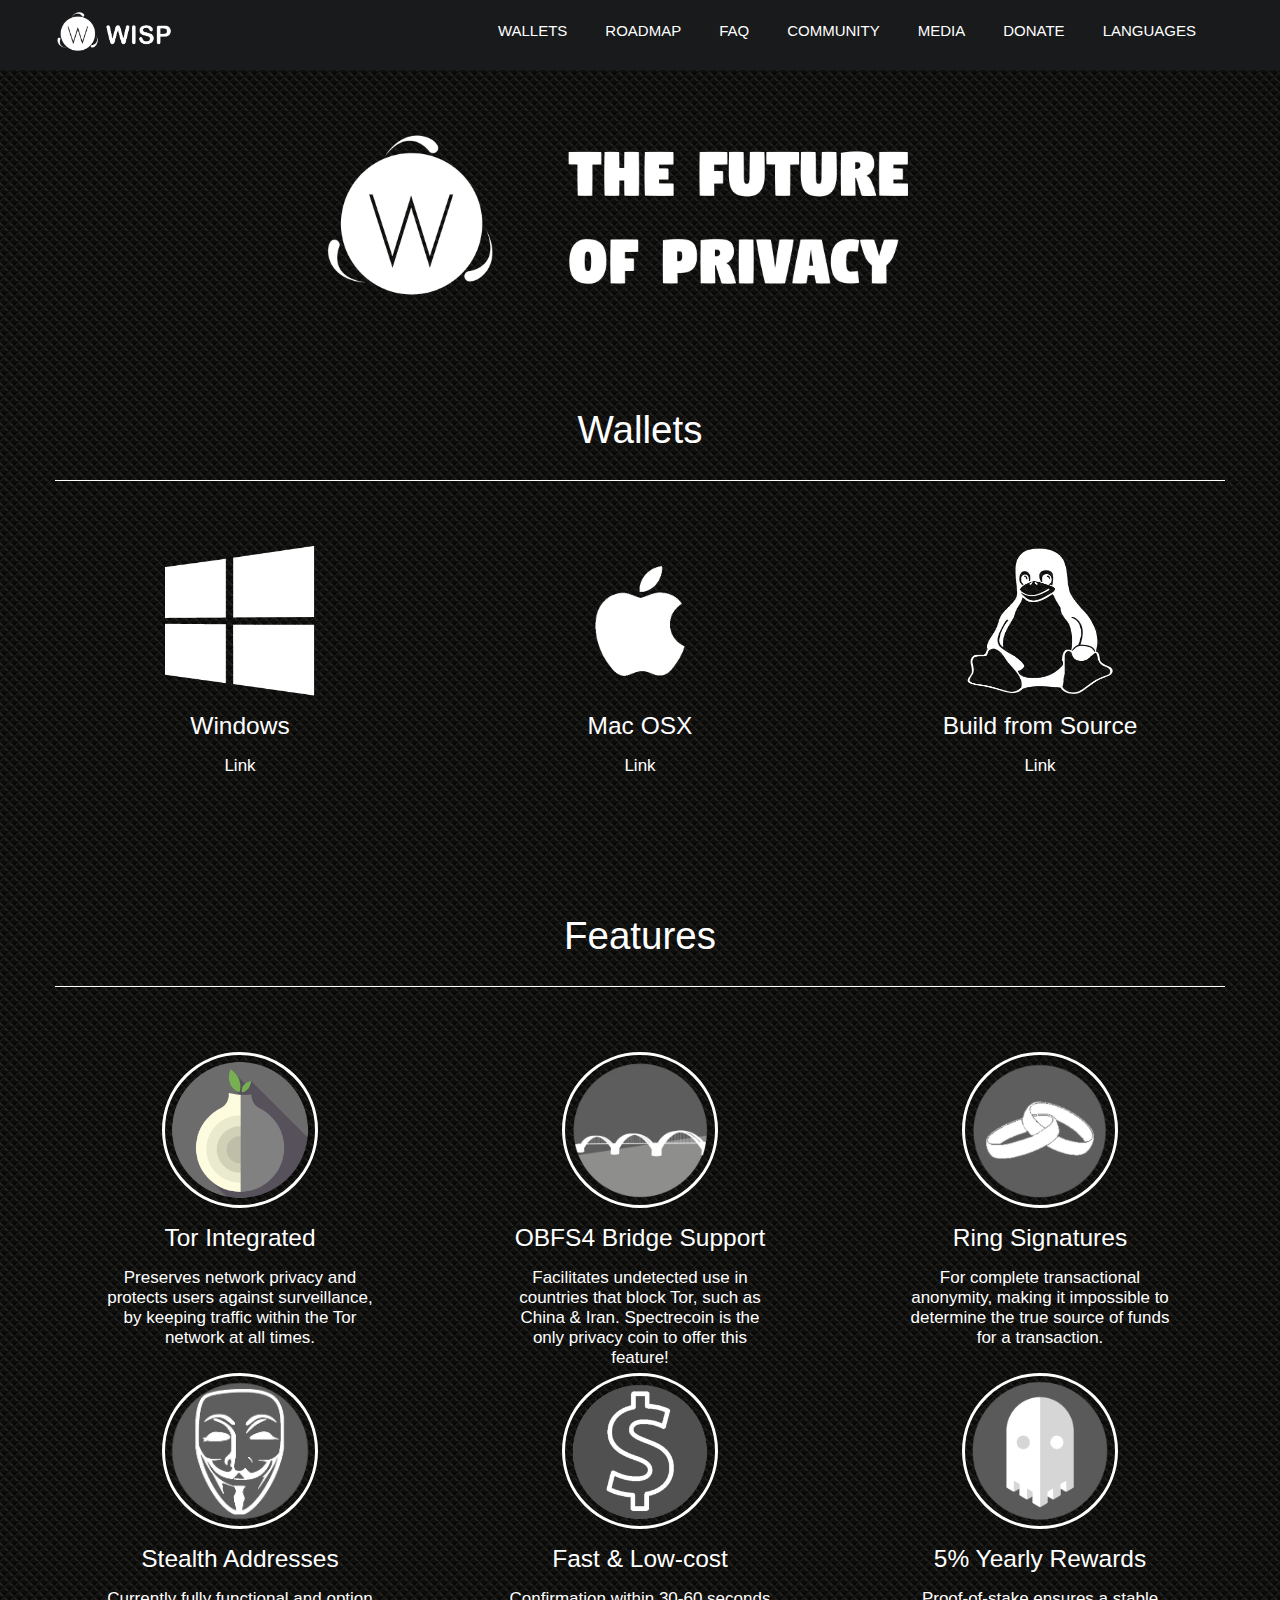
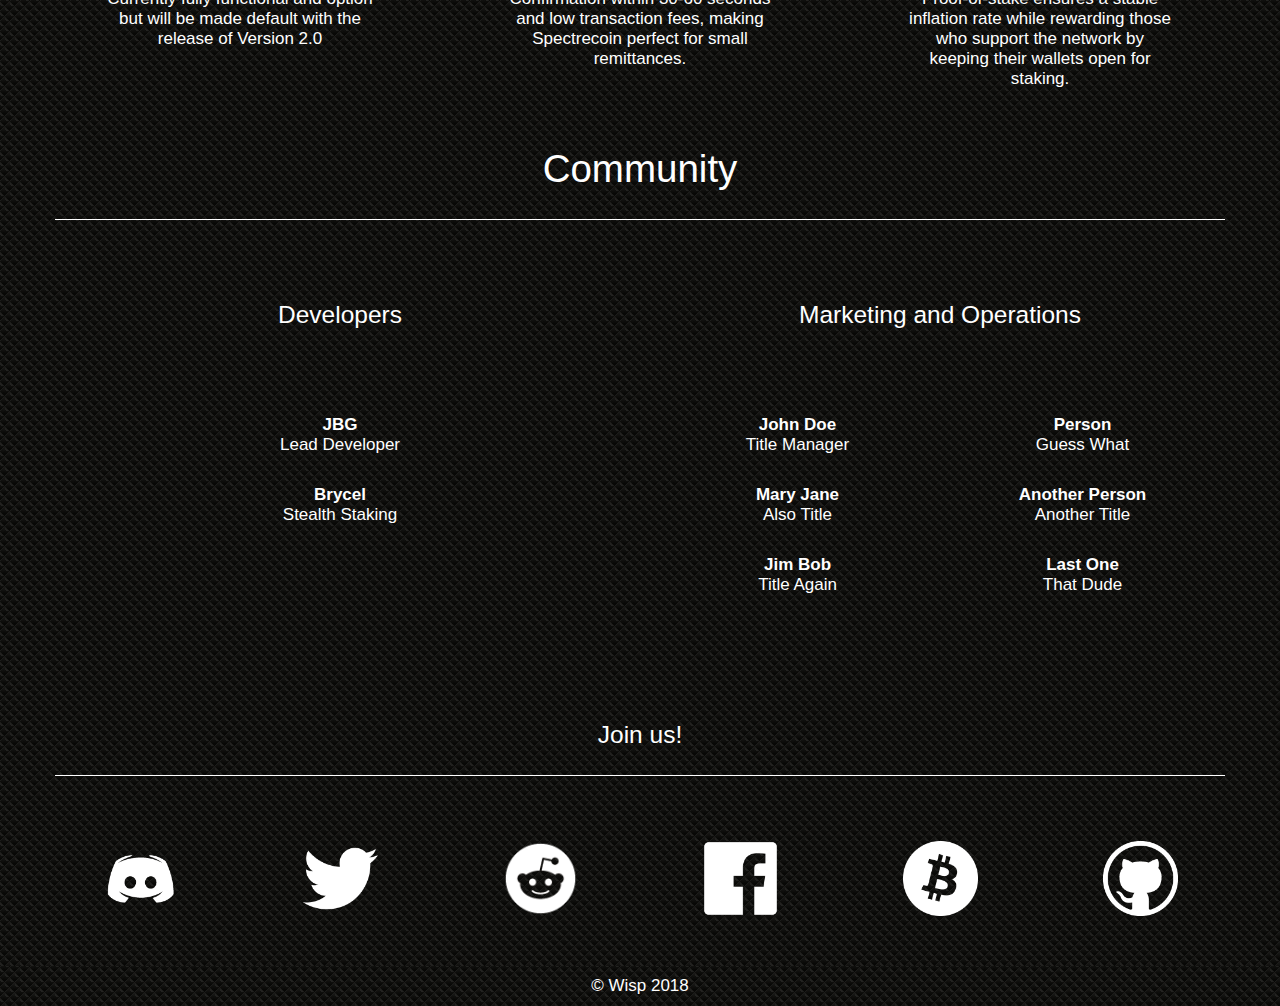
<file: skull/index.html>
<!DOCTYPE html>
<!--
 * Wisp Project Design
 * Author: Skull
 * Author URL: twitter.com/SkullRL
-->
<html lang="en">
    
    <head>
        <meta charset=utf-8>
        <meta name="viewport" content="width=device-width, initial-scale=1.0">
        <title>Wisp | The Future of Privacy</title>
	
        <!-- Load css styles -->
        <link rel="stylesheet" type="text/css" href="css/bootstrap.css" />
        <link rel="stylesheet" type="text/css" href="css/bootstrap-responsive.css"/>
        <link rel="stylesheet" type="text/css" href="css/style.css" />
        <link rel="stylesheet" type="text/css" href="css/jquery.cslider.css" />
        <link rel="stylesheet" type="text/css" href="css/jquery.bxslider.css" />
        <link rel="stylesheet" type="text/css" href="css/animate.css" />
		
        <!-- Fav and touch icons -->
        <link rel="apple-touch-icon-precomposed" sizes="144x144" href="images/ico/apple-touch-icon-144.png">
        <link rel="apple-touch-icon-precomposed" sizes="114x114" href="images/ico/apple-touch-icon-114.png">
        <link rel="apple-touch-icon-precomposed" sizes="72x72" href="images/apple-touch-icon-72.png">
        <link rel="apple-touch-icon-precomposed" href="images/ico/apple-touch-icon-57.png">
        <link rel="shortcut icon" href="images/ico/favicon.ico">
    </head>
    
    <body>
        <div class="navbar">
            <div class="navbar-inner">
                <div class="container">
                    <a href="index.html" class="brand">
                        <img src="images/navlogo.png" style="width: 120px; height: auto;" alt="Logo" />
                        <!-- This is website logo -->
                    </a>
                    <!-- Navigation button, visible on small resolution -->
                    <button type="button" class="btn btn-navbar" data-toggle="collapse" data-target=".nav-collapse">
                        <i class="icon-menu"></i>
                    </button>
                    <!-- Main navigation -->
                    <div class="nav-collapse collapse pull-right">
                        <ul class="nav" id="top-navigation">
							<li><a href="#wallets">Wallets</a></li>
                            <li><a href="Roadmap.html">Roadmap</a></li>
                            <li><a href="FAQ.html">FAQ</a></li>
                            <li><a href="#community">Community</a></li>
							<li><a href="#">Media</a></li>
                            <li><a href="#">Donate</a></li>
							<li><a href="#">Languages</a></li>
                        </ul>
                    </div>
                    <!-- End main navigation -->
                </div>
            </div>
        </div>

		<!-- This is the banner logo -->
		
		<div class="section primary-section" id="service">
            <div class="container">
                <!-- Logo -->
					<img style="display: block; margin-left:auto; margin-right:auto; width: 700px; margin-top:20px; height: auto" src="images/wisp_logo.png" alt="logo" />
            </div>
        </div>
		
		<!-- End banner logo -->
	
		
		<!-- Wallets -->
		
		<div class="section primary-section" id="wallets">
            <div class="container">
                <!-- Start title section -->
                <div class="title">
                    <h1>Wallets</h1>
                </div>
                <div class="row-fluid">
                    <div class="span4">
                        <div class="centered service">
                            <div class="square-border zoom-in">
                                <img class="img-square" src="images/windows.png" alt="service 1">
                            </div>
                            <h3>Windows</h3>
                            <p>Link</p>
                        </div>
                    </div>
                    <div class="span4">
                        <div class="centered service">
                            <div class="square-border zoom-in">
                                <img class="img-square" src="images/mac.png" alt="service 2" />
                            </div>
                            <h3>Mac OSX</h3>
                            <p>Link</p>
                        </div>
                    </div>
                    <div class="span4">
                        <div class="centered service">
                            <div class="square-border zoom-in">
                                <img class="img-square" src="images/linux.png" alt="service 3">
                            </div>
                            <h3>Build from Source</h3>
                            <p>Link</p>
                        </div>
                    </div>
                </div>
            </div>
        </div>
		
		
		
		
		
        <!-- Features section start -->
        <div class="section primary-section" id="features">
            <div class="container">
                <!-- Start title section -->
                <div class="title">
                    <h1>Features</h1>
                </div>
                <div class="row-fluid">
                    <div class="span4">
                        <div class="centered service">
                            <div class="circle-border zoom-in">
                                <img class="img-circle" src="images/torlogo2.png" alt="service 1">
                            </div>
                            <h3>Tor Integrated</h3>
                            <p>Preserves network privacy and protects users against surveillance, by keeping traffic within the Tor network at all times.</p>
                        </div>
                    </div>
                    <div class="span4">
                        <div class="centered service">
                            <div class="circle-border zoom-in">
                                <img class="img-circle" src="images/bridge.png" alt="service 2" />
                            </div>
                            <h3>OBFS4 Bridge Support</h3>
                            <p>Facilitates undetected use in countries that block Tor, such as China & Iran. Spectrecoin is the only privacy coin to offer this feature!</p>
                        </div>
                    </div>
                    <div class="span4">
                        <div class="centered service">
                            <div class="circle-border zoom-in">
                                <img class="img-circle" src="images/ring.png" alt="service 3">
                            </div>
                            <h3>Ring Signatures</h3>
                            <p>For complete transactional anonymity, making it impossible to determine the true source of funds for a transaction.</p>
                        </div>
						
                    </div>
                </div>
				<div class="row-fluid">
                    <div class="span4">
                        <div class="centered service">
                            <div class="circle-border zoom-in">
                                <img class="img-circle" src="images/anon.png" alt="service 1">
                            </div>
                            <h3>Stealth Addresses</h3>
                            <p>Currently fully functional and option but will be made default with the release of Version 2.0</p>
                        </div>
                    </div>
                    <div class="span4">
                        <div class="centered service">
                            <div class="circle-border zoom-in">
                                <img class="img-circle" src="images/dollar.png" alt="service 2" />
                            </div>
                            <h3>Fast & Low-cost</h3>
                            <p>Confirmation within 30-60 seconds and low transaction fees, making Spectrecoin perfect for small remittances.</p>
                        </div>
                    </div>
                    <div class="span4">
                        <div class="centered service">
                            <div class="circle-border zoom-in">
                                <img class="img-circle" src="images/ghost.png" alt="service 3">
                            </div>
                            <h3>5% Yearly Rewards</h3>
                            <p>Proof-of-stake ensures a stable inflation rate while rewarding those who support the network by keeping their wallets open for staking.</p>
                        </div>
						
                    </div>
                </div>
            </div>
        </div>
		
        <!-- Features section end -->
		
		
		
		 <!-- Community section start -->
		
		<div class="section primary-section" id="community">
            <div class="container">
                <!-- Start title section -->
                <div class="title">
                    <h1>Community</h1>
                </div>
                <div class="row-fluid">
                    <div class="span6">
                        <div class="centered service">
                            
                            <h3 style>Developers</u></h3>
							<p></p>
                            <p><strong>JBG</strong></br>Lead Developer</p>
							<p><strong>Brycel</strong></br>Stealth Staking</p>
                        </div>
                    </div>
                    <div class="span6">
                        <div class="centered service">
                            <h3>Marketing and Operations</h3>
							<p></p>
                            <div class="column">
							<p><strong>John Doe</strong></br>Title Manager</p>
							<p><strong>Mary Jane</strong></br>Also Title</p>
							<p><strong>Jim Bob</strong></br>Title Again</p>
							</div>
							<div class="column">
							<p><strong>Person</strong></br>Guess What</p>
							<p><strong>Another Person</strong></br>Another Title</p>
							<p><strong>Last One</strong></br>That Dude</p>
							</div>
                        </div>
                    </div>
                </div>
            </div>
        </div>
		
		 <!-- Community section end -->
		
        <!-- Join section start -->
        <div class="section primary-section">
            <div class="container">
                    <div class="title">
                        
                            <h3>Join us!</h3>
                        
                    </div>
					
					<div class="row-fluid">
						<div class="span2">
							<div class="centered join">
								<a href="https://www.discord.com">
									<img class="img-square" src="images/discord.png" alt="service 1">
								</a>
							</div>
						</div>
						
						<div class="span2">
							<div class="centered join">
								<a href="https://www.discord.com">
									<img class="img-square" src="images/twitter.png" alt="service 2">
								</a>
							</div>
						</div>
						
						<div class="span2">
							<div class="centered join">
								<a href="https://www.discord.com">
									<img class="img-square" src="images/reddit.png" alt="service 3">
								</a>
							</div>
						</div>
						
						<div class="span2">
							<div class="centered join">
								<a href="https://www.discord.com">
									<img class="img-square" src="images/facebook.png" alt="service 4">
								</a>
							</div>
						</div>
						
						<div class="span2">
							<div class="centered join">
								<a href="https://www.discord.com">
									<img class="img-square" src="images/bitcoin.png" alt="service 5">
								</a>
							</div>
						</div>
						
						<div class="span2">
							<div class="centered join">
								<a href="https://www.discord.com">
									<img class="img-square" src="images/github.png" alt="service 5">
								</a>
							</div>
						</div>
						
					</div>
                </div>
            </div>
        </div>
        <!-- Join section end -->
		
      
        <!-- Footer section start -->
        <div class="footer">
            <p>&copy; Wisp 2018</a></p>
        </div>
        <!-- Footer section end -->
		
		
        <!-- ScrollUp button start -->
        <div class="scrollup">
            <a href="#">
                <i class="icon-up-open"></i>
            </a>
        </div>
        <!-- ScrollUp button end -->
		
        <!-- Include javascript -->
        <script src="js/jquery.js"></script>
        <script type="text/javascript" src="js/jquery.mixitup.js"></script>
        <script type="text/javascript" src="js/bootstrap.js"></script>
        <script type="text/javascript" src="js/modernizr.custom.js"></script>
        <script type="text/javascript" src="js/jquery.bxslider.js"></script>
        <script type="text/javascript" src="js/jquery.cslider.js"></script>
        <script type="text/javascript" src="js/jquery.placeholder.js"></script>
        <script type="text/javascript" src="js/jquery.inview.js"></script>
		
	
        <!-- css3-mediaqueries.js for IE8 or older -->
        <!--[if lt IE 9]>
            <script src="js/respond.min.js"></script>
        <![endif]-->
        
    </body>
</html>
</file>
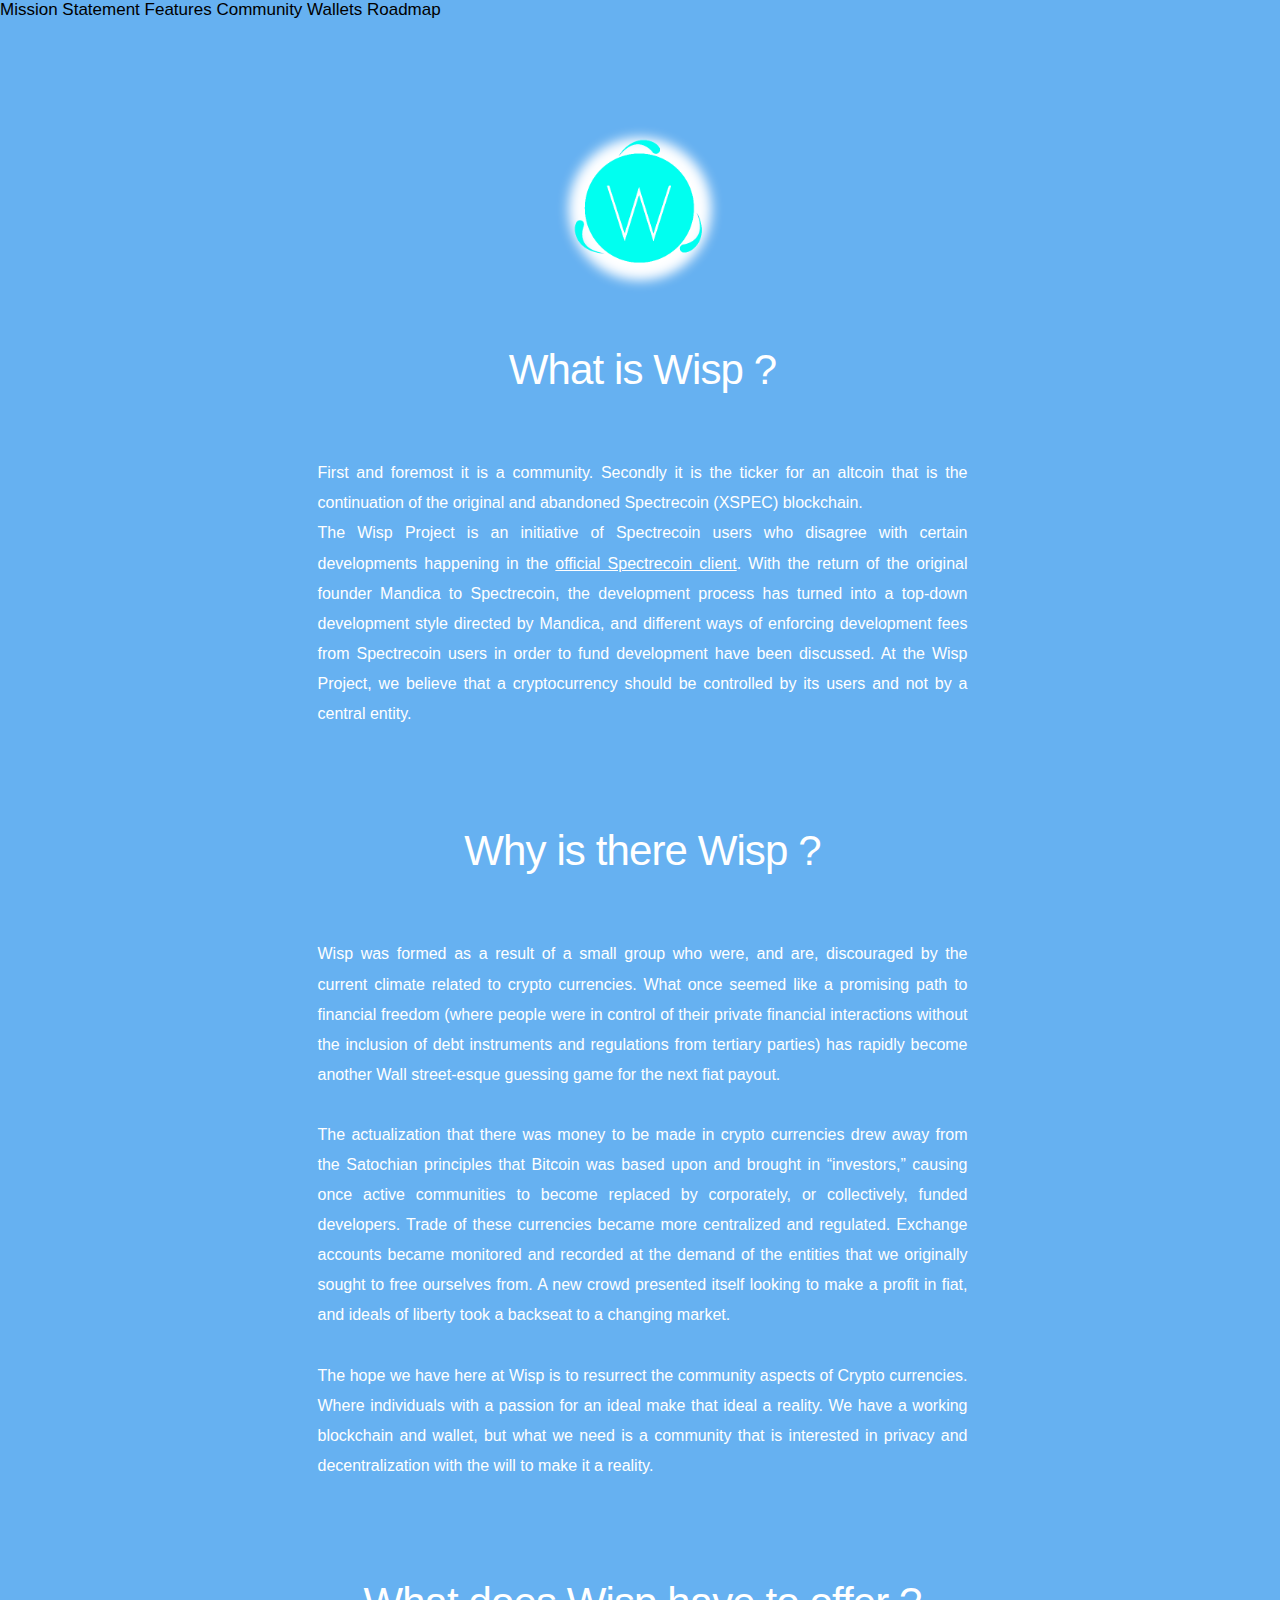
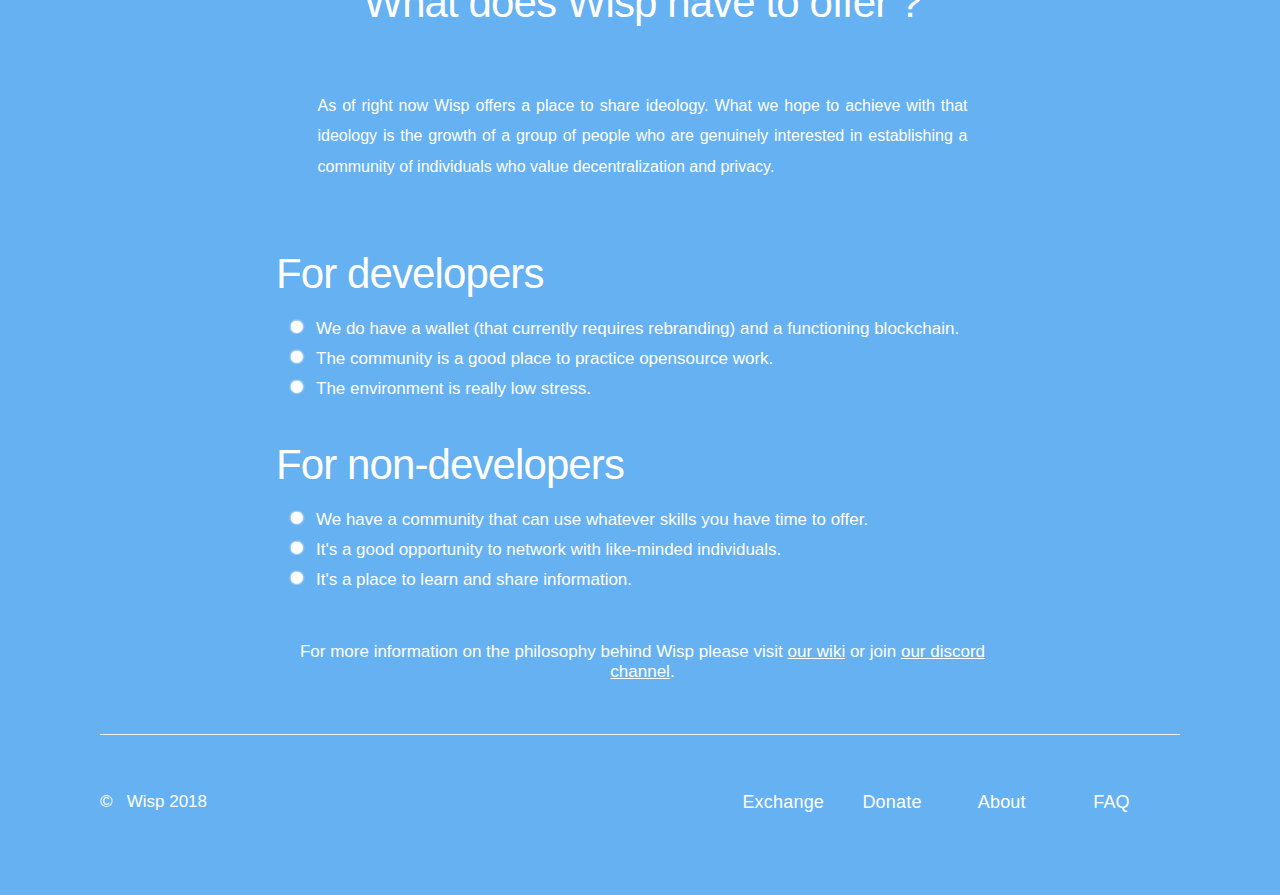
<file: about.html>
<!DOCTYPE html>
<html  class="no-js" lang="en">

<head>
  <meta charset="UTF-8">
  <title>Wisp anonymous cryptocurrency</title>
  <meta name="description" content="An alternative, open-source, wallet for the SpectreCoin anonymous cryptocurrency.">
  <meta name="keywords" content="wisp, anonymous, spectrecoin, xspec, digital, currency, proof of stake, cryptocurrency">
  <meta property="og:title" content="Wisp: About"/>
  <meta property="og:description" content="About [on the about Wisp page, a digital currency that is secure, private, and untraceable]">
  <meta property="og:image" content="https://wispproject.com/img/home/logoo.png">
  <meta property="og:site_name" content="wispproject.com, The Wisp Project">
  <meta property="og:url" content="https://wispproject.com/index.html">
  <meta property="og:type" content="website">
<meta name="viewport" content="width=device-width, user-scalable=no, initial-scale=1.0, maximum-scale=1.0, minimum-scale=1.0">
     <link rel="stylesheet" href="css/bootstrap.min.css">
      <link rel="stylesheet" href="css/style.css">
  <link rel='stylesheet prefetch' href='https://code.ionicframework.com/ionicons/2.0.1/css/ionicons.min.css'>
<link rel="stylesheet" href="css/style3.css">
<link rel="stylesheet" href="css/style2.css">
<link rel="stylesheet" href="css/style4.css">

<link rel="apple-touch-icon" sizes="57x57" href="/img/icons/apple-icon-57x57.png">
<link rel="apple-touch-icon" sizes="60x60" href="/img/icons/apple-icon-60x60.png">
<link rel="apple-touch-icon" sizes="72x72" href="/img/icons/apple-icon-72x72.png">
<link rel="apple-touch-icon" sizes="76x76" href="/img/icons/apple-icon-76x76.png">
<link rel="apple-touch-icon" sizes="114x114" href="/img/icons/apple-icon-114x114.png">
<link rel="apple-touch-icon" sizes="120x120" href="/img/icons/apple-icon-120x120.png">
<link rel="apple-touch-icon" sizes="144x144" href="/img/icons/apple-icon-144x144.png">
<link rel="apple-touch-icon" sizes="152x152" href="/img/icons/apple-icon-152x152.png">
<link rel="apple-touch-icon" sizes="180x180" href="/img/icons/apple-icon-180x180.png">
<link rel="icon" type="image/png" sizes="192x192"  href="/img/icons/android-icon-192x192.png">
<link rel="icon" type="image/png" sizes="32x32" href="/img/icons/favicon-32x32.png">
<link rel="icon" type="image/png" sizes="96x96" href="/img/icons/favicon-96x96.png">
<link rel="icon" type="image/png" sizes="16x16" href="/img/icons/favicon-16x16.png">
<link rel="manifest" href="/manifest.json">
<meta name="msapplication-TileColor" content="#ffffff">
<meta name="msapplication-TileImage" content="/img/icons/ms-icon-144x144.png">
<meta name="theme-color" content="#ffffff">

          <link rel="stylesheet" href="css/main.css">
  
</head>

<body style="background: #66b1f1">



  
  <script>window.jQuery || document.write('<script src="js/vendor/jquery-3.2.1.min.js"><\/script>')</script>

<script src="js/vendor/modernizr-3.5.0.min.js"></script>



<script src="js/main.js"></script>
<noscript>
    <style type="text/css">
      #heyou:hover + .main-nav 
      {
        visibility: visible;
      }
      .main-nav:hover
      {
        visibility: visible;
      }
    </style>
</noscript>

        <!--    <div class="hee" style="background-image: url('test.png');"></div></div>  -->
          <section class="et-hero-tabss" style="padding-bottom: 5vw; background: #66b1f1">
    <div class="et-hero-tabs-container et-hero-tabs-container--top">
        <a class="et-hero-tabb" href="/" style="background-image: url('img/home/logoblue.png'); "></a>
      <a class="et-hero-tabbb" href="/index.html#mission">Mission Statement</a>
      <a class="et-hero-tabbb" href="/index.html#features">Features</a>
      <a class="et-hero-tabbb" href="/index.html#community">Community</a>
      <a class="et-hero-tabbb" href="/index.html#wallets">Wallets</a>
      <a class="et-hero-tabbb" href="/roadmap.html">Roadmap</a>
      <a style="background-image: url('img/bars.png'); background-size: contain; background-repeat: no-repeat; background-position: center center; cursor: pointer;" class="icon nav-toggle" id="heyou"></a>


            <div class=" main-nav" >
     
                    <ul class="active" id="nav-menu">
                        <li><a href="/index.html#mission">Mission Statement</a></li>
                        <li><a href="/index.html#features">Features</a></li>
                        <li><a href="/index.html#community">Community</a></li>
                        <li><a href="/index.html#wallets">Wallets</a></li>
                        <li><a href="/roadmap.html">Roadmap</a></li>
                    </ul>
          
            </div>
      <span class="et-hero-tab-slider"></span>
    </div>
  </section>

  <!-- Main -->

  <script src='https://cdnjs.cloudflare.com/ajax/libs/jquery/3.1.0/jquery.min.js'></script>

  

    <script  src="js/index.js"></script>

     <div class="section1">
      <img src="img/home/Glowing_Wisp_Logo.png" height="250" style="padding-top:40px;padding-bottom:40px"> 
            <div class="section3-home-header">
                             <div class="section3-home-content" style="padding-top:10px">
                <h3 class="section1-subheading" style="color: #fff">What is Wisp ?</h3>
                <p class="section3-home-text" style="text-align: justify;color: #fff"><br>First and foremost it is a community. Secondly it is the ticker for an altcoin that is the continuation of the original and abandoned Spectrecoin (XSPEC) blockchain.<br>The Wisp Project is an initiative of Spectrecoin users who disagree with certain developments happening in the <a href="https://github.com/spectrecoin/spectre" style="color: #fff"><u>official Spectrecoin client</u></a>. With the return of the original founder Mandica to Spectrecoin, the development process has turned into a top-down development style directed by Mandica, and different ways of enforcing development fees from Spectrecoin users in order to fund development have been discussed. At the Wisp Project, we believe that a cryptocurrency should be controlled by its users and not by a central entity.<br><br><br></p>

     
  
              </div>
            </div>
         </div>

    <div class="section1">
<div class="section3-home-header">
                             <div class="section3-home-content" style="padding-top:10px">
                <h3 class="section1-subheading" style="color: #fff">Why is there Wisp ?</h3>
                <p class="section3-home-text" style="text-align: justify;color: #fff"><br>Wisp was formed as a result of a small group who were, and are, discouraged by the current climate related to crypto currencies.  What once seemed like a promising path to financial freedom (where people were in control of their private financial interactions without the inclusion of debt instruments and regulations from tertiary parties) has rapidly become another Wall street-esque guessing game for the next fiat payout.<br><br>
	The actualization that there was money to be made in crypto currencies drew away from the Satochian principles that Bitcoin was based upon and brought in “investors,” causing once active communities to become replaced by corporately, or collectively, funded developers.  Trade of these currencies became more centralized and regulated. Exchange accounts became monitored and recorded at the demand of the entities that we originally sought to free ourselves from.  A new crowd presented itself looking to make a profit in fiat, and ideals of liberty took a backseat to a changing market.<br><br>
	The hope we have here at Wisp is to resurrect the community aspects of Crypto currencies.  Where individuals with a passion for an ideal make that ideal a reality.  We have a working blockchain and wallet, but what we need is a community that is interested in privacy and decentralization with the will to make it a reality.<br><br><br></p>

     
  
              </div>
            </div>
         </div>

             <div class="section1">
<div class="section3-home-header">
                             <div class="section3-home-content" style="padding-top:10px">
                <h3 class="section1-subheading" style="color: #fff">What does Wisp have to offer ?</h3>
                <p class="section3-home-text" style="text-align: justify;color: #fff"><br>As of right now Wisp offers a place to share ideology.  What we hope to achieve with that ideology is the growth of a group of people who are genuinely interested in establishing a community of individuals who value decentralization and privacy.<br><br></p>
              </div>
            </div>
         </div>

             <div class="section1">
<div class="section3-home-header">
                             <div class="section3-home-content" style="padding-top:10px">
                <h3 class="section1-subheading" style="text-align: left;color: #fff">For developers</h3>
                <ul style="text-align: left;color: #fff;display: block;list-style-image: url('img/home/bulletpoint.png');">
  <li >We do have a wallet (that currently requires rebranding) and a functioning blockchain.</li>
  <li>The community is a good place to practice opensource work.</li>
  <li>The environment is really low stress.</li>
</ul>
<br>
              </div>
            </div>
         </div>
              <div class="section1">
<div class="section3-home-header">
                             <div class="section3-home-content" style="padding-top:10px">
                <h3 class="section1-subheading" style="text-align: left;color: #fff">For non-developers</h3>
                <ul style="text-align: left;color: #fff;display: block;list-style-image: url('img/home/bulletpoint.png');">
  <li >We have a community that can use whatever skills you have time to offer.</li>
  <li>It's a good opportunity to network with like-minded individuals.</li>
  <li>It's a place to learn and share information.</li>
</ul>
 <p style="text-align: center;color: #fff;padding-top:35px;padding-bottom:35px">For more information on the philosophy behind Wisp please visit <a href="https://github.com/wispproject/doc/wiki" style="color: #fff"><u>our wiki</u></a> or join <a href="https://discord.gg/ZaFHVvH" style="color: #fff"><u>our discord channel</u></a>.</p>
              </div>
            </div>
         </div>
  <script src='https://cdnjs.cloudflare.com/ajax/libs/jquery/3.1.0/jquery.min.js'></script>
    <footer style="background: #66b1f1">

        <div class="container">

            <div class="row">

                <div class="col-sm-7 footer-logo-container hidden-xs">
          
                    <div class="footer-menu list-unstyled" style="color: #fff">&copy; &nbsp; Wisp 2018</div>
                </div><!-- /.col-sm-7 -->

                <div class="col-sm-5 footer-links-container">

                    <div class="row">

                        <div class="col-xs-3">
                            <ul class="footer-menu list-unstyled">
                                <li class="footer-menu-link"><a class="footer-menu-link" href="/exchange.html" style="color: #fff">Exchange</a> </li>
                  
                            </ul>
                        </div><!-- /.col-xs-3 -->

                        <div class="col-xs-3">
                            <ul class="footer-menu list-unstyled">
                                <li class="footer-menu-link"><a class="footer-menu-link" href="/donate.html" style="color: #fff">Donate</a> </li>
           
                            </ul>
                        </div><!-- /.col-xs-3 -->

                            <div class="col-xs-3">
                            <ul class="footer-menu list-unstyled">
                                <li class="footer-menu-link"><a class="footer-menu-link" href="/about.html" style="color: #fff">About</a> </li>
               
                            </ul>
                        </div><!-- /.col-xs-4 -->
                        <div class="col-xs-3">
                            <ul class="footer-menu list-unstyled">
                                <li class="footer-menu-link"><a class="footer-menu-link" href="/faq.html" style="color: #fff">FAQ</a> </li>
               
                            </ul>
                        </div><!-- /.col-xs-3 -->


                    </div><!-- /.row -->

                </div><!-- /.col-sm-5 -->

            </div><!-- /.row -->

            <div class="footer-logo-container-mobile visible-xs">
      
                <p class="footer-copyright" style="color: #fff">&copy; &nbsp; Wisp 2018</p>
            </div><!-- /.footer-logo-container-mobile -->

        </div><!-- /.container -->

    </footer>

    <div id="mobile-nav-overlay" class="overlay"></div>

</div>
        <script  src="js/indexx.js"></script>

</body>

</html>
</file>
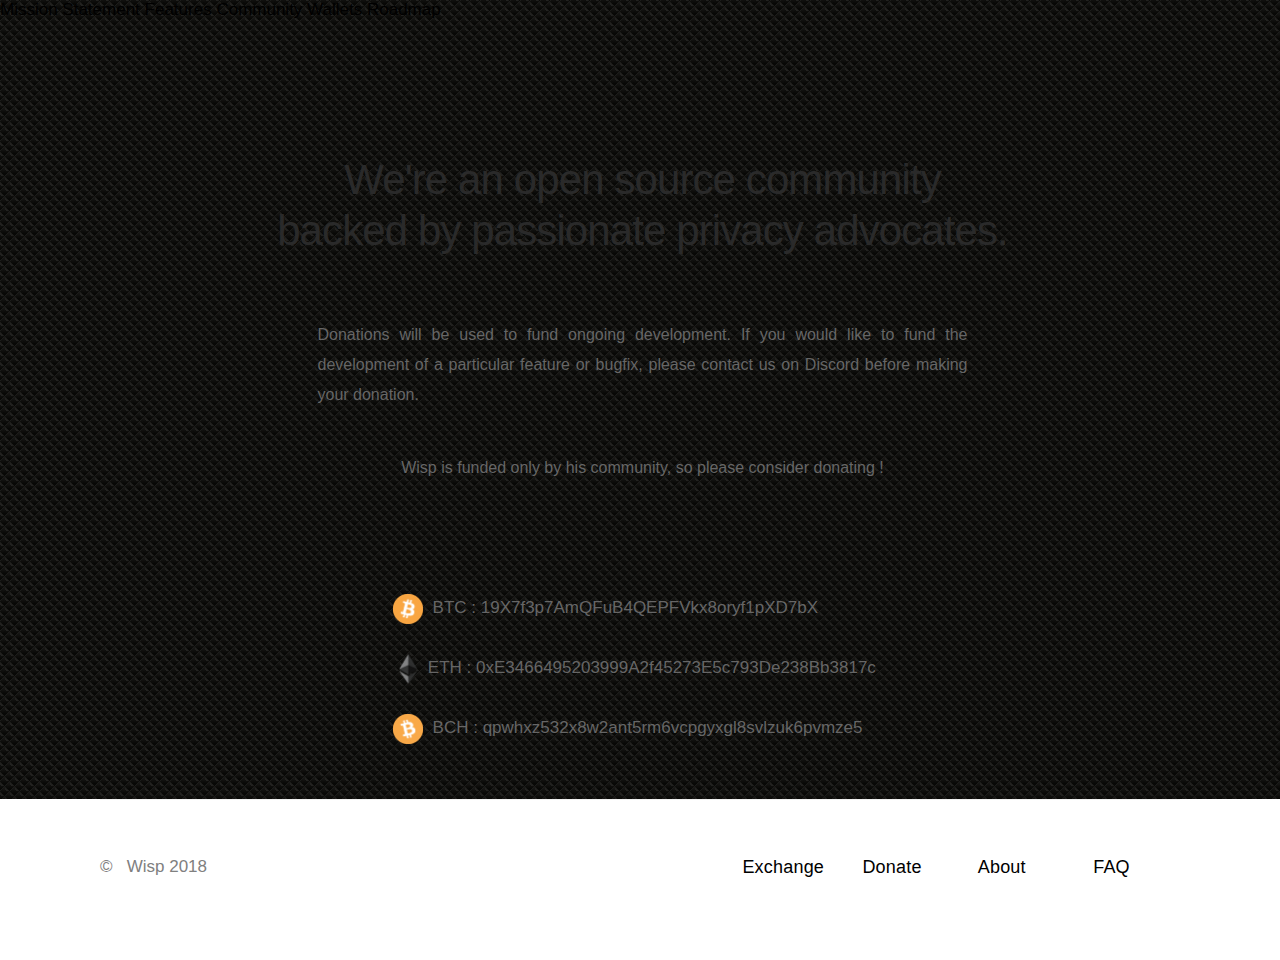
<file: donate.html>
<!DOCTYPE html>
<html  class="no-js" lang="en" >

<head>
  <meta charset="UTF-8">
  <title>Wisp anonymous cryptocurrency</title>
  <meta name="description" content="An alternative, open-source, wallet for the SpectreCoin anonymous cryptocurrency.">
  <meta name="keywords" content="wisp, anonymous, spectrecoin, xspec, digital, currency, proof of stake, cryptocurrency">
  <meta property="og:title" content="Wisp: Donate"/>
  <meta property="og:description" content="Donate [on the donation page of Wisp, a digital currency that is secure, private, and untraceable]">
  <meta property="og:image" content="https://wispproject.com/img/home/logoo.png">
  <meta property="og:site_name" content="wispproject.com, The Wisp Project">
  <meta property="og:url" content="https://wispproject.com/index.html">
  <meta property="og:type" content="website">
<meta name="viewport" content="width=device-width, user-scalable=no, initial-scale=1.0, maximum-scale=1.0, minimum-scale=1.0">
      <link rel="stylesheet" href="css/bootstrap.min.css">
      <link rel="stylesheet" href="css/style.css">
  <link rel='stylesheet prefetch' href='https://code.ionicframework.com/ionicons/2.0.1/css/ionicons.min.css'>
<link rel="stylesheet" href="css/style3.css">
<link rel="stylesheet" href="css/style2.css">
<link rel="stylesheet" href="css/style4.css">
<link rel="apple-touch-icon" sizes="57x57" href="/img/icons/apple-icon-57x57.png">
<link rel="apple-touch-icon" sizes="60x60" href="/img/icons/apple-icon-60x60.png">
<link rel="apple-touch-icon" sizes="72x72" href="/img/icons/apple-icon-72x72.png">
<link rel="apple-touch-icon" sizes="76x76" href="/img/icons/apple-icon-76x76.png">
<link rel="apple-touch-icon" sizes="114x114" href="/img/icons/apple-icon-114x114.png">
<link rel="apple-touch-icon" sizes="120x120" href="/img/icons/apple-icon-120x120.png">
<link rel="apple-touch-icon" sizes="144x144" href="/img/icons/apple-icon-144x144.png">
<link rel="apple-touch-icon" sizes="152x152" href="/img/icons/apple-icon-152x152.png">
<link rel="apple-touch-icon" sizes="180x180" href="/img/icons/apple-icon-180x180.png">
<link rel="icon" type="image/png" sizes="192x192"  href="/img/icons/android-icon-192x192.png">
<link rel="icon" type="image/png" sizes="32x32" href="/img/icons/favicon-32x32.png">
<link rel="icon" type="image/png" sizes="96x96" href="/img/icons/favicon-96x96.png">
<link rel="icon" type="image/png" sizes="16x16" href="/img/icons/favicon-16x16.png">
<link rel="manifest" href="/manifest.json">
<meta name="msapplication-TileColor" content="#ffffff">
<meta name="msapplication-TileImage" content="/img/icons/ms-icon-144x144.png">
<meta name="theme-color" content="#ffffff">


          <link rel="stylesheet" href="css/main.css">
  
</head>

<body>



  
  <script>window.jQuery || document.write('<script src="js/vendor/jquery-3.2.1.min.js"><\/script>')</script>

<script src="js/vendor/modernizr-3.5.0.min.js"></script>



<script src="js/main.js"></script>
<noscript>
    <style type="text/css">
      #heyou:hover + .main-nav 
      {
        visibility: visible;
      }
      .main-nav:hover
      {
        visibility: visible;
      }
    </style>
</noscript>

        <!--    <div class="hee" style="background-image: url('test.png');"></div></div>  -->
          <section class="et-hero-tabss" style="padding-bottom: 5vw;">
    <div class="et-hero-tabs-container et-hero-tabs-container--top">
        <a class="et-hero-tabb" href="/" style="background-image: url('img/home/logoblue.png'); "></a>
      <a class="et-hero-tabbb" href="/index.html#mission">Mission Statement</a>
      <a class="et-hero-tabbb" href="/index.html#features">Features</a>
      <a class="et-hero-tabbb" href="/index.html#community">Community</a>
      <a class="et-hero-tabbb" href="/index.html#wallets">Wallets</a>
      <a class="et-hero-tabbb" href="/roadmap.html">Roadmap</a>
      <a style="background-image: url('img/bars.png'); background-size: contain; background-repeat: no-repeat; background-position: center center; cursor: pointer;" class="icon nav-toggle" id="heyou"></a>


            <div class=" main-nav" >
     
                    <ul class="active" id="nav-menu">
                        <li><a href="/index.html#mission">Mission Statement</a></li>
                        <li><a href="/index.html#features">Features</a></li>
                        <li><a href="/index.html#community">Community</a></li>
                        <li><a href="/index.html#wallets">Wallets</a></li>
                        <li><a href="/roadmap.html">Roadmap</a></li>
                    </ul>
          
            </div>
      <span class="et-hero-tab-slider"></span>
    </div>
  </section>

  <!-- Main -->

  <script src='https://cdnjs.cloudflare.com/ajax/libs/jquery/3.1.0/jquery.min.js'></script>

  

    <script  src="js/index.js"></script>

     <div class="section1">
            <div class="section3-home-header">
                             <div class="section3-home-content">
                <h3 class="section1-subheading">We're an open source community <br>backed by passionate privacy advocates.</h3>
                <p class="section3-home-text" style="text-align:justify"><br>Donations will be used to fund ongoing development. If you would like to fund the development of a particular feature or bugfix, please contact us on Discord before making your donation.<br></p>
 <p class="section3-home-text">Wisp is funded only by his community, so please consider donating !<br><br></p>
     
                        <ul class="social-media-icon-list" style="padding-top: 40px;">
                            <li class="social-icon" style="margin-left: 0; padding-top: 15px; padding-bottom: 15px;"><a><img class="social-img" src="img/bitcoin.png" alt="Bitcoin"></a>&nbsp;&nbsp;BTC : 19X7f3p7AmQFuB4QEPFVkx8oryf1pXD7bX</li><br>
                            <li class="social-icon" style="margin-left: 0;padding-top: 15px; padding-bottom: 15px;"><a><img class="social-img" src="img/ethereum.png" alt="Ethereum"></a>&nbsp;ETH : 0xE3466495203999A2f45273E5c793De238Bb3817c</li><br>
                            <li class="social-icon" style="margin-left: 0;padding-top: 15px; padding-bottom: 55px;"><a><img class="social-img" src="img/bitcoincash.png" alt="Bitcoin cash"></a>&nbsp;&nbsp;BCH : qpwhxz532x8w2ant5rm6vcpgyxgl8svlzuk6pvmze5</li><br>
                        </ul>

              </div>
            </div>
         </div>


 
  <script src='https://cdnjs.cloudflare.com/ajax/libs/jquery/3.1.0/jquery.min.js'></script>
    <footer>

        <div class="container">

            <div class="row">

                <div class="col-sm-7 footer-logo-container hidden-xs">
          
                    <div class="footer-menu list-unstyled">&copy; &nbsp; Wisp 2018</div>
                </div><!-- /.col-sm-7 -->

                <div class="col-sm-5 footer-links-container">

                    <div class="row">
                        <div class="col-xs-3">
                            <ul class="footer-menu list-unstyled">
                                <li class="footer-menu-link"><a class="footer-menu-link" href="/exchange.html">Exchange</a> </li>
                  
                            </ul>
                        </div><!-- /.col-xs-3 -->

                        <div class="col-xs-3">
                            <ul class="footer-menu list-unstyled">
                                <li class="footer-menu-link"><a class="footer-menu-link" href="/donate.html">Donate</a> </li>
           
                            </ul>
                        </div><!-- /.col-xs-3 -->

                            <div class="col-xs-3">
                            <ul class="footer-menu list-unstyled">
                                <li class="footer-menu-link"><a class="footer-menu-link" href="/about.html">About</a> </li>
               
                            </ul>
                        </div><!-- /.col-xs-4 -->
                        <div class="col-xs-3">
                            <ul class="footer-menu list-unstyled">
                                <li class="footer-menu-link"><a class="footer-menu-link" href="/faq.html">FAQ</a> </li>
               
                            </ul>
                        </div><!-- /.col-xs-3 -->

                    </div><!-- /.row -->

                </div><!-- /.col-sm-5 -->

            </div><!-- /.row -->

            <div class="footer-logo-container-mobile visible-xs">
      
                <p class="footer-copyright">&copy; &nbsp; Wisp 2018</p>
            </div><!-- /.footer-logo-container-mobile -->

        </div><!-- /.container -->

    </footer>

    <div id="mobile-nav-overlay" class="overlay"></div>

</div>
        <script  src="js/indexx.js"></script>

</body>

</html>
</file>
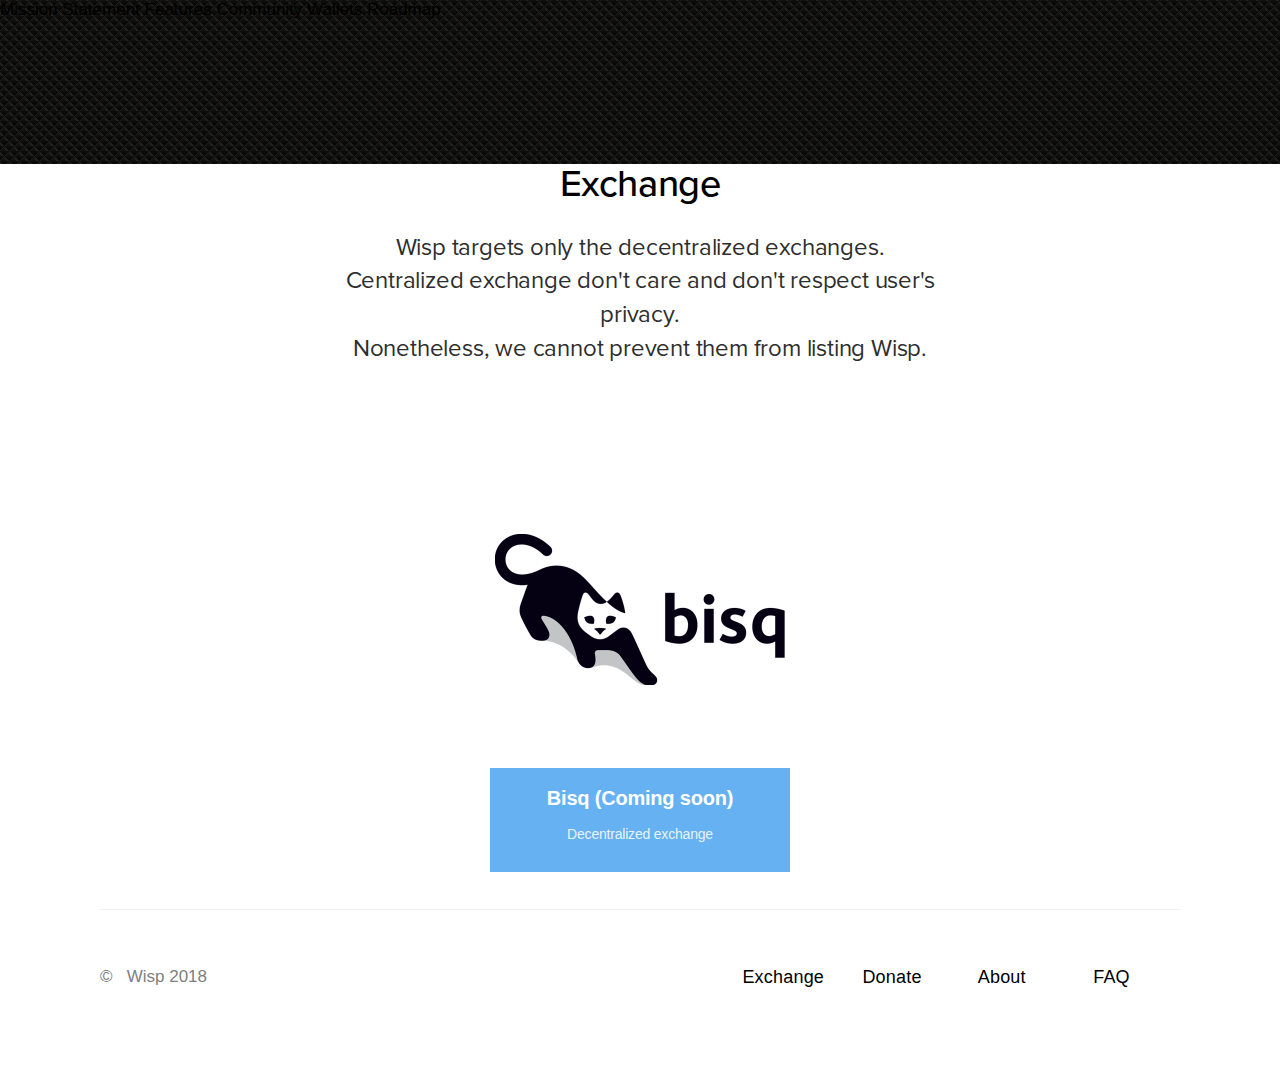
<file: exchange.html>
<!DOCTYPE html>
<html  class="no-js" lang="en" >

<head>
  <meta charset="UTF-8">
  <title>Wisp anonymous cryptocurrency</title>
  <meta name="description" content="An alternative, open-source, wallet for the SpectreCoin anonymous cryptocurrency.">
  <meta name="keywords" content="wisp, anonymous, spectrecoin, xspec, digital, currency, proof of stake, cryptocurrency">
  <meta property="og:title" content="Wisp: Exchange"/>
  <meta property="og:description" content="Exchange [on the exchange page of Wisp, a digital currency that is secure, private, and untraceable]">
  <meta property="og:image" content="https://wispproject.com/img/home/logoo.png">
  <meta property="og:site_name" content="wispproject.com, The Wisp Project">
  <meta property="og:url" content="https://wispproject.com/index.html">
  <meta property="og:type" content="website">
<meta name="viewport" content="width=device-width, user-scalable=no, initial-scale=1.0, maximum-scale=1.0, minimum-scale=1.0">
      <link rel="stylesheet" href="css/bootstrap.min.css">
      <link rel="stylesheet" href="css/style.css">
<link rel="stylesheet" href="css/style3.css">
<link rel="stylesheet" href="css/style2.css">
<link rel="stylesheet" href="css/style4.css">
<link rel="apple-touch-icon" sizes="57x57" href="/img/icons/apple-icon-57x57.png">
<link rel="apple-touch-icon" sizes="60x60" href="/img/icons/apple-icon-60x60.png">
<link rel="apple-touch-icon" sizes="72x72" href="/img/icons/apple-icon-72x72.png">
<link rel="apple-touch-icon" sizes="76x76" href="/img/icons/apple-icon-76x76.png">
<link rel="apple-touch-icon" sizes="114x114" href="/img/icons/apple-icon-114x114.png">
<link rel="apple-touch-icon" sizes="120x120" href="/img/icons/apple-icon-120x120.png">
<link rel="apple-touch-icon" sizes="144x144" href="/img/icons/apple-icon-144x144.png">
<link rel="apple-touch-icon" sizes="152x152" href="/img/icons/apple-icon-152x152.png">
<link rel="apple-touch-icon" sizes="180x180" href="/img/icons/apple-icon-180x180.png">
<link rel="icon" type="image/png" sizes="192x192"  href="/img/icons/android-icon-192x192.png">
<link rel="icon" type="image/png" sizes="32x32" href="/img/icons/favicon-32x32.png">
<link rel="icon" type="image/png" sizes="96x96" href="/img/icons/favicon-96x96.png">
<link rel="icon" type="image/png" sizes="16x16" href="/img/icons/favicon-16x16.png">
<link rel="manifest" href="/manifest.json">
<meta name="msapplication-TileColor" content="#ffffff">
<meta name="msapplication-TileImage" content="/img/icons/ms-icon-144x144.png">
<meta name="theme-color" content="#ffffff">


          <link rel="stylesheet" href="css/main.css">
  
</head>

<body>



  
  <script>window.jQuery || document.write('<script src="js/vendor/jquery-3.2.1.min.js"><\/script>')</script>

<script src="js/vendor/modernizr-3.5.0.min.js"></script>



<script src="js/main.js"></script>
<noscript>
    <style type="text/css">
      #heyou:hover + .main-nav 
      {
        visibility: visible;
      }
      .main-nav:hover
      {
        visibility: visible;
      }
    </style>
</noscript>


        <!--    <div class="hee" style="background-image: url('test.png');"></div></div>  -->
          <section class="et-hero-tabss" style="padding-bottom: 5vw;">
    <div class="et-hero-tabs-container et-hero-tabs-container--top">
        <a class="et-hero-tabb" href="/" style="background-image: url('img/home/logoblue.png'); "></a>
      <a class="et-hero-tabbb" href="/index.html#mission">Mission Statement</a>
      <a class="et-hero-tabbb" href="/index.html#features">Features</a>
      <a class="et-hero-tabbb" href="/index.html#community">Community</a>
      <a class="et-hero-tabbb" href="/index.html#wallets">Wallets</a>
      <a class="et-hero-tabbb" href="/roadmap.html">Roadmap</a>
      <a style="background-image: url('img/bars.png'); background-size: contain; background-repeat: no-repeat; background-position: center center; cursor: pointer;" class="icon nav-toggle" id="heyou"></a>


            <div class=" main-nav" >
     
                    <ul class="active" id="nav-menu">
                        <li><a href="/index.html#mission">Mission Statement</a></li>
                        <li><a href="/index.html#features">Features</a></li>
                        <li><a href="/index.html#community">Community</a></li>
                        <li><a href="/index.html#wallets">Wallets</a></li>
                        <li><a href="/roadmap.html">Roadmap</a></li>
                    </ul>
          
            </div>
      <span class="et-hero-tab-slider"></span>
    </div>
  </section>

  <!-- Main -->

  <script src='https://cdnjs.cloudflare.com/ajax/libs/jquery/3.1.0/jquery.min.js'></script>

  

    <script  src="js/index.js"></script>



    <div class="team-content">
        <div class="team-text">
            <h1 class="roadmap-main-title">Exchange</h1>
            <p class="roadmap-paragraph">Wisp targets only the decentralized exchanges. <br>Centralized exchange don't care and don't respect user's privacy.<br> Nonetheless, we cannot prevent them from listing Wisp.</p>
        </div>

        <div class="team-people">
            <a href="https://www.bisq.network/" target="_blank" style=" text-decoration: none;"><div class="team-member" style="margin-left:auto;margin-right:auto;float:unset">
                <!-- using a custom style until other exchange show up --> 
                <img class="member-picture" src="img/bisq.png">
                <div class="member-text">
                    <h3 class="member-name">Bisq (Coming soon)</h3>
                    <p class="member-position">Decentralized exchange</p>
                </div>
              </div>
            </a>
<!--            <a href="#" target="_blank">
            <div class="team-member">
                <img class="member-picture" src="img/none.png">
                <div class="member-text">
                    <h3 class="member-name">Another exchange</h3>
                    <p class="member-position">Big liquidity exchange</p>
                </div>
             </div>
           </a>
           <a href="#" target="_blank">
            <div class="team-member">
                <img class="member-picture" src="img/none.png">
                <div class="member-text">
                    <h3 class="member-name">Another exchange</h3>
                    <p class="member-position">Big liquidity exchange</p>
                </div>
             </div>
           </a>
           <a href="#" target="_blank">
            <div class="team-member">
                <img class="member-picture" src="img/none.png">
                <div class="member-text">
                    <h3 class="member-name">Another exchange</h3>
                    <p class="member-position">Big liquidity exchange</p>
                </div>
             </div>
           </a>

-->

    </div>



 
  <script src='https://cdnjs.cloudflare.com/ajax/libs/jquery/3.1.0/jquery.min.js'></script>
    <footer>

        <div class="container">

            <div class="row">

                <div class="col-sm-7 footer-logo-container hidden-xs">
          
                    <div class="footer-menu list-unstyled">&copy; &nbsp; Wisp 2018</div>
                </div><!-- /.col-sm-7 -->

                <div class="col-sm-5 footer-links-container">

                    <div class="row">

                        <div class="col-xs-3">
                            <ul class="footer-menu list-unstyled">
                                <li class="footer-menu-link"><a class="footer-menu-link" href="/exchange.html">Exchange</a> </li>
                  
                            </ul>
                        </div><!-- /.col-xs-3 -->

                        <div class="col-xs-3">
                            <ul class="footer-menu list-unstyled">
                                <li class="footer-menu-link"><a class="footer-menu-link" href="/donate.html">Donate</a> </li>
           
                            </ul>
                        </div><!-- /.col-xs-3 -->

                            <div class="col-xs-3">
                            <ul class="footer-menu list-unstyled">
                                <li class="footer-menu-link"><a class="footer-menu-link" href="/about.html">About</a> </li>
               
                            </ul>
                        </div><!-- /.col-xs-4 -->
                        <div class="col-xs-3">
                            <ul class="footer-menu list-unstyled">
                                <li class="footer-menu-link"><a class="footer-menu-link" href="/faq.html">FAQ</a> </li>
               
                            </ul>
                        </div><!-- /.col-xs-3 -->

                    </div><!-- /.row -->

                </div><!-- /.col-sm-5 -->

            </div><!-- /.row -->

            <div class="footer-logo-container-mobile visible-xs">
      
                <p class="footer-copyright">&copy; &nbsp; Wisp 2018</p>
            </div><!-- /.footer-logo-container-mobile -->

        </div><!-- /.container -->

    </footer>

    <div id="mobile-nav-overlay" class="overlay"></div>

</div>
        <script  src="js/indexx.js"></script>

</body>

</html>
</file>
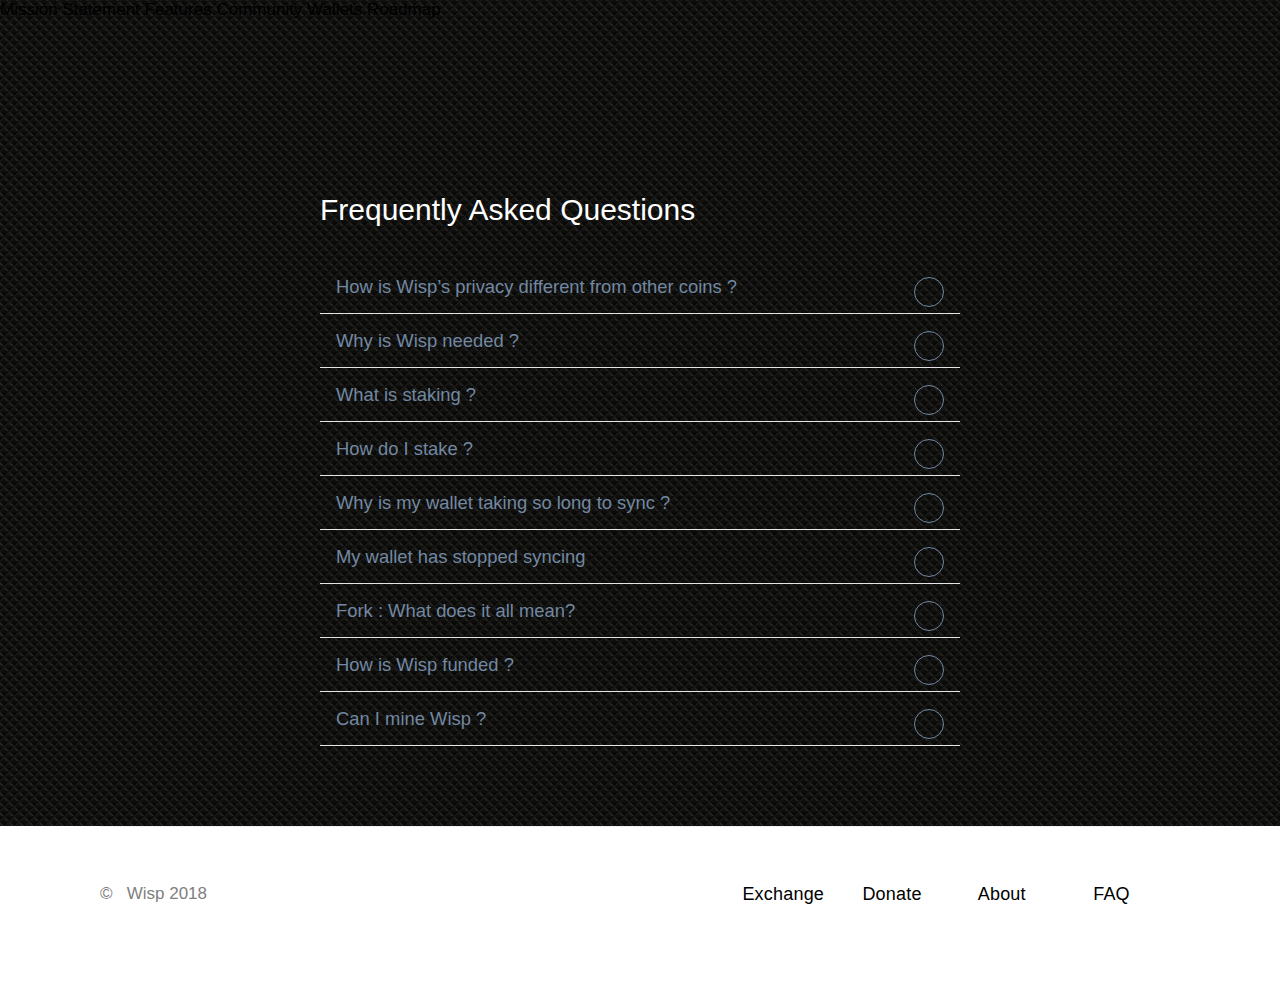
<file: faq.html>
<!DOCTYPE html>
<html  class="no-js" lang="en" >

<head>
  <meta charset="UTF-8">
  <title>Wisp anonymous cryptocurrency</title>
  <meta name="description" content="An alternative, open-source, wallet for the SpectreCoin anonymous cryptocurrency.">
  <meta name="keywords" content="wisp, anonymous, spectrecoin, xspec, digital, currency, proof of stake, cryptocurrency">
  <meta property="og:title" content="Wisp: FAQ"/>
  <meta property="og:description" content="FAQ [on the FAQ of Wisp, a digital currency that is secure, private, and untraceable]">
  <meta property="og:image" content="https://wispproject.com/img/home/logoo.png">
  <meta property="og:site_name" content="wispproject.com, The Wisp Project">
  <meta property="og:url" content="https://wispproject.com/index.html">
  <meta property="og:type" content="website">
<meta name="viewport" content="width=device-width, user-scalable=no, initial-scale=1.0, maximum-scale=1.0, minimum-scale=1.0">
      <link rel="stylesheet" href="css/bootstrap.min.css">
      <link rel="stylesheet" href="css/style.css">
  <link rel='stylesheet prefetch' href='https://code.ionicframework.com/ionicons/2.0.1/css/ionicons.min.css'>
<link rel="stylesheet" href="css/style3.css">
<link rel="stylesheet" href="css/style2.css">
<link rel="stylesheet" href="css/style4.css">

<link rel="apple-touch-icon" sizes="57x57" href="/img/icons/apple-icon-57x57.png">
<link rel="apple-touch-icon" sizes="60x60" href="/img/icons/apple-icon-60x60.png">
<link rel="apple-touch-icon" sizes="72x72" href="/img/icons/apple-icon-72x72.png">
<link rel="apple-touch-icon" sizes="76x76" href="/img/icons/apple-icon-76x76.png">
<link rel="apple-touch-icon" sizes="114x114" href="/img/icons/apple-icon-114x114.png">
<link rel="apple-touch-icon" sizes="120x120" href="/img/icons/apple-icon-120x120.png">
<link rel="apple-touch-icon" sizes="144x144" href="/img/icons/apple-icon-144x144.png">
<link rel="apple-touch-icon" sizes="152x152" href="/img/icons/apple-icon-152x152.png">
<link rel="apple-touch-icon" sizes="180x180" href="/img/icons/apple-icon-180x180.png">
<link rel="icon" type="image/png" sizes="192x192"  href="/img/icons/android-icon-192x192.png">
<link rel="icon" type="image/png" sizes="32x32" href="/img/icons/favicon-32x32.png">
<link rel="icon" type="image/png" sizes="96x96" href="/img/icons/favicon-96x96.png">
<link rel="icon" type="image/png" sizes="16x16" href="/img/icons/favicon-16x16.png">
<link rel="manifest" href="/manifest.json">
<meta name="msapplication-TileColor" content="#ffffff">
<meta name="msapplication-TileImage" content="/img/icons/ms-icon-144x144.png">
<meta name="theme-color" content="#ffffff">

          <link rel="stylesheet" href="css/main.css">
  
</head>

<body>



  
  <script>window.jQuery || document.write('<script src="js/vendor/jquery-3.2.1.min.js"><\/script>')</script>

<script src="js/vendor/modernizr-3.5.0.min.js"></script>

<noscript>
    <style type="text/css">
      #heyou:hover + .main-nav 
      {
        visibility: visible;
      }
      .main-nav:hover
      {
        visibility: visible;
      }
      .accordion .content {
    opacity: 1;
    padding: 1rem;
    max-height: 100%;
    -webkit-transition: all 0.35s ease 0.15s;
    -o-transition: all 0.35s ease 0.15s;
    transition: all 0.35s ease 0.15s;
    }
    .accordion a::after {
      content: none;
      border: none;
    }
    </style>
</noscript>

<script src="js/main.js"></script>


        <!--    <div class="hee" style="background-image: url('test.png');"></div></div>  -->
          <section class="et-hero-tabss" style="padding-bottom: 5vw;">
    <div class="et-hero-tabs-container et-hero-tabs-container--top">
        <a class="et-hero-tabb" href="/" style="background-image: url('img/home/logoblue.png'); "></a>
      <a class="et-hero-tabbb" href="/index.html#mission">Mission Statement</a>
      <a class="et-hero-tabbb" href="/index.html#features">Features</a>
      <a class="et-hero-tabbb" href="/index.html#community">Community</a>
      <a class="et-hero-tabbb" href="/index.html#wallets">Wallets</a>
      <a class="et-hero-tabbb" href="/roadmap.html">Roadmap</a>
      <a style="background-image: url('img/bars.png'); background-size: contain; background-repeat: no-repeat; background-position: center center; cursor: pointer;" class="icon nav-toggle" id="heyou"></a>


            <div class=" main-nav" >
     
                    <ul class="active" id="nav-menu">
                        <li><a href="/index.html#mission">Mission Statement</a></li>
                        <li><a href="/index.html#features">Features</a></li>
                        <li><a href="/index.html#community">Community</a></li>
                        <li><a href="/index.html#wallets">Wallets</a></li>
                        <li><a href="/roadmap.html">Roadmap</a></li>
                    </ul>
          
            </div>
      <span class="et-hero-tab-slider"></span>
    </div>
  </section>

  <!-- Main -->

  <script src='https://cdnjs.cloudflare.com/ajax/libs/jquery/3.1.0/jquery.min.js'></script>

  

    <script  src="js/index.js"></script>



 <div class="containerr">

  <h2 style="padding-bottom: 25px;padding-top: 25px;">Frequently Asked Questions</h2>

  <div class="accordion">
    <div class="accordion-item">
      <a>How is Wisp’s privacy different from other coins ?</a>
      <div class="content">
        <p style="color: #666666;">Wisp uses three different privacy technologies: ring signatures, stealth address, and Tor networking. These hide the sender, receiver, and origin of the transaction, respectively. You do not need to trust anyone else with your privacy.</p>
      </div>
    </div>
    <div class="accordion-item">
      <a>Why is Wisp needed ?</a>
      <div class="content">
        <p style="color: #666666;">Privacy, security and anonymity are a basic human right; these rights are being eroded by increasingly draconian laws which seek to criminalise privacy.<br><br>

Furthermore, people all over the globe use centralised remittance (money transfer) services on a daily basis by sending billions of dollars across international borders. Remittance services such as banks, Western Union, PayPal or other mainstream services are highly controlled and centralised. However, many people, especially immigrants in western countries, do not have a bank account or they lack the funds to pay the sometimes exorbitant fees.<br><br>

Wisp thus provides a secure, decentralised, low cost and private option to send funds to anyone, anywhere in the world.</p>
      </div>
    </div>
         <div class="accordion-item">
      <a>What is staking ?</a>
      <div class="content">
        <p style="color: #666666;">Staking is a method to reward people in a decentralised fashion for supporting the Spectrecoin network; in order to stake, your wallet needs to be open, unlocked, and connected to the Internet.<br><br>

Wisp utilises Proof-of-Stake (PoSv3) with an inflation rate of 5% annually; this is a fair and secure way to maintain network consensus and to reward users who support the network by keeping their wallets open. PoSv3 is an energy efficient consensus mechanism that does not utilise large energy consuming mining hubs as is the case with Bitcoin and other Proof of Work coins.<br><br>

Everyone has an equal chance of getting a staking reward based upon the amount of Wisp they hold in their wallet.<br><br>

Note that staking rewards are currently not anonymous; it’s possible for someone to view which wallets receive which rewards. This will be changed in a future update.</p>
      </div>
    </div>
        <div class="accordion-item">
      <a>How do I stake ?</a>
      <div class="content">
        <p style="color: #666666;">To stake, your wallet needs to be open and connected to the Internet (you also need to unlock your wallet “for staking only” if you have set up a password or phrase for it). The quickest way to do this is to click on the lock icon in the upper-right corner of the wallet, this will prompt you to enter your password or phrase. Once you have entered your password or phrase, the lock will turn orange. If you hover your mouse over the lock icon, you will see a popup that informs you that your wallet is encrypted and unlocked for staking only.<br><br>

The staking reward is probabilistic and averages about 5% per year. There is no "minimum" amount needed to stake.<br><br>

Once you have received a staking reward, after 288 blocks the newly minted coins will contribute to your stake weight on the network, and in turn increase your staking probability. (Note that not everyone is staking, so if only 50% of the total coins in existence are staking, you will forge blocks twice as often, and your total reward will increase accordingly.)</p>
      </div>
    </div>
    <div class="accordion-item">
      <a>Why is my wallet taking so long to sync ?</a>
      <div class="content">
        <p style="color: #666666;">1. Go to the debug console (Tools -> Debug, then the "Console" tab)<br><br>
2. Type "rewindchain 1000" and hit Enter.<br><br>
3. Wait for your wallet to sync</p>
      </div>
    </div>
     <div class="accordion-item">
      <a>My wallet has stopped syncing</a>
      <div class="content">
        <p style="color: #666666;">In order to stake your coins, you need to copy the entire blockchain to your computer. This can take a long time, especially on an old hard drive or slow internet connection.</p>
      </div>
    </div>   
    <div class="accordion-item">
      <a>Fork : What does it all mean?</a>
      <div class="content">
        <p style="color: #666666;">New Spectrecoin = Spectrecoin 2.0 (With 17% development fees)<br>Old Spectrecoin (before 2.0) = Wisp (Without development fees)<br><br>If you have 1 XSPEC in your wallet before the fork, the same wallet.dat will work for the old Spectrecoin (Wisp) and for the new Spectrecoin (Spectrecoin 2.0), so you will have 1 XSPEC and 1 WISP.</p>
      </div>
    </div>
    <div class="accordion-item">
      <a>How is Wisp funded ?</a>
      <div class="content">
        <p style="color: #666666;">Wisp is an open-source project, so all of the development work is funded by the developers and community donations.
      </div>
    </div>
    <div class="accordion-item">
      <a>Can I mine Wisp ?</a>
      <div class="content" style="padding-bottom: 15px;">
        <p style="color: #666666;">No, Wisp is a Proof of Stake coin only.</p>
      </div>
    </div>
  </div>
  
</div>

  <script src='https://cdnjs.cloudflare.com/ajax/libs/jquery/3.1.0/jquery.min.js'></script>
    <footer>

        <div class="container">

            <div class="row">

                <div class="col-sm-7 footer-logo-container hidden-xs">
          
                    <div class="footer-menu list-unstyled">&copy; &nbsp; Wisp 2018</div>
                </div><!-- /.col-sm-7 -->

                <div class="col-sm-5 footer-links-container">

                    <div class="row">

                        <div class="col-xs-3">
                            <ul class="footer-menu list-unstyled">
                                <li class="footer-menu-link"><a class="footer-menu-link" href="/exchange.html">Exchange</a> </li>
                  
                            </ul>
                        </div><!-- /.col-xs-3 -->

                        <div class="col-xs-3">
                            <ul class="footer-menu list-unstyled">
                                <li class="footer-menu-link"><a class="footer-menu-link" href="/donate.html">Donate</a> </li>
           
                            </ul>
                        </div><!-- /.col-xs-3 -->

                            <div class="col-xs-3">
                            <ul class="footer-menu list-unstyled">
                                <li class="footer-menu-link"><a class="footer-menu-link" href="/about.html">About</a> </li>
               
                            </ul>
                        </div><!-- /.col-xs-4 -->
                        <div class="col-xs-3">
                            <ul class="footer-menu list-unstyled">
                                <li class="footer-menu-link"><a class="footer-menu-link" href="/faq.html">FAQ</a> </li>
               
                            </ul>
                        </div><!-- /.col-xs-3 -->

                    </div><!-- /.row -->

                </div><!-- /.col-sm-5 -->

            </div><!-- /.row -->

            <div class="footer-logo-container-mobile visible-xs">
      
                <p class="footer-copyright">&copy; &nbsp; Wisp 2018</p>
            </div><!-- /.footer-logo-container-mobile -->

        </div><!-- /.container -->

    </footer>

    <div id="mobile-nav-overlay" class="overlay"></div>

</div>
        <script  src="js/indexx.js"></script>

</body>

</html>
</file>
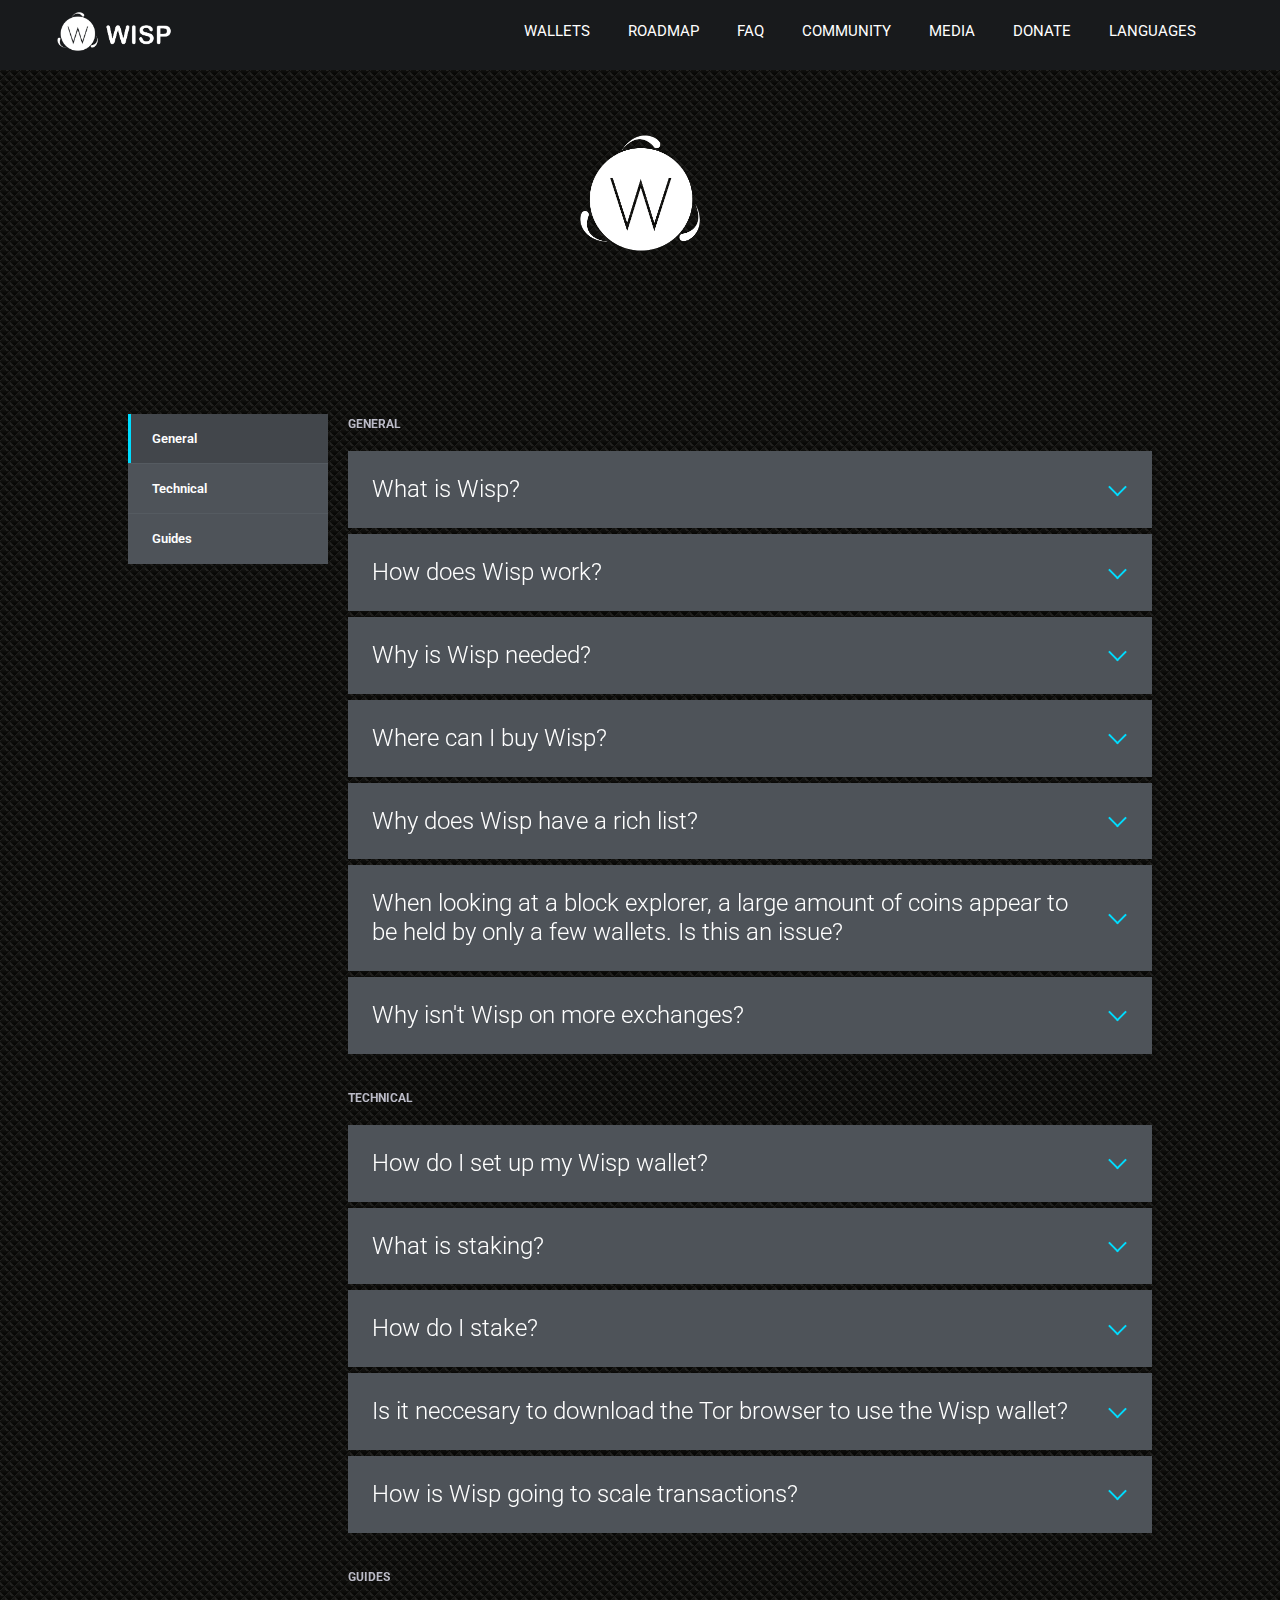
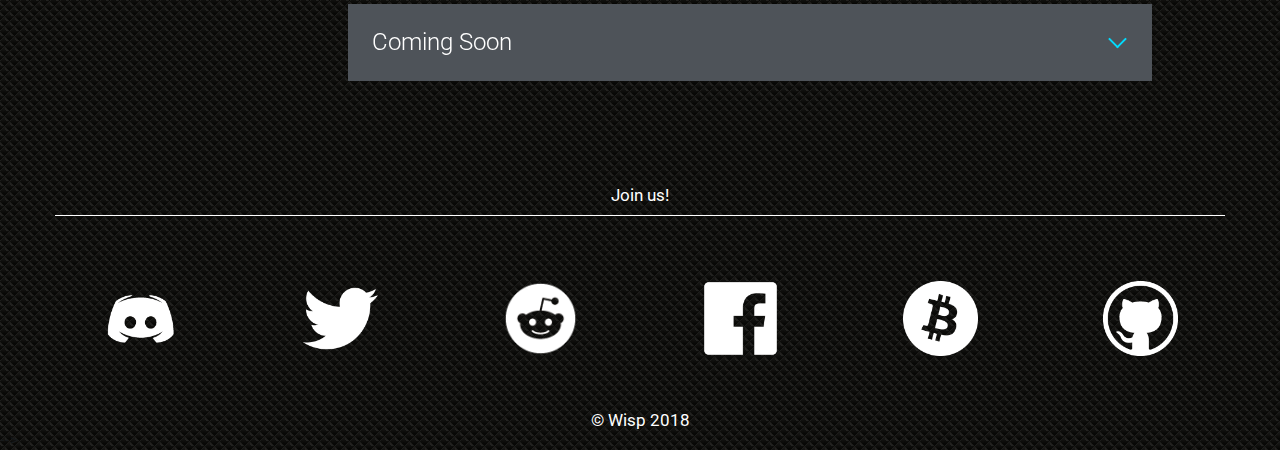
<file: FAQ.html>
<!DOCTYPE html>
<!--
 * Wisp Project Design
 * Author: Skull
 * Author URL: twitter.com/SkullRL
-->
<html lang="en">
    
    <head>
        <meta charset=utf-8>
        <meta name="viewport" content="width=device-width, initial-scale=1.0">
        <title>Wisp | The Future of Privacy</title>
		
        <!-- Load Roboto font -->
        <link href='http://fonts.googleapis.com/css?family=Roboto:400,300,700&amp;subset=latin,latin-ext' rel='stylesheet' type='text/css'>
		
        <!-- Load css styles -->
        <link rel="stylesheet" type="text/css" href="css/bootstrap.css" />
        <link rel="stylesheet" type="text/css" href="css/bootstrap-responsive.css" />
        <link rel="stylesheet" type="text/css" href="css/style.css" />
        <link rel="stylesheet" type="text/css" href="css/jquery.cslider.css" />
        <link rel="stylesheet" type="text/css" href="css/jquery.bxslider.css" />
        <link rel="stylesheet" type="text/css" href="css/animate.css" />
		
        <!-- Fav and touch icons -->
        <link rel="apple-touch-icon-precomposed" sizes="144x144" href="images/ico/apple-touch-icon-144.png">
        <link rel="apple-touch-icon-precomposed" sizes="114x114" href="images/ico/apple-touch-icon-114.png">
        <link rel="apple-touch-icon-precomposed" sizes="72x72" href="images/apple-touch-icon-72.png">
        <link rel="apple-touch-icon-precomposed" href="images/ico/apple-touch-icon-57.png">
        <link rel="shortcut icon" href="images/ico/favicon.ico">
		
		<!-- Load CSS for FAQ -->
		<link rel="stylesheet" href="css2/reset.css"> <!-- CSS reset -->
		<link rel="stylesheet" href="css2/style.css"> <!-- Resource style -->
		<script src="js2/modernizr.js"></script> <!-- Modernizr -->
    </head>
    
    <body>
        <div class="navbar">
            <div class="navbar-inner">
                <div class="container">
                    <a href="index.html" class="brand">
					<!-- This is website logo -->
                        <img src="images/navlogo.png" style="width: 120px; height: auto;" alt="Logo" />
                    </a>
					
                    <!-- Navigation button, visible on small resolution -->
                    <button type="button" class="btn btn-navbar" data-toggle="collapse" data-target=".nav-collapse">
                        <i class="icon-menu"></i>
                    </button>
					
                    <!-- Main navigation -->
                    <div class="nav-collapse collapse pull-right">
                        <ul class="nav" id="top-navigation">
							<li><a href="index.html#wallets">Wallets</a></li>
                            <li><a href="Roadmap.html">Roadmap</a></li>
                            <li><a href="FAQ.html">FAQ</a></li>
                            <li><a href="index.html#community">Community</a></li>
							<li><a href="#">Media</a></li>
                            <li><a href="#">Donate</a></li>
							<li><a href="#">Languages</a></li>
                        </ul>
                    </div>
                    <!-- End main navigation -->
                </div>
            </div>
        </div>
		
		
		<!-- This is the banner logo -->
		
		<div class="section primary-section" id="service">
            <div class="container">
                <!-- Logo -->
					<img style="display: block; margin-left:auto; margin-right:auto; width: 200px; height: auto" src="images/Logowisp.png" alt="logo" />
            </div>
        </div>
		
		<!-- End banner logo -->
		
	<!-- Start FAQ section -->
	
		<!-- FAQ Categories -->
		
		<section class="cd-faq">
		
		
		<ul class="cd-faq-categories">
			<li><a class="selected" href="#general">General</a></li>
			<li><a href="#technical">Technical</a></li>
			<li><a href="#guides">Guides</a></li>
		</ul>
		
		<!-- END FAQ Categories -->
		
		
	<!-- FAQ ITEMS -->
	
	<!-- START GENERAL SECTION -->

	<div class="cd-faq-items">
		<ul id="general" class="cd-faq-group">
			<li class="cd-faq-title"><h2>General</h2></li>
			<li>
				<a class="cd-faq-trigger" href="#0">What is Wisp?</a>
				<div class="cd-faq-content">
					<p>Wisp (WISP) is an innovative privacy focused cryptocurrency, featuring an energy-efficient proof-of-stake algorithm that provides rapid transaction confirmations, ring signatures for privacy and anonymity, and a fully integrated Tor+OBFS4 layer for IP obfuscation within the wallet.</p><br>
					<p>Wisp is actively developed, with an ambitious roadmap that prioritises privacy, security, and true decentralisation with features such as default stealth addresses and stealth staking, and low-power mobile wallet staking in our upcoming Android wallet.</p>
				</div> <!-- cd-faq-content -->
			</li>

			<li>
				<a class="cd-faq-trigger" href="#0">How does Wisp work?</a>
				<div class="cd-faq-content">
					<p><iframe width="560" height="315" src="https://www.youtube.com/embed/h_2AwPE-WW4?rel=0" frameborder="0" allow="autoplay; encrypted-media" allowfullscreen></iframe></p>
				</div> <!-- cd-faq-content -->
			</li>

			<li>
				<a class="cd-faq-trigger" href="#0">Why is Wisp needed?</a>
				<div class="cd-faq-content">
					<p>Many cryptocurrency wallets can connect to other nodes on the network through Tor, yet the other nodes can still be identified by their IP address as the user routes the traffic through several relays on the Tor network, including one entry and one exit node.</p><br>
					<p>In Wisp however, all nodes on the network are operating as Tor hidden services; they are not addressed by their IP address, but by their onion address which encodes a public key used for traffic encryption along with a way to find a route to that node. No exit nodes are involved, and at any point in time, the communication between two nodes is fully encrypted.</p><br>
					<p>Wisp comes bundled with the latest Tor software that has been included without any functional changes. It is not possible to connect to the Wisp network without using Tor, as all nodes are only reachable via their hidden service address. No real IP addresses are known to any network participant except for their own, and it is infeasible for an attacker to analyse the network structure or censor the network.</p><br>
					<p>Wisp has inbuilt support for OBFS4, an obfuscation protocol that hides the nature of the traffic that goes through it. By incorporating OBFS4, it is possible to use Wisp even in countries where access to the Tor network is censored, like China or Iran. In short, the integration of OBFS4 effectively ‘wraps’ the Tor traffic in another layer making it appear as normal internet traffic.</p>
				</div> <!-- cd-faq-content -->
			</li>

			<li>
				<a class="cd-faq-trigger" href="#0">Where can I buy Wisp?</a>
				<div class="cd-faq-content">
					<p>Lorem ipsum dolor sit amet, consectetur adipisicing elit. Blanditiis provident officiis, reprehenderit numquam. Praesentium veritatis eos tenetur magni debitis inventore fugit, magnam, reiciendis, saepe obcaecati ex vero quaerat distinctio velit.</p>
				</div> <!-- cd-faq-content -->
			</li>
			
			<li>
				<a class="cd-faq-trigger" href="#0">Why does Wisp have a rich list?</a>
				<div class="cd-faq-content">
					<p>Lorem ipsum dolor sit amet, consectetur adipisicing elit. Impedit quidem delectus rerum eligendi mollit</p>
				</div> <!-- cd-faq-content -->
			</li>
			
			<li>
				<a class="cd-faq-trigger" href="#0">When looking at a block explorer, a large amount of coins appear to be held by only a few wallets. Is this an issue?</a>
				<div class="cd-faq-content">
					<p>Lorem ipsum dolor sit amet, consectetur adipisicing elit. Impedit quidem delectus rerum eligendi mollit</p>
				</div> <!-- cd-faq-content -->
			</li>
			
			<li>
				<a class="cd-faq-trigger" href="#0">Why isn't Wisp on more exchanges?</a>
				<div class="cd-faq-content">
					<p>Lorem ipsum dolor sit amet, consectetur adipisicing elit. Impedit quidem delectus rerum eligendi mollit</p>
				</div> <!-- cd-faq-content -->
			</li>
			
		</ul>
		
		<!-- END GENERAL SECTION -->
		
		
		
		
		
		<!-- START TECHNICAL SECTION -->

		<ul id="technical" class="cd-faq-group">
			<li class="cd-faq-title"><h2>Technical</h2></li>
			

			<li>
				<a class="cd-faq-trigger" href="#0">How do I set up my Wisp wallet?</a>
				<div class="cd-faq-content">
					<p>Lorem ipsum dolor sit amet, consectetur adipisicing elit. Nisi tempore, placeat quisquam rerum! Eligendi fugit dolorum tenetur modi fuga nisi rerum, autem officiis quaerat quos. Magni quia, quo quibusdam odio. Error magni aperiam amet architecto adipisci aspernatur! Officia, quaerat magni architecto nostrum magnam fuga nihil, ipsum laboriosam similique voluptatibus facilis nobis? Eius non asperiores, nesciunt suscipit veniam blanditiis veritatis provident possimus iusto voluptas, eveniet architecto quidem quos molestias, aperiam eum reprehenderit dolores ad deserunt eos amet. Vero molestiae commodi unde dolor dicta maxime alias, velit, nesciunt cum dolorem, ipsam soluta sint suscipit maiores mollitia assumenda ducimus aperiam neque enim! Quas culpa dolorum ipsam? Ipsum voluptatibus numquam natus? Eligendi explicabo eos, perferendis voluptatibus hic sed ipsam rerum maiores officia! Beatae, molestias!</p>
				</div> <!-- cd-faq-content -->
			</li>

			<li>
				<a class="cd-faq-trigger" href="#0">What is staking?</a>
				<div class="cd-faq-content">
					<p>Lorem ipsum dolor sit amet, consectetur adipisicing elit. Blanditiis provident officiis, reprehenderit numquam. Praesentium veritatis eos tenetur magni debitis inventore fugit, magnam, reiciendis, saepe obcaecati ex vero quaerat distinctio velit.</p>
				</div> <!-- cd-faq-content -->
			</li>
			
			<li>
				<a class="cd-faq-trigger" href="#0">How do I stake?</a>
				<div class="cd-faq-content">
					<p>Lorem ipsum dolor sit amet, consectetur adipisicing elit. Impedit quidem delectus rerum eligendi mollit</p>
				</div> <!-- cd-faq-content -->
			</li>
			
			<li>
				<a class="cd-faq-trigger" href="#0">Is it neccesary to download the Tor browser to use the Wisp wallet?</a>
				<div class="cd-faq-content">
					<p>Lorem ipsum dolor sit amet, consectetur adipisicing elit. Impedit quidem delectus rerum eligendi mollit</p>
				</div> <!-- cd-faq-content -->
			</li>
			
			<li>
				<a class="cd-faq-trigger" href="#0">How is Wisp going to scale transactions?</a>
				<div class="cd-faq-content">
					<p>Lorem ipsum dolor sit amet, consectetur adipisicing elit. Impedit quidem delectus rerum eligendi mollit</p>
				</div> <!-- cd-faq-content -->
			</li>
			
		</ul> <!-- cd-faq-group -->
		
		<!-- END TECHNICAL SECTION -->
		
		
		
		<!-- START GUIDES SECTION -->

		<ul id="guides" class="cd-faq-group">
			<li class="cd-faq-title"><h2>Guides</h2></li>
			<li>
				<a class="cd-faq-trigger" href="#0">Coming Soon</a>
				<div class="cd-faq-content">
				
				</div> <!-- cd-faq-content -->
			</li>
		</ul> <!-- cd-faq-group -->
		
		<!-- END GUIDES SECTION -->
		
	</div>
	
	<!-- END FAQ -->
	
	
	
	<a href="#0" class="cd-close-panel">Close</a>
	
	
	
</section> <!-- cd-faq -->


		
		
		
		
		
		
		
		
		
		
		
        <!-- Join section start -->
        <div class="section primary-section">
            <div class="container">
                    <div class="title">
                        
                            <h3>Join us!</h3>
                        
                    </div>
					
					<div class="row-fluid">
						<div class="span2">
							<div class="centered join">
								<a href="https://www.discord.com">
									<img class="img-square" src="images/discord.png" alt="service 1">
								</a>
							</div>
						</div>
						
						<div class="span2">
							<div class="centered join">
								<a href="https://www.discord.com">
									<img class="img-square" src="images/twitter.png" alt="service 2">
								</a>
							</div>
						</div>
						
						<div class="span2">
							<div class="centered join">
								<a href="https://www.discord.com">
									<img class="img-square" src="images/reddit.png" alt="service 3">
								</a>
							</div>
						</div>
						
						<div class="span2">
							<div class="centered join">
								<a href="https://www.discord.com">
									<img class="img-square" src="images/facebook.png" alt="service 4">
								</a>
							</div>
						</div>
						
						<div class="span2">
							<div class="centered join">
								<a href="https://www.discord.com">
									<img class="img-square" src="images/bitcoin.png" alt="service 5">
								</a>
							</div>
						</div>
						
						<div class="span2">
							<div class="centered join">
								<a href="https://www.discord.com">
									<img class="img-square" src="images/github.png" alt="service 5">
								</a>
							</div>
						</div>
						
					</div>
                </div>
            </div>
        </div>
        <!-- Join section end -->
		
		
        <!-- Footer section start -->
        <div class="footer">
            <p>&copy; Wisp 2018</a></p>
        </div>
        <!-- Footer section end -->
		
        <!-- ScrollUp button start -->
        <div class="scrollup">
            <a href="#">
                <i class="icon-up-open"></i>
            </a>
        </div>
        <!-- ScrollUp button end -->
		
        <!-- Include javascript -->
        <script src="js/jquery.js"></script>
        <script type="text/javascript" src="js/jquery.mixitup.js"></script>
        <script type="text/javascript" src="js/bootstrap.js"></script>
        <script type="text/javascript" src="js/modernizr.custom.js"></script>
        <script type="text/javascript" src="js/jquery.bxslider.js"></script>
        <script type="text/javascript" src="js/jquery.cslider.js"></script>
        <script type="text/javascript" src="js/jquery.placeholder.js"></script>
        <script type="text/javascript" src="js/jquery.inview.js"></script>
		
		 -->
	
        <!-- css3-mediaqueries.js for IE8 or older -->
        <!--[if lt IE 9]>
            <script src="js/respond.min.js"></script>
        <![endif]-->
        
		<script src="js2/jquery-2.1.1.js"></script>
		<script src="js2/jquery.mobile.custom.min.js"></script>
		<script src="js2/main.js"></script> <!-- Resource jQuery -->
		
    </body>
</html>
</file>
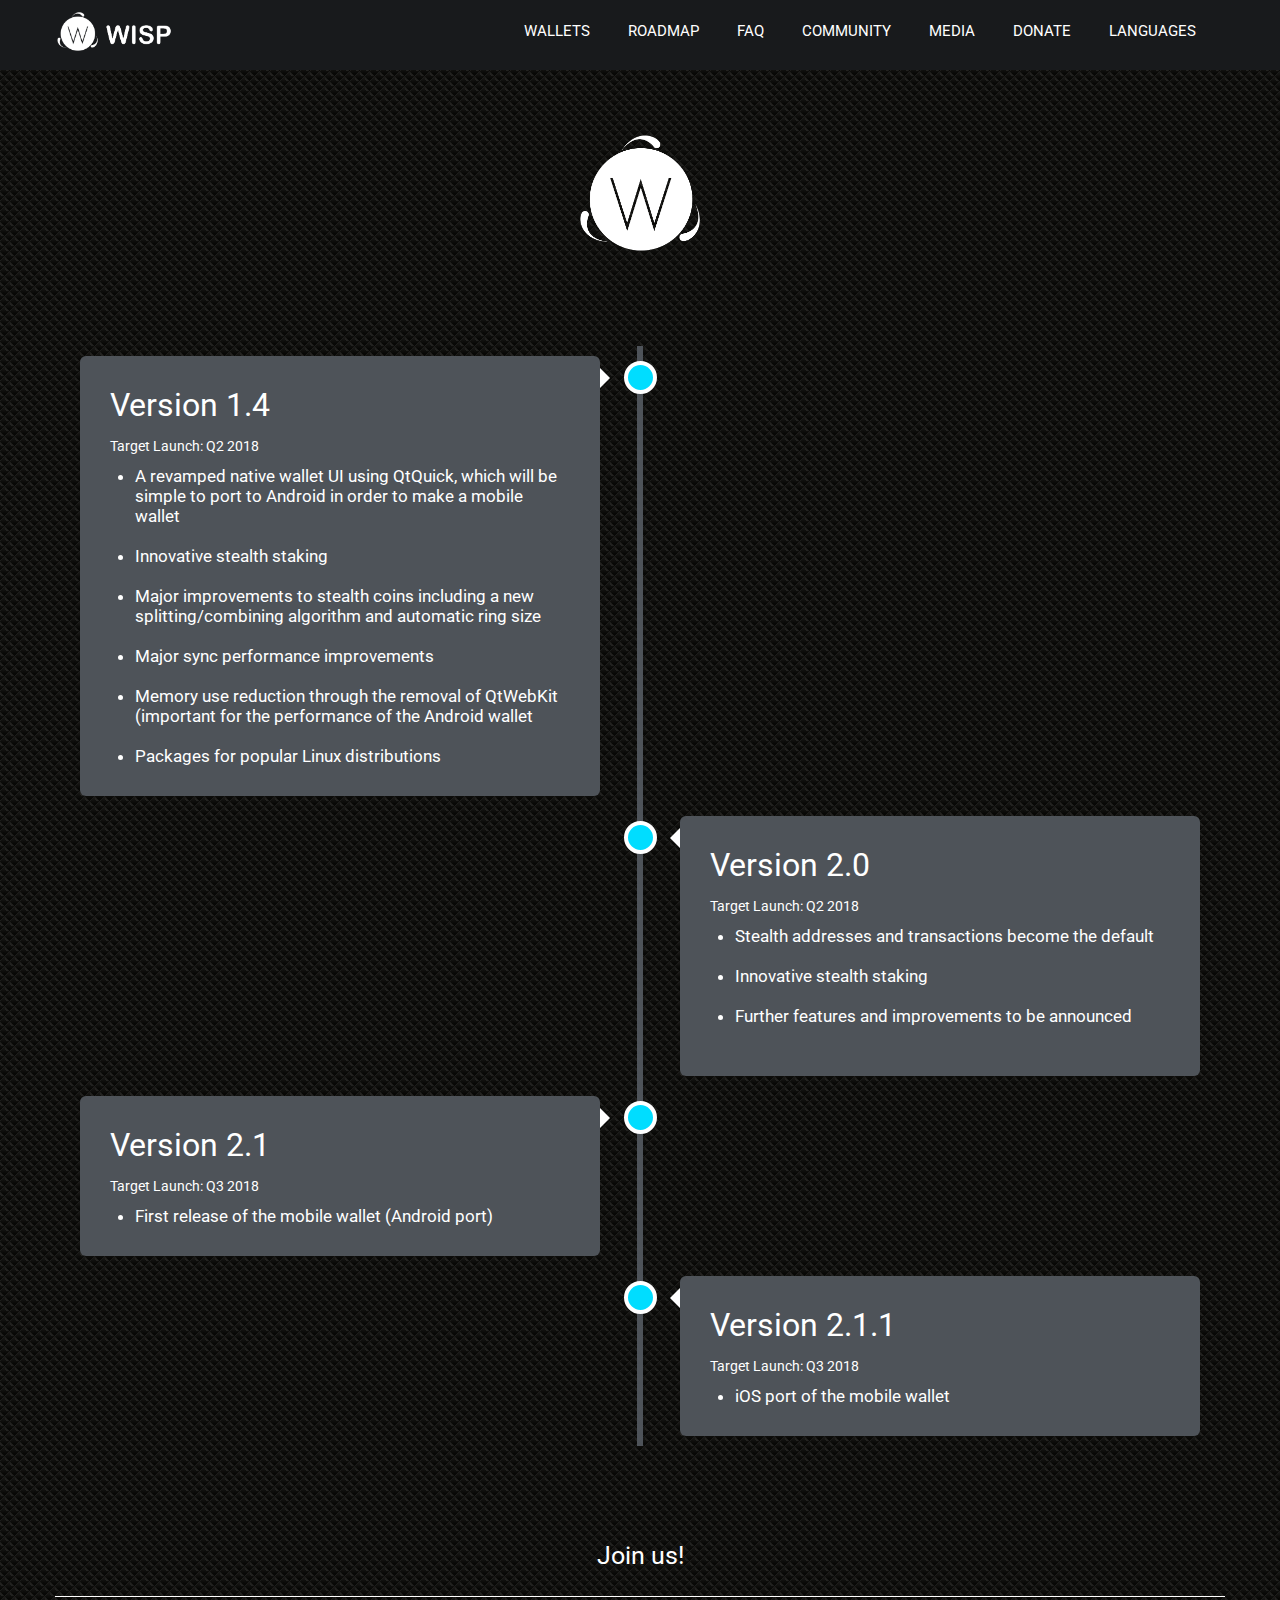
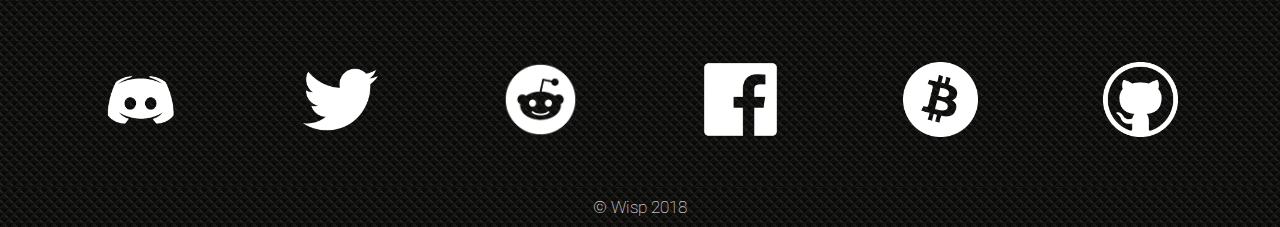
<file: Roadmap.html>
<!DOCTYPE html>
<!--
 * Wisp Project Design
 * Author: Skull
 * Author URL: twitter.com/SkullRL
-->

<html lang="en">
    
    <head>
        <meta charset=utf-8>
        <meta name="viewport" content="width=device-width, initial-scale=1.0">
        <title>Wisp | The Future of Privacy</title>
		
        <!-- Load Roboto font -->
        <link href='http://fonts.googleapis.com/css?family=Roboto:400,300,700&amp;subset=latin,latin-ext' rel='stylesheet' type='text/css'>
		
        <!-- Load css styles -->
        <link rel="stylesheet" type="text/css" href="css/bootstrap.css" />
        <link rel="stylesheet" type="text/css" href="css/bootstrap-responsive.css"/>
        <link rel="stylesheet" type="text/css" href="css/style.css" />
        <link rel="stylesheet" type="text/css" href="css/jquery.cslider.css" />
        <link rel="stylesheet" type="text/css" href="css/jquery.bxslider.css" />
        <link rel="stylesheet" type="text/css" href="css/animate.css" />
		
        <!-- Fav and touch icons -->
        <link rel="apple-touch-icon-precomposed" sizes="144x144" href="images/ico/apple-touch-icon-144.png">
        <link rel="apple-touch-icon-precomposed" sizes="114x114" href="images/ico/apple-touch-icon-114.png">
        <link rel="apple-touch-icon-precomposed" sizes="72x72" href="images/apple-touch-icon-72.png">
        <link rel="apple-touch-icon-precomposed" href="images/ico/apple-touch-icon-57.png">
        <link rel="shortcut icon" href="images/ico/favicon.ico">
    </head>
    
    <body>
        <div class="navbar">
            <div class="navbar-inner">
                <div class="container">
                    <a href="index.html" class="brand">
                        <img src="images/navlogo.png" style="width: 120px; height: auto;" alt="Logo" />
                        <!-- This is website logo -->
                    </a>
                    <!-- Navigation button, visible on small resolution -->
                    <button type="button" class="btn btn-navbar" data-toggle="collapse" data-target=".nav-collapse">
                        <i class="icon-menu"></i>
                    </button>
                    <!-- Main navigation -->
                    <div class="nav-collapse collapse pull-right">
                        <ul class="nav" id="top-navigation">
							<li><a href="index.html#wallets">Wallets</a></li>
                            <li><a href="Roadmap.html">Roadmap</a></li>
                            <li><a href="FAQ.html">FAQ</a></li>
                            <li><a href="index.html#community">Community</a></li>
							<li><a href="#">Media</a></li>
                            <li><a href="#">Donate</a></li>
							<li><a href="#">Languages</a></li>
                        </ul>
                    </div>
                    <!-- End main navigation -->
                </div>
            </div>
        </div>
		
		
		<!-- This is the banner logo -->
		
		<div class="section primary-section" id="service">
            <div class="container">
                <!-- Logo -->
					<img style="display: block; margin-left:auto; margin-right:auto; width: 200px; height: auto" src="images/Logowisp.png" alt="logo" />
            </div>
        </div>
		
		<!-- End banner logo -->
		
		
		
		<!-- Roadmap Start -->
		
		<div class="section primary-section" id="service">
			<div class="timeline">
  <div class="container1 left">
    <div class="content">
      <h2>Version 1.4</h2>
	  <h5>Target Launch: Q2 2018</h5>
		<ul style="list-style-type:disc">
			<li>A revamped native wallet UI using QtQuick, which will be simple to port to Android in order to make a mobile wallet</li><br />
			<li>Innovative stealth staking</li><br />
			<li>Major improvements to stealth coins including a new splitting/combining algorithm and automatic ring size</li><br />
			<li>Major sync performance improvements</li><br />
			<li>Memory use reduction through the removal of QtWebKit (important for the performance of the Android wallet</li><br />
			<li>Packages for popular Linux distributions</li>
		</ul>
    </div>
  </div>
  <div class="container1 right">
    <div class="content">
      <h2>Version 2.0</h2>
	  <h5>Target Launch: Q2 2018</h5>
		<ul style="list-style-type:disc">
			<li>Stealth addresses and transactions become the default</li><br />
			<li>Innovative stealth staking</li><br />
			<li>Further features and improvements to be announced</li><br />
		</ul>
    </div>
  </div>
  
  <div class="container1 left">
    <div class="content">
      <h2>Version 2.1</h2>
	  <h5>Target Launch: Q3 2018</h5>
		<ul style="list-style-type:disc">
			<li>First release of the mobile wallet (Android port)</li>
		</ul>
    </div>
  </div>
  
  <div class="container1 right">
    <div class="content">
      <h2>Version 2.1.1</h2>
	  <h5>Target Launch: Q3 2018</h5>
		<ul style="list-style-type:disc">
			<li>iOS port  of the mobile wallet</li>
		</ul>
    </div>
  </div>
  
  
  
  
</div>
			</div>
        </div>
		

		<!-- Join section start -->
        <div class="section primary-section">
            <div class="container">
                    <div class="title">
                        
                            <h3>Join us!</h3>
                        
                    </div>
					
					<div class="row-fluid">
						<div class="span2">
							<div class="centered join">
								<a href="https://www.discord.com">
									<img class="img-square" src="images/discord.png" alt="service 1">
								</a>
							</div>
						</div>
						
						<div class="span2">
							<div class="centered join">
								<a href="https://www.discord.com">
									<img class="img-square" src="images/twitter.png" alt="service 2">
								</a>
							</div>
						</div>
						
						<div class="span2">
							<div class="centered join">
								<a href="https://www.discord.com">
									<img class="img-square" src="images/reddit.png" alt="service 3">
								</a>
							</div>
						</div>
						
						<div class="span2">
							<div class="centered join">
								<a href="https://www.discord.com">
									<img class="img-square" src="images/facebook.png" alt="service 4">
								</a>
							</div>
						</div>
						
						<div class="span2">
							<div class="centered join">
								<a href="https://www.discord.com">
									<img class="img-square" src="images/bitcoin.png" alt="service 5">
								</a>
							</div>
						</div>
						
						<div class="span2">
							<div class="centered join">
								<a href="https://www.discord.com">
									<img class="img-square" src="images/github.png" alt="service 5">
								</a>
							</div>
						</div>
						
					</div>
                </div>
            </div>
        </div>
        <!-- Join section end -->
		
        <!-- Footer section start -->
        <div class="footer">
            <p>&copy; Wisp 2018</a></p>
        </div>
        <!-- Footer section end -->
		
        <!-- ScrollUp button start -->
        <div class="scrollup">
            <a href="#">
                <i class="icon-up-open"></i>
            </a>
        </div>
        <!-- ScrollUp button end -->
		
        <!-- Include javascript -->
        <script src="js/jquery.js"></script>
        <script type="text/javascript" src="js/jquery.mixitup.js"></script>
        <script type="text/javascript" src="js/bootstrap.js"></script>
        <script type="text/javascript" src="js/modernizr.custom.js"></script>
        <script type="text/javascript" src="js/jquery.bxslider.js"></script>
        <script type="text/javascript" src="js/jquery.cslider.js"></script>
        <script type="text/javascript" src="js/jquery.placeholder.js"></script>
        <script type="text/javascript" src="js/jquery.inview.js"></script>

        <!-- css3-mediaqueries.js for IE8 or older -->
        <!--[if lt IE 9]>
            <script src="js/respond.min.js"></script>
        <![endif]-->
		
        
    </body>
</html>
</file>
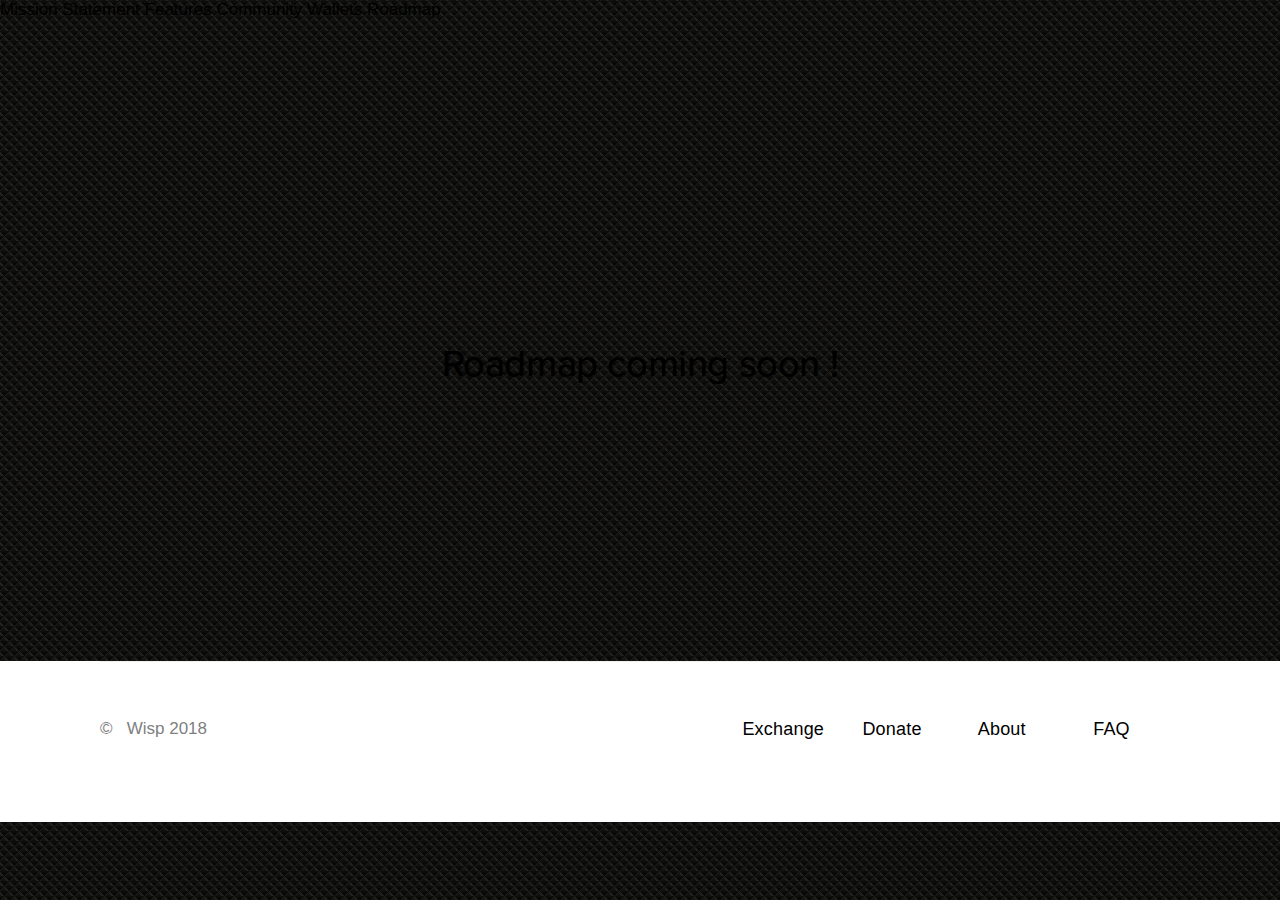
<file: roadmap.html>
<!DOCTYPE html>
<html  class="no-js" lang="en" >

<head>
  <meta charset="UTF-8">
  <title>Wisp anonymous cryptocurrency</title>
  <meta name="description" content="An alternative, open-source, wallet for the SpectreCoin anonymous cryptocurrency.">
  <meta name="keywords" content="wisp, anonymous, spectrecoin, xspec, digital, currency, proof of stake, cryptocurrency">
  <meta property="og:title" content="Wisp: Roadmap"/>
  <meta property="og:description" content="Roadmap [on the roadmap of Wisp, a digital currency that is secure, private, and untraceable]">
  <meta property="og:image" content="https://wispproject.com/img/home/logoo.png">
  <meta property="og:site_name" content="wispproject.com, The Wisp Project">
  <meta property="og:url" content="https://wispproject.com/index.html">
  <meta property="og:type" content="website">
<meta name="viewport" content="width=device-width, user-scalable=no, initial-scale=1.0, maximum-scale=1.0, minimum-scale=1.0">
      <link rel="stylesheet" href="css/bootstrap.min.css">
      <link rel="stylesheet" href="css/style.css">
      <link rel="stylesheet" href="css/style2.css">
<link rel="stylesheet" href="css/style3.css">

          <link rel="stylesheet" href="css/main.css">
  <link rel="apple-touch-icon" sizes="57x57" href="/img/icons/apple-icon-57x57.png">
<link rel="apple-touch-icon" sizes="60x60" href="/img/icons/apple-icon-60x60.png">
<link rel="apple-touch-icon" sizes="72x72" href="/img/icons/apple-icon-72x72.png">
<link rel="apple-touch-icon" sizes="76x76" href="/img/icons/apple-icon-76x76.png">
<link rel="apple-touch-icon" sizes="114x114" href="/img/icons/apple-icon-114x114.png">
<link rel="apple-touch-icon" sizes="120x120" href="/img/icons/apple-icon-120x120.png">
<link rel="apple-touch-icon" sizes="144x144" href="/img/icons/apple-icon-144x144.png">
<link rel="apple-touch-icon" sizes="152x152" href="/img/icons/apple-icon-152x152.png">
<link rel="apple-touch-icon" sizes="180x180" href="/img/icons/apple-icon-180x180.png">
<link rel="icon" type="image/png" sizes="192x192"  href="/img/icons/android-icon-192x192.png">
<link rel="icon" type="image/png" sizes="32x32" href="/img/icons/favicon-32x32.png">
<link rel="icon" type="image/png" sizes="96x96" href="/img/icons/favicon-96x96.png">
<link rel="icon" type="image/png" sizes="16x16" href="/img/icons/favicon-16x16.png">
<link rel="manifest" href="/manifest.json">
<meta name="msapplication-TileColor" content="#ffffff">
<meta name="msapplication-TileImage" content="/img/icons/ms-icon-144x144.png">
<meta name="theme-color" content="#ffffff">

</head>

<body>



  
  <script>window.jQuery || document.write('<script src="js/vendor/jquery-3.2.1.min.js"><\/script>')</script>

<script src="js/vendor/modernizr-3.5.0.min.js"></script>



<script src="js/main.js"></script>
<noscript>
    <style type="text/css">
      #heyou:hover + .main-nav 
      {
        visibility: visible;
      }
      .main-nav:hover
      {
        visibility: visible;
      }
    </style>
</noscript>

        <!--    <div class="hee" style="background-image: url('test.png');"></div></div>  -->
       <section class="et-hero-tabss" style="padding-bottom: 5vw;">
    <div class="et-hero-tabs-container et-hero-tabs-container--top">
        <a class="et-hero-tabb" href="/" style="background-image: url('img/home/logoblue.png'); "></a>
      <a class="et-hero-tabbb" href="/index.html#mission">Mission Statement</a>
      <a class="et-hero-tabbb" href="/index.html#features">Features</a>
      <a class="et-hero-tabbb" href="/index.html#community">Community</a>
      <a class="et-hero-tabbb" href="/index.html#wallets">Wallets</a>
      <a class="et-hero-tabbb" href="/roadmap.html">Roadmap</a>
      <a style="background-image: url('img/bars.png'); background-size: contain; background-repeat: no-repeat; background-position: center center; cursor: pointer;" class="icon nav-toggle" id="heyou"></a>


            <div class=" main-nav" >
     
                    <ul class="active" id="nav-menu">
                        <li><a href="/index.html#mission">Mission Statement</a></li>
                        <li><a href="/index.html#features">Features</a></li>
                        <li><a href="/index.html#community">Community</a></li>
                        <li><a href="/index.html#wallets">Wallets</a></li>
                        <li><a href="/roadmap.html">Roadmap</a></li>
                    </ul>
          
            </div>
      <span class="et-hero-tab-slider"></span>
    </div>
  </section>

  <!-- Main -->

  <script src='https://cdnjs.cloudflare.com/ajax/libs/jquery/3.1.0/jquery.min.js'></script>

  

    <script  src="js/index.js"></script>

<div class="roadmap-heading">
<br>
<br>
<br>
<br>
<br>
<br>
<br>
<br>
<br>
        <h1 class="roadmap-main-title">Roadmap coming soon !</h1>
    <!--    <p class="roadmap-paragraph">The Wisp project has many innovative goals, both inside and outside the code. Many goals will have bounties attached that can be found
on our <a href="https://github.com/wispproject/">GitHub</a>. If you have an idea to contribute, please share it ! Want to get involved ?
<br><br>Do it ! Our community has always been our greatest resource for innovations.
</p>-->
<br>
<br>
<br>
<br>
<br>
<br>
<br>
<br>
<br>
    </div>

<!-- <div class="wrapper">
    <section class="block">
        <div class="each-year">
            <div class="each-event">
               <p class="roadmap-date">Version 0.0</p> 
                <div class="event-description">
                    <h3 class="roadmap-title">Q1 2001</h3>
                    <p class="roadmap-text"> • Stealth address by default<br>
 • Upgrade Bitcoin codebase<br> • Whitepaper</p>
                    <p class="roadmap-status">WORK IN PROGRESS</p>
                </div>
            </div>

            <div class="each-event">
               <p class="roadmap-date">Version 0.0</p> 
                <div class="event-description">
                    <h3 class="roadmap-title">Q1 2001</h3>
                    <p class="roadmap-text"> • Stealth staking<br>
 • Exchanges<br> • Wisp Dex</p>
                    <p class="roadmap-status">WORK IN PROGRESS</p>
                </div>
            </div>

            <div class="each-event">
               <p class="roadmap-date">Version 0.0</p> 
                <div class="event-description">
                    <h3 class="roadmap-title">Q1 2001</h3>
                    <p class="roadmap-text"> • Cold staking<br>
 • Cross-language libraries<br> • Mobile app</p>
                    <p class="roadmap-status">WORK IN PROGRESS</p>
                </div>
            </div>

            <div class="each-event">
               <p class="roadmap-date">Version 0.0</p> 
                <div class="event-description">
                    <h3 class="roadmap-title">Q1 2001</h3>
                    <p class="roadmap-text"> • Atomic swaps<br>
 • Community forum <br> • Voting platform <br> • Hardware wallets</p>
                    <p class="roadmap-status">WORK IN PROGRESS</p>
                </div>
            </div>

        </div>

    </section>

</div>
-->

    <footer>

        <div class="container">

            <div class="row">

                <div class="col-sm-7 footer-logo-container hidden-xs">
          
                    <div class="footer-menu list-unstyled">&copy; &nbsp; Wisp 2018</div>
                </div><!-- /.col-sm-7 -->

                <div class="col-sm-5 footer-links-container">

                    <div class="row">

                        <div class="col-xs-3">
                            <ul class="footer-menu list-unstyled">
                                <li class="footer-menu-link"><a class="footer-menu-link" href="/exchange.html">Exchange</a> </li>
                  
                            </ul>
                        </div><!-- /.col-xs-3 -->

                        <div class="col-xs-3">
                            <ul class="footer-menu list-unstyled">
                                <li class="footer-menu-link"><a class="footer-menu-link" href="/donate.html">Donate</a> </li>
           
                            </ul>
                        </div><!-- /.col-xs-3 -->

                            <div class="col-xs-3">
                            <ul class="footer-menu list-unstyled">
                                <li class="footer-menu-link"><a class="footer-menu-link" href="/about.html">About</a> </li>
               
                            </ul>
                        </div><!-- /.col-xs-4 -->
                        <div class="col-xs-3">
                            <ul class="footer-menu list-unstyled">
                                <li class="footer-menu-link"><a class="footer-menu-link" href="/faq.html">FAQ</a> </li>
               
                            </ul>
                        </div><!-- /.col-xs-3 -->

                    </div><!-- /.row -->

                </div><!-- /.col-sm-5 -->

            </div><!-- /.row -->

            <div class="footer-logo-container-mobile visible-xs">
      
                <p class="footer-copyright">&copy; &nbsp; Wisp 2018</p>
            </div><!-- /.footer-logo-container-mobile -->

        </div><!-- /.container -->

    </footer>

    <div id="mobile-nav-overlay" class="overlay"></div>

</div>


</body>

</html>
</file>
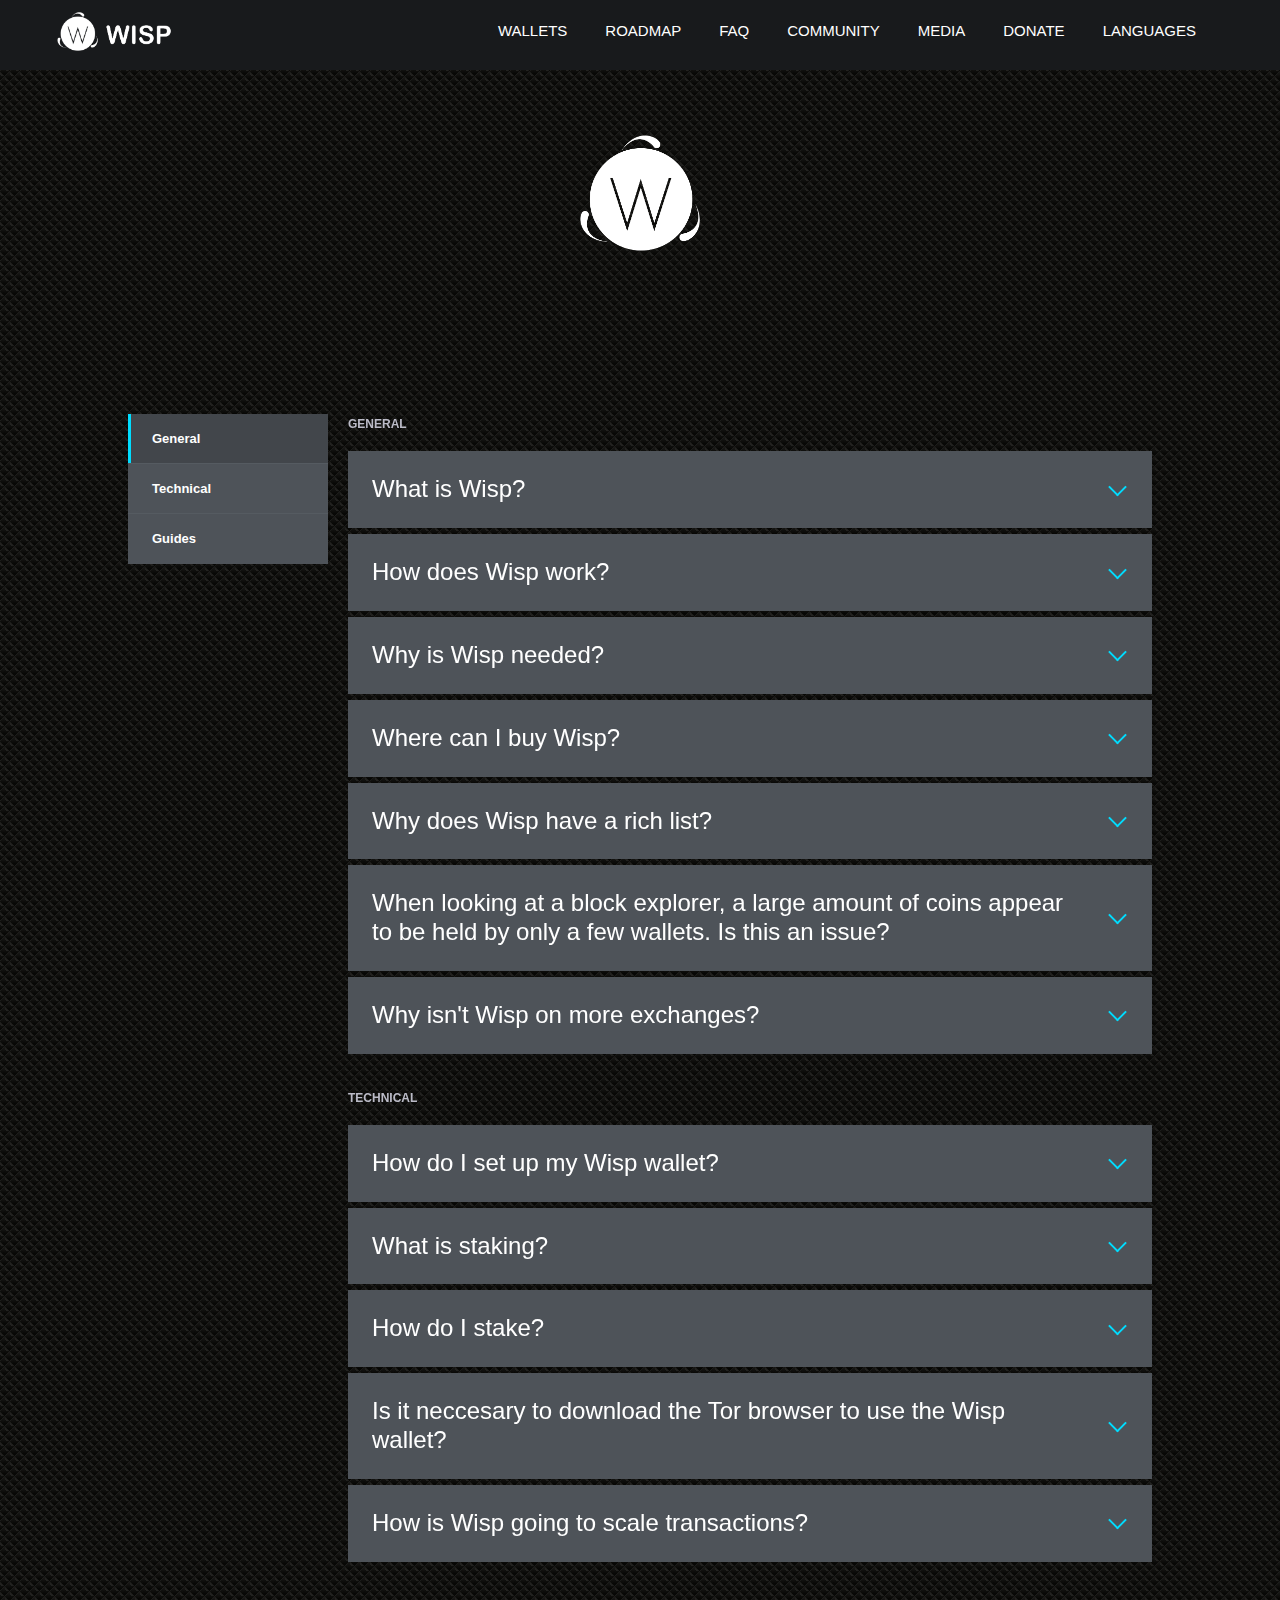
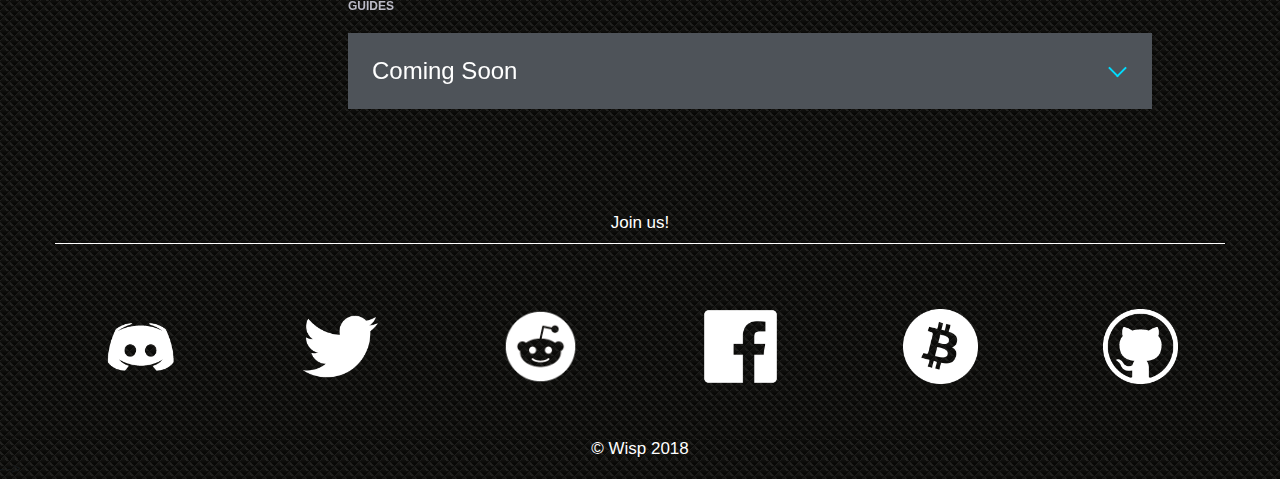
<file: skull/FAQ.html>
<!DOCTYPE html>
<!--
 * Wisp Project Design
 * Author: Skull
 * Author URL: twitter.com/SkullRL
-->
<html lang="en">
    
    <head>
        <meta charset=utf-8>
        <meta name="viewport" content="width=device-width, initial-scale=1.0">
        <title>Wisp | The Future of Privacy</title>

        <!-- Load css styles -->
        <link rel="stylesheet" type="text/css" href="css/bootstrap.css" />
        <link rel="stylesheet" type="text/css" href="css/bootstrap-responsive.css" />
        <link rel="stylesheet" type="text/css" href="css/style.css" />
        <link rel="stylesheet" type="text/css" href="css/jquery.cslider.css" />
        <link rel="stylesheet" type="text/css" href="css/jquery.bxslider.css" />
        <link rel="stylesheet" type="text/css" href="css/animate.css" />
		
        <!-- Fav and touch icons -->
        <link rel="apple-touch-icon-precomposed" sizes="144x144" href="images/ico/apple-touch-icon-144.png">
        <link rel="apple-touch-icon-precomposed" sizes="114x114" href="images/ico/apple-touch-icon-114.png">
        <link rel="apple-touch-icon-precomposed" sizes="72x72" href="images/apple-touch-icon-72.png">
        <link rel="apple-touch-icon-precomposed" href="images/ico/apple-touch-icon-57.png">
        <link rel="shortcut icon" href="images/ico/favicon.ico">
		
		<!-- Load CSS for FAQ -->
		<link rel="stylesheet" href="css2/reset.css"> <!-- CSS reset -->
		<link rel="stylesheet" href="css2/style.css"> <!-- Resource style -->
		<script src="js2/modernizr.js"></script> <!-- Modernizr -->
    </head>
    
    <body>
        <div class="navbar">
            <div class="navbar-inner">
                <div class="container">
                    <a href="index.html" class="brand">
					<!-- This is website logo -->
                        <img src="images/navlogo.png" style="width: 120px; height: auto;" alt="Logo" />
                    </a>
					
                    <!-- Navigation button, visible on small resolution -->
                    <button type="button" class="btn btn-navbar" data-toggle="collapse" data-target=".nav-collapse">
                        <i class="icon-menu"></i>
                    </button>
					
                    <!-- Main navigation -->
                    <div class="nav-collapse collapse pull-right">
                        <ul class="nav" id="top-navigation">
							<li><a href="index.html#wallets">Wallets</a></li>
                            <li><a href="Roadmap.html">Roadmap</a></li>
                            <li><a href="FAQ.html">FAQ</a></li>
                            <li><a href="index.html#community">Community</a></li>
							<li><a href="#">Media</a></li>
                            <li><a href="#">Donate</a></li>
							<li><a href="#">Languages</a></li>
                        </ul>
                    </div>
                    <!-- End main navigation -->
                </div>
            </div>
        </div>
		
		
		<!-- This is the banner logo -->
		
		<div class="section primary-section" id="service">
            <div class="container">
                <!-- Logo -->
					<img style="display: block; margin-left:auto; margin-right:auto; width: 200px; height: auto" src="images/Logowisp.png" alt="logo" />
            </div>
        </div>
		
		<!-- End banner logo -->
		
	<!-- Start FAQ section -->
	
		<!-- FAQ Categories -->
		
		<section class="cd-faq">
		
		
		<ul class="cd-faq-categories">
			<li><a class="selected" href="#general">General</a></li>
			<li><a href="#technical">Technical</a></li>
			<li><a href="#guides">Guides</a></li>
		</ul>
		
		<!-- END FAQ Categories -->
		
		
	<!-- FAQ ITEMS -->
	
	<!-- START GENERAL SECTION -->

	<div class="cd-faq-items">
		<ul id="general" class="cd-faq-group">
			<li class="cd-faq-title"><h2>General</h2></li>
			<li>
				<a class="cd-faq-trigger" href="#0">What is Wisp?</a>
				<div class="cd-faq-content">
					<p>Wisp (WISP) is an innovative privacy focused cryptocurrency, featuring an energy-efficient proof-of-stake algorithm that provides rapid transaction confirmations, ring signatures for privacy and anonymity, and a fully integrated Tor+OBFS4 layer for IP obfuscation within the wallet.</p><br>
					<p>Wisp is actively developed, with an ambitious roadmap that prioritises privacy, security, and true decentralisation with features such as default stealth addresses and stealth staking, and low-power mobile wallet staking in our upcoming Android wallet.</p>
				</div> <!-- cd-faq-content -->
			</li>

			<li>
				<a class="cd-faq-trigger" href="#0">How does Wisp work?</a>
				<div class="cd-faq-content">
					<p><iframe width="560" height="315" src="https://www.youtube.com/embed/h_2AwPE-WW4?rel=0" frameborder="0" allow="autoplay; encrypted-media" allowfullscreen></iframe></p>
				</div> <!-- cd-faq-content -->
			</li>

			<li>
				<a class="cd-faq-trigger" href="#0">Why is Wisp needed?</a>
				<div class="cd-faq-content">
					<p>Many cryptocurrency wallets can connect to other nodes on the network through Tor, yet the other nodes can still be identified by their IP address as the user routes the traffic through several relays on the Tor network, including one entry and one exit node.</p><br>
					<p>In Wisp however, all nodes on the network are operating as Tor hidden services; they are not addressed by their IP address, but by their onion address which encodes a public key used for traffic encryption along with a way to find a route to that node. No exit nodes are involved, and at any point in time, the communication between two nodes is fully encrypted.</p><br>
					<p>Wisp comes bundled with the latest Tor software that has been included without any functional changes. It is not possible to connect to the Wisp network without using Tor, as all nodes are only reachable via their hidden service address. No real IP addresses are known to any network participant except for their own, and it is infeasible for an attacker to analyse the network structure or censor the network.</p><br>
					<p>Wisp has inbuilt support for OBFS4, an obfuscation protocol that hides the nature of the traffic that goes through it. By incorporating OBFS4, it is possible to use Wisp even in countries where access to the Tor network is censored, like China or Iran. In short, the integration of OBFS4 effectively ‘wraps’ the Tor traffic in another layer making it appear as normal internet traffic.</p>
				</div> <!-- cd-faq-content -->
			</li>

			<li>
				<a class="cd-faq-trigger" href="#0">Where can I buy Wisp?</a>
				<div class="cd-faq-content">
					<p>Lorem ipsum dolor sit amet, consectetur adipisicing elit. Blanditiis provident officiis, reprehenderit numquam. Praesentium veritatis eos tenetur magni debitis inventore fugit, magnam, reiciendis, saepe obcaecati ex vero quaerat distinctio velit.</p>
				</div> <!-- cd-faq-content -->
			</li>
			
			<li>
				<a class="cd-faq-trigger" href="#0">Why does Wisp have a rich list?</a>
				<div class="cd-faq-content">
					<p>Lorem ipsum dolor sit amet, consectetur adipisicing elit. Impedit quidem delectus rerum eligendi mollit</p>
				</div> <!-- cd-faq-content -->
			</li>
			
			<li>
				<a class="cd-faq-trigger" href="#0">When looking at a block explorer, a large amount of coins appear to be held by only a few wallets. Is this an issue?</a>
				<div class="cd-faq-content">
					<p>Lorem ipsum dolor sit amet, consectetur adipisicing elit. Impedit quidem delectus rerum eligendi mollit</p>
				</div> <!-- cd-faq-content -->
			</li>
			
			<li>
				<a class="cd-faq-trigger" href="#0">Why isn't Wisp on more exchanges?</a>
				<div class="cd-faq-content">
					<p>Lorem ipsum dolor sit amet, consectetur adipisicing elit. Impedit quidem delectus rerum eligendi mollit</p>
				</div> <!-- cd-faq-content -->
			</li>
			
		</ul>
		
		<!-- END GENERAL SECTION -->
		
		
		
		
		
		<!-- START TECHNICAL SECTION -->

		<ul id="technical" class="cd-faq-group">
			<li class="cd-faq-title"><h2>Technical</h2></li>
			

			<li>
				<a class="cd-faq-trigger" href="#0">How do I set up my Wisp wallet?</a>
				<div class="cd-faq-content">
					<p>Lorem ipsum dolor sit amet, consectetur adipisicing elit. Nisi tempore, placeat quisquam rerum! Eligendi fugit dolorum tenetur modi fuga nisi rerum, autem officiis quaerat quos. Magni quia, quo quibusdam odio. Error magni aperiam amet architecto adipisci aspernatur! Officia, quaerat magni architecto nostrum magnam fuga nihil, ipsum laboriosam similique voluptatibus facilis nobis? Eius non asperiores, nesciunt suscipit veniam blanditiis veritatis provident possimus iusto voluptas, eveniet architecto quidem quos molestias, aperiam eum reprehenderit dolores ad deserunt eos amet. Vero molestiae commodi unde dolor dicta maxime alias, velit, nesciunt cum dolorem, ipsam soluta sint suscipit maiores mollitia assumenda ducimus aperiam neque enim! Quas culpa dolorum ipsam? Ipsum voluptatibus numquam natus? Eligendi explicabo eos, perferendis voluptatibus hic sed ipsam rerum maiores officia! Beatae, molestias!</p>
				</div> <!-- cd-faq-content -->
			</li>

			<li>
				<a class="cd-faq-trigger" href="#0">What is staking?</a>
				<div class="cd-faq-content">
					<p>Lorem ipsum dolor sit amet, consectetur adipisicing elit. Blanditiis provident officiis, reprehenderit numquam. Praesentium veritatis eos tenetur magni debitis inventore fugit, magnam, reiciendis, saepe obcaecati ex vero quaerat distinctio velit.</p>
				</div> <!-- cd-faq-content -->
			</li>
			
			<li>
				<a class="cd-faq-trigger" href="#0">How do I stake?</a>
				<div class="cd-faq-content">
					<p>Lorem ipsum dolor sit amet, consectetur adipisicing elit. Impedit quidem delectus rerum eligendi mollit</p>
				</div> <!-- cd-faq-content -->
			</li>
			
			<li>
				<a class="cd-faq-trigger" href="#0">Is it neccesary to download the Tor browser to use the Wisp wallet?</a>
				<div class="cd-faq-content">
					<p>Lorem ipsum dolor sit amet, consectetur adipisicing elit. Impedit quidem delectus rerum eligendi mollit</p>
				</div> <!-- cd-faq-content -->
			</li>
			
			<li>
				<a class="cd-faq-trigger" href="#0">How is Wisp going to scale transactions?</a>
				<div class="cd-faq-content">
					<p>Lorem ipsum dolor sit amet, consectetur adipisicing elit. Impedit quidem delectus rerum eligendi mollit</p>
				</div> <!-- cd-faq-content -->
			</li>
			
		</ul> <!-- cd-faq-group -->
		
		<!-- END TECHNICAL SECTION -->
		
		
		
		<!-- START GUIDES SECTION -->

		<ul id="guides" class="cd-faq-group">
			<li class="cd-faq-title"><h2>Guides</h2></li>
			<li>
				<a class="cd-faq-trigger" href="#0">Coming Soon</a>
				<div class="cd-faq-content">
				
				</div> <!-- cd-faq-content -->
			</li>
		</ul> <!-- cd-faq-group -->
		
		<!-- END GUIDES SECTION -->
		
	</div>
	
	<!-- END FAQ -->
	
	
	
	<a href="#0" class="cd-close-panel">Close</a>
	
	
	
</section> <!-- cd-faq -->


		
		
		
		
		
		
		
		
		
		
		
        <!-- Join section start -->
        <div class="section primary-section">
            <div class="container">
                    <div class="title">
                        
                            <h3>Join us!</h3>
                        
                    </div>
					
					<div class="row-fluid">
						<div class="span2">
							<div class="centered join">
								<a href="https://www.discord.com">
									<img class="img-square" src="images/discord.png" alt="service 1">
								</a>
							</div>
						</div>
						
						<div class="span2">
							<div class="centered join">
								<a href="https://www.discord.com">
									<img class="img-square" src="images/twitter.png" alt="service 2">
								</a>
							</div>
						</div>
						
						<div class="span2">
							<div class="centered join">
								<a href="https://www.discord.com">
									<img class="img-square" src="images/reddit.png" alt="service 3">
								</a>
							</div>
						</div>
						
						<div class="span2">
							<div class="centered join">
								<a href="https://www.discord.com">
									<img class="img-square" src="images/facebook.png" alt="service 4">
								</a>
							</div>
						</div>
						
						<div class="span2">
							<div class="centered join">
								<a href="https://www.discord.com">
									<img class="img-square" src="images/bitcoin.png" alt="service 5">
								</a>
							</div>
						</div>
						
						<div class="span2">
							<div class="centered join">
								<a href="https://www.discord.com">
									<img class="img-square" src="images/github.png" alt="service 5">
								</a>
							</div>
						</div>
						
					</div>
                </div>
            </div>
        </div>
        <!-- Join section end -->
		
		
        <!-- Footer section start -->
        <div class="footer">
            <p>&copy; Wisp 2018</a></p>
        </div>
        <!-- Footer section end -->
		
        <!-- ScrollUp button start -->
        <div class="scrollup">
            <a href="#">
                <i class="icon-up-open"></i>
            </a>
        </div>
        <!-- ScrollUp button end -->
		
        <!-- Include javascript -->
        <script src="js/jquery.js"></script>
        <script type="text/javascript" src="js/jquery.mixitup.js"></script>
        <script type="text/javascript" src="js/bootstrap.js"></script>
        <script type="text/javascript" src="js/modernizr.custom.js"></script>
        <script type="text/javascript" src="js/jquery.bxslider.js"></script>
        <script type="text/javascript" src="js/jquery.cslider.js"></script>
        <script type="text/javascript" src="js/jquery.placeholder.js"></script>
        <script type="text/javascript" src="js/jquery.inview.js"></script>
		
		 -->
	
        <!-- css3-mediaqueries.js for IE8 or older -->
        <!--[if lt IE 9]>
            <script src="js/respond.min.js"></script>
        <![endif]-->
        
		<script src="js2/jquery-2.1.1.js"></script>
		<script src="js2/jquery.mobile.custom.min.js"></script>
		<script src="js2/main.js"></script> <!-- Resource jQuery -->
		
    </body>
</html>
</file>
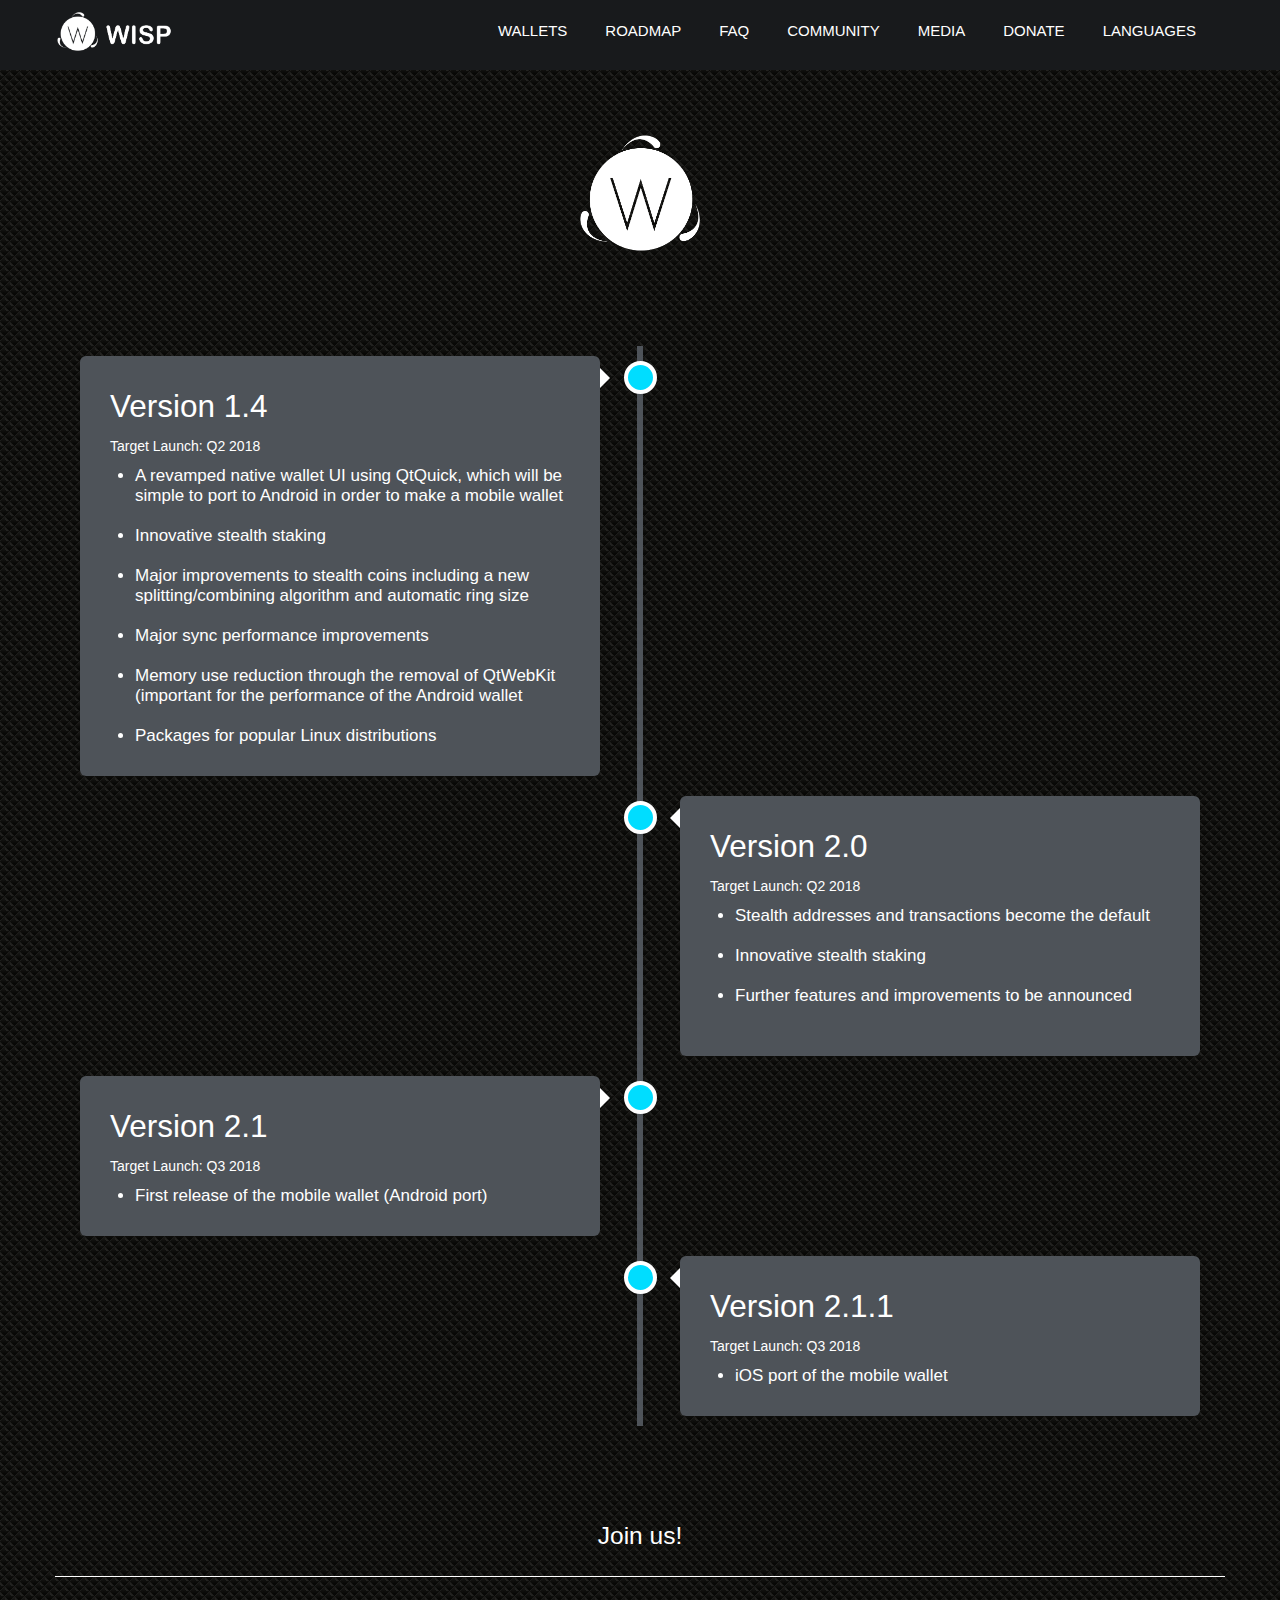
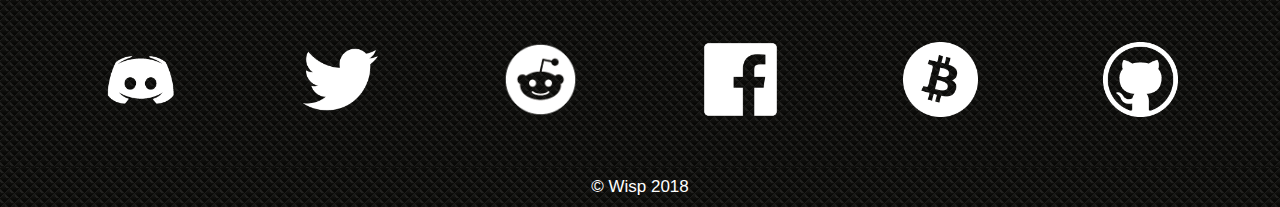
<file: skull/Roadmap.html>
<!DOCTYPE html>
<!--
 * Wisp Project Design
 * Author: Skull
 * Author URL: twitter.com/SkullRL
-->

<html lang="en">
    
    <head>
        <meta charset=utf-8>
        <meta name="viewport" content="width=device-width, initial-scale=1.0">
        <title>Wisp | The Future of Privacy</title>
		
        <!-- Load css styles -->
        <link rel="stylesheet" type="text/css" href="css/bootstrap.css" />
        <link rel="stylesheet" type="text/css" href="css/bootstrap-responsive.css"/>
        <link rel="stylesheet" type="text/css" href="css/style.css" />
        <link rel="stylesheet" type="text/css" href="css/jquery.cslider.css" />
        <link rel="stylesheet" type="text/css" href="css/jquery.bxslider.css" />
        <link rel="stylesheet" type="text/css" href="css/animate.css" />
		
        <!-- Fav and touch icons -->
        <link rel="apple-touch-icon-precomposed" sizes="144x144" href="images/ico/apple-touch-icon-144.png">
        <link rel="apple-touch-icon-precomposed" sizes="114x114" href="images/ico/apple-touch-icon-114.png">
        <link rel="apple-touch-icon-precomposed" sizes="72x72" href="images/apple-touch-icon-72.png">
        <link rel="apple-touch-icon-precomposed" href="images/ico/apple-touch-icon-57.png">
        <link rel="shortcut icon" href="images/ico/favicon.ico">
    </head>
    
    <body>
        <div class="navbar">
            <div class="navbar-inner">
                <div class="container">
                    <a href="index.html" class="brand">
                        <img src="images/navlogo.png" style="width: 120px; height: auto;" alt="Logo" />
                        <!-- This is website logo -->
                    </a>
                    <!-- Navigation button, visible on small resolution -->
                    <button type="button" class="btn btn-navbar" data-toggle="collapse" data-target=".nav-collapse">
                        <i class="icon-menu"></i>
                    </button>
                    <!-- Main navigation -->
                    <div class="nav-collapse collapse pull-right">
                        <ul class="nav" id="top-navigation">
							<li><a href="index.html#wallets">Wallets</a></li>
                            <li><a href="Roadmap.html">Roadmap</a></li>
                            <li><a href="FAQ.html">FAQ</a></li>
                            <li><a href="index.html#community">Community</a></li>
							<li><a href="#">Media</a></li>
                            <li><a href="#">Donate</a></li>
							<li><a href="#">Languages</a></li>
                        </ul>
                    </div>
                    <!-- End main navigation -->
                </div>
            </div>
        </div>
		
		
		<!-- This is the banner logo -->
		
		<div class="section primary-section" id="service">
            <div class="container">
                <!-- Logo -->
					<img style="display: block; margin-left:auto; margin-right:auto; width: 200px; height: auto" src="images/Logowisp.png" alt="logo" />
            </div>
        </div>
		
		<!-- End banner logo -->
		
		
		
		<!-- Roadmap Start -->
		
		<div class="section primary-section" id="service">
			<div class="timeline">
  <div class="container1 left">
    <div class="content">
      <h2>Version 1.4</h2>
	  <h5>Target Launch: Q2 2018</h5>
		<ul style="list-style-type:disc">
			<li>A revamped native wallet UI using QtQuick, which will be simple to port to Android in order to make a mobile wallet</li><br />
			<li>Innovative stealth staking</li><br />
			<li>Major improvements to stealth coins including a new splitting/combining algorithm and automatic ring size</li><br />
			<li>Major sync performance improvements</li><br />
			<li>Memory use reduction through the removal of QtWebKit (important for the performance of the Android wallet</li><br />
			<li>Packages for popular Linux distributions</li>
		</ul>
    </div>
  </div>
  <div class="container1 right">
    <div class="content">
      <h2>Version 2.0</h2>
	  <h5>Target Launch: Q2 2018</h5>
		<ul style="list-style-type:disc">
			<li>Stealth addresses and transactions become the default</li><br />
			<li>Innovative stealth staking</li><br />
			<li>Further features and improvements to be announced</li><br />
		</ul>
    </div>
  </div>
  
  <div class="container1 left">
    <div class="content">
      <h2>Version 2.1</h2>
	  <h5>Target Launch: Q3 2018</h5>
		<ul style="list-style-type:disc">
			<li>First release of the mobile wallet (Android port)</li>
		</ul>
    </div>
  </div>
  
  <div class="container1 right">
    <div class="content">
      <h2>Version 2.1.1</h2>
	  <h5>Target Launch: Q3 2018</h5>
		<ul style="list-style-type:disc">
			<li>iOS port  of the mobile wallet</li>
		</ul>
    </div>
  </div>
  
  
  
  
</div>
			</div>
        </div>
		

		<!-- Join section start -->
        <div class="section primary-section">
            <div class="container">
                    <div class="title">
                        
                            <h3>Join us!</h3>
                        
                    </div>
					
					<div class="row-fluid">
						<div class="span2">
							<div class="centered join">
								<a href="https://www.discord.com">
									<img class="img-square" src="images/discord.png" alt="service 1">
								</a>
							</div>
						</div>
						
						<div class="span2">
							<div class="centered join">
								<a href="https://www.discord.com">
									<img class="img-square" src="images/twitter.png" alt="service 2">
								</a>
							</div>
						</div>
						
						<div class="span2">
							<div class="centered join">
								<a href="https://www.discord.com">
									<img class="img-square" src="images/reddit.png" alt="service 3">
								</a>
							</div>
						</div>
						
						<div class="span2">
							<div class="centered join">
								<a href="https://www.discord.com">
									<img class="img-square" src="images/facebook.png" alt="service 4">
								</a>
							</div>
						</div>
						
						<div class="span2">
							<div class="centered join">
								<a href="https://www.discord.com">
									<img class="img-square" src="images/bitcoin.png" alt="service 5">
								</a>
							</div>
						</div>
						
						<div class="span2">
							<div class="centered join">
								<a href="https://www.discord.com">
									<img class="img-square" src="images/github.png" alt="service 5">
								</a>
							</div>
						</div>
						
					</div>
                </div>
            </div>
        </div>
        <!-- Join section end -->
		
        <!-- Footer section start -->
        <div class="footer">
            <p>&copy; Wisp 2018</a></p>
        </div>
        <!-- Footer section end -->
		
        <!-- ScrollUp button start -->
        <div class="scrollup">
            <a href="#">
                <i class="icon-up-open"></i>
            </a>
        </div>
        <!-- ScrollUp button end -->
		
        <!-- Include javascript -->
        <script src="js/jquery.js"></script>
        <script type="text/javascript" src="js/jquery.mixitup.js"></script>
        <script type="text/javascript" src="js/bootstrap.js"></script>
        <script type="text/javascript" src="js/modernizr.custom.js"></script>
        <script type="text/javascript" src="js/jquery.bxslider.js"></script>
        <script type="text/javascript" src="js/jquery.cslider.js"></script>
        <script type="text/javascript" src="js/jquery.placeholder.js"></script>
        <script type="text/javascript" src="js/jquery.inview.js"></script>

        <!-- css3-mediaqueries.js for IE8 or older -->
        <!--[if lt IE 9]>
            <script src="js/respond.min.js"></script>
        <![endif]-->
		
        
    </body>
</html>
</file>
<file: skull/css/style.css>
/*
 * A Design by GraphBerry
 * Author: GraphBerry
 * Author URL: http://graphberry.com
 * License: http://graphberry.com/pages/license
 */

/* Table of content
1.General - This is created general styles and overide some bootstrap classes.
2.Layout
 2.1 Animations
 2.2 Buttons
 2.3 Thumbnail - overide bootstrap thumbnail and add mased efect
 2.4 Socail icons -style for social icons list
3 Sections - definition for section and subsection
 3.1 Services
 3.2 Portfolio
 3.3 About
 3.4 Clients
 3.5 Price table
 3.6 Newsletter
 3.7 Contact
 3.8 Footer
4 Responsive 
**********************************************************************/

* {
  box-sizing: border-box;
}

/* Set a background color */
body {
  background-color: #171a1b;
  font-family: Helvetica, sans-serif;
  color: black;
  background: #181A1C url(../images/background3.png);
}



.img .animated-gif{
  width: 200px;
  height: auto;
}

/* The actual timeline (the vertical ruler) */
.timeline {
  position: relative;
  max-width: 1200px;
  margin: 0 auto;
}

/* The actual timeline (the vertical ruler) */
.timeline::after {
  content: '';
  position: absolute;
  width: 6px;
  background-color: #4e5359;
  top: 0;
  bottom: 0;
  left: 50%;
  margin-left: -3px;
}

/* Container around content */
.container1 {
  padding: 10px 40px;
  position: relative;
  background-color: inherit;
  width: 50%;
}

/* The circles on the timeline */
.container1::after {
  content: '';
  position: absolute;
  width: 25px;
  height: 25px;
  right: -17px;
  background-color: #00ddff;
  border: 4px solid white;
  top: 15px;
  border-radius: 50%;
  z-index: 1;
}

/* Place the container to the left */
.left {
  left: 0;
}

/* Place the container to the right */
.right {
  left: 50%;
}

/* Add arrows to the left container (pointing right) */
.left::before {
  content: " ";
  height: 0;
  position: absolute;
  top: 22px;
  width: 0;
  z-index: 1;
  right: 30px;
  border: medium solid white;
  border-width: 10px 0 10px 10px;
  border-color: transparent transparent transparent white;
}

/* Add arrows to the right container (pointing left) */
.right::before {
  content: " ";
  height: 0;
  position: absolute;
  top: 22px;
  width: 0;
  z-index: 1;
  left: 30px;
  border: medium solid white;
  border-width: 10px 10px 10px 0;
  border-color: transparent white transparent transparent;
}

/* Fix the circle for containers on the right side */
.right::after {
  left: -16px;
}

/* The actual content */
.content {
  padding: 20px 30px;
  background-color: #4e5359;
  position: relative;
  border-radius: 6px;
}

.contentimg img {
  display: block;
    margin-left: auto;
    margin-right: auto;
    width: 40%;
}

/* Media queries - Responsive timeline on screens less than 600px wide */
@media screen and (max-width: 600px) {
/* Place the timelime to the left */
  .timeline::after {
    left: 31px;
  }

/* Full-width containers */
  .container1 {
    width: 100%;
    padding-left: 70px;
    padding-right: 25px;
  }

/* Make sure that all arrows are pointing leftwards */
  .container1::before {
    left: 60px;
    border: medium solid white;
    border-width: 10px 10px 10px 0;
    border-color: transparent white transparent transparent;
  }

/* Make sure all circles are at the same spot */
  .left::after, .right::after {
    left: 15px;
  }

/* Make all right containers behave like the left ones */
  .right {
    left: 0%;
  }
}



/*
1. General
**********************************************************************/
 header {
  width: 100%;
  min-width: 1000px;
  background-color: #171a1b;
}

 body {
    font-family:'Roboto', sans-serif;
    color: #FFF;
    line-height:1.2em;
    font-size:17px;
    line-height:20px;
	background: #181A1C url(../images/background.png);
}
a {
    color: inherit;
    text-decoration: none;
}
a:hover {
    color: black;
    text-decoration:none;
}

a:link {
	color: black;
	text-decoration: none;
}

h1, h2, h3, h4, h5, h6 {
    font-weight: normal;
}
h1 {
    margin: 10px;
}
p {
    padding: 10px;
    font-weight: 100;
    color: #fff;
}
.navbar {
    background: #181A1C;
    margin-bottom:0;
    min-height:70px;
}

.navbar-fixed-top {
    min-height:60px;
    height:60px;
    padding-top:0;
}
.navbar-inner {
    background: #181A1C;
    border-radius:0;
    filter: none;
    border: none;
    box-shadow: none;
}
.navbar .brand img {
    width:120px;
    height:40px;
}
.navbar .nav > li > a {
    text-transform:uppercase;
    line-height: auto;
    vertical-align: middle;
    margin:10px 3px;
    -webkit-box-shadow: none;
    -moz-box-shadow: none;
    border: 1px solid #181A1C;
    box-shadow: none;
    font-size:15px;
    text-shadow: none;
    color: #fff;
    transition: border-color 1s ease;
}
.navbar .nav > li:hover> a, .navbar .nav > .active > a, .navbar .nav > .active > a:hover, .navbar .nav > .active > a:focus {
    border: 1px solid #00ddff;
    color: #fff;
    background-color: #181A1C;
    transition: border-color 1s ease;
}
.nav-pills {
    margin-bottom: 30px;
}
.nav-pills > li > a {
    background: transparent;
    -webkit-border-radius: 0;
    -moz-border-radius: 0;
    border-radius: 0;
    margin-right:5px;
    padding-left:25px;
    padding-right:25px;
    border: 1px solid #181A1C;
}
.nav-pills > li > a:hover, .nav-pills > .active > a, .nav-pills > .active > a:hover, .nav-pills > .active > a:focus {
    background: #181A1C;
    color: #fff;
}
.navbar .btn-navbar:hover, .navbar .btn-navbar {
    border-radius:0;
    background:#ffffff;
    color: #000;
}

/* Links inside the navbar */
.navbar a {
  float: left;
  font-size: 16px;
  color: white;
  text-align: left;
  padding: 14px 16px;
  text-decoration: none;
}
/******
2. Layout
**********************************************************************/
.centered {
    margin-left:auto;
    margin-right:auto;
    float: none;
    text-align: center;
}
/* Use this class if you want ceter element with span* class */
 .center {
    margin-left:auto;
    margin-right:auto;
    float: none;
    text-align: center;
}
.highlighted-box {
    background:#ffffff;
    padding:20px 30px;
}
.highlighted-box h1 {
    margin:0px;
}
.large-text {
    line-height:1.2em;
    font-size: 30px;
    color: #181A1C;
    padding:20px;
    margin-bottom:20px;
}
.highlighted-box h1, .highlighted-box p {
    color: #181A1C !important;
}
.circle-border {
    display: inline-block;
    -webkit-border-radius: 500px;
    -moz-border-radius: 500px;
    border-radius: 500px;
    -khtml-border-radius: 500px;
    border: 3px solid #fff;
}
.left-align {
    text-align:left;
}
.right-align {
    text-align:left;
}
.error {
    color: #CF0000;
    display: none;
}
.invisible {
    display:none;
    visibility:visible;
}
.triangle {
    margin: 0 auto;
    text-align:center;
    width: 0;
    height: 0;
    border-top: 30px solid #181A1C;
    border-left: 585px outset transparent;
    border-right: 585px outset transparent;
    position: relative;
}

.column {
    float: left;
    width: 50%;
}

/* Clear floats after the columns */
.row:after {
    content: "";
    display: table;
    clear: both;
}

/*
2.1 Animations
**********/
 .zoom-in {
    -webkit-transform: scale(1, 1);
    -moz-transform: scale(1, 1);
    -o-transform: scale(1, 1);
    -ms-transform: scale(1, 1);
    -webkit-transition: all 250ms ease;
    -moz-transition: all 250ms ease;
    -o-transition: all 250ms ease;
    -ms-transition: all 250ms ease;
    transition: all 250ms ease;
}
.zoom-in:hover {
    -webkit-transform: scale(1.1, 1.1);
    -moz-transform: scale(1.1, 1.1);
    -o-transform: scale(1.1, 1.1);
    -ms-transform: scale(1.1, 1.1);
}
/*
2.2 Buttons - There are buttons on a transparent background, primary and secondary color background.
**********/
 .button,  .button:visited, .button:focus {
    display:inline-block;
    border:1px solid #181A1C;
    color:#181A1C;
    background-color:transparent;
    padding:15px 30px;
    font-size:17px;
    line-height:auto;
}
.button:hover, .button:active{
    background-color:#181A1C;
    color:#fff;
}
.button-sp, .button-sp:visited, .button-sp:focus {
    border:none;
    background-color:#ffffff;
    color:#181A1C;
}
.button-sp:hover, .button-sp:active {
    background-color:#181A1C;
    color:#ffffff;
}
.button-ps, .button-ps:visited, .button-ps:focus {
    border:none;
    background-color:#181A1C;
    color:#ffffff;
}
.button-ps:hover, .button-ps:active {
    background-color:#ffffff;
    color:#181A1C;
}
/*
2.3 Thumbnails - Predefined bootstrap's thumbnail class.
**********/
 .thumbnail {
    width:100%;
    height:100%;
    padding:0;
    overflow: hidden;
    position: relative;
    border:0;
    border-radius:0;
    box-shadow:none;
    text-align:center;
    background: #191a1c;
}
.thumbnail .more {
    display:block;
    z-index:4;
    position:absolute;
    top:-100px;
    left:50%;
    margin:0 auto;
    margin-left:-41px;
    width:80px;
    height:80px;
    font-size:40px;
    color:#fff;
    text-decoration:none;
    line-height: 70px;
    text-align: center;
}
.thumbnail:hover .more {
    top:40%;
    margin-top:-40px;
    -webkit-transition: all 0.3s ease-out;
    -moz-transition: all 0.3s ease-out;
    -o-transition: all 0.3 s ease-out;
    -ms-transition: all 0.3s ease-out;
    transition: all 0.3s ease-out;
}
.thumbnail h3, 
.thumbnail p {
    margin:0;
    padding:0;
    position:relative;
    z-index:4;
}
.thumbnail h3 {
    color: #ffffff;
    margin-top:10px;
    font-size:20px;
}
.thumbnail > p {
    padding-bottom:20px;
}
.thumbnail .mask {
    opacity:0.85;
    filter: alpha(opacity=85);
    top:100%;
    left:0;
    width:100%;
    height:100%;
    background:#181A1C;
    position:absolute;
    -webkit-transition: all 0.2s ease-out;
    -moz-transition: all 0.2s ease-out;
    -o-transition: all 0.2 s ease-out;
    -ms-transition: all 0.2s ease-out;
    transition: all 0.2s ease-out;
}
.thumbnail:hover .mask {
    top:0;
}
/*
2.4 Socail icons
************/
 .social {
    list-style: none;
    float: none;
    position:relative;
    margin:5px; auto;
}

 .social li {
    display: inline-block;
    line-height: 32px;
    font-family:'Porta';
    font-size: 32px;
    padding:0 5px;
}

.social li a {
    margin:0;
    padding:0;
    width:32px;
    height:32px;
    color: #ffffff;
}
.social li a:hover {
    color:#181A1C;
}
/*
3. Sections 
***************************************************************************/
 .section {
    padding-bottom: 50px;
}
.section .container {
    padding-top:20px;
}
.section .title {
    text-align: center;
    padding:10px;
    margin-bottom: 30px;
}
.section .title h1 {
    font-weight: normal;
    margin-bottom: 20px;
    padding: 0;
}
.section .title > p {
    font-size: 20px;
    color: #FFF;
    font-weight: lighter;
}
.primary-section {
    background: transparent;
}
.primary-section .triangle {
    border-top: 40px solid #ffffff;
}
.primary-section .title {
    border-bottom: 1px solid #FFF;
}
.primary-section, .primary-section .title p, .primary-section h3 {
    color: #ffffff;
}
.primary-section h1 {
    color:#FFF;
}
.secondary-section {
    background:#ffffff;
}
.secondary-section .title {
    border-bottom: 1px solid #181A1C;
}
.secondary-section h1, .secondary-section .title p {
    color: #181A1C;
}
/* Third section use bacground image */
.third-section {
    padding-bottom: 70px;
    background: #181A1C repeat center;
    border-top:6px solid #ffffff;
}
.third-section .container {
    padding-top:20px;
    position:relative;
}
.third-section .title {
    border-bottom: 1px solid #A1AAB7;
    color: #ffffff;
}
.sub-section {
    margin-top:30px;
}
.sub-section .title {
    padding:0;
}
/*******
3.1 Services  
***************************************/
.service{
    margin-top:20px;
}
 .service, .service h2 {
    padding-top:15px;
}
.service p {
    padding:0px 50px;
    height:60px;
}
.service img {
    width:150px;
    height:150px;
}

.service img {
    width:150px;
    height:150px;
}

/*******
3.1 Services  
***************************************/
.join{
    margin-top:20px;
}
 .join, .join h2 {
    padding-top:15px;
}
.join p {
    padding:0px 50px;
    height:60px;
}
.join img {
    width:75px;
    height:75px;
}


/*
3.2 Portfolio
***************************************/
 .single-project {
    margin-bottom:30px;
    background:#181A1C;
}
.single-project img {
    width:100%;
}
.project-description {
    padding-right:20px;
}
.project-description p {
    padding-left:0;
}
.project-title {
    margin-top:15px;
    margin-bottom:15px;
    border-bottom:1px solid #ffffff;
}
.project-title h3 {
    float:left;
    margin-top:0;
    padding:0;
    width:80%;
}
.project-title .close {
    color: #ffffff;
    margin-top:10px;
}
.project-info span, .project-title h3 {
    color:#ffffff;
}
.project-info {
    font-weight:100;
    padding:10px 0;
}
.project-info span {
    width: 80px;
    display: inline-block;
}
.project-info div {
    margin-bottom:5px;
}
.close {
    float: right;
    width: 40px;
    height: 40px;
    text-align: center;
}
#portfolio-grid .mix {
    opacity: 0;
    display: none;
}
/*
3.3 About
******************************************************************/
 .team .thumbnail {
    box-sizing: border-box;
    -webkit-box-sizing: border-box;
    -moz-box-sizing: border-box;
    padding: 10px;
    border: 1px solid #fff;
}
.team .thumbnail:hover .social {
    z-index: 5;
}
.team .thumbnail:hover .social a {
    color:#fff;
}
.team .thumbnail .mask {
    background: #ffffff;
}
.team .thumbnail .mask h2 {
    margin-top:20%;
}
.team .thumbnail .mask, .team .thumbnail .mask h3, .team .thumbnail .mask p, .team .thumbnail:hover h3, .team .thumbnail:hover .social a:hover {
    color:#181A17;
}
.about-text {
    margin-top:30px;
}
.about-text p {
    padding:0;
    font-size:16px;
}
/*********************************************************************
                        SKILLS BAR
*********************************************************************/
 .skills {
    list-style-type: none;
    position: relative;
    margin:0px;
}
.skills li {
    margin-bottom:30px;
    background:#FFF;
    height:40px;
    padding:1px;
}
.skills li h3 {
    position: relative;
    font-size: 15px;
    padding:0;
    margin:0;
    left: 10px;
    z-index: 1;
    color: #181A1C;
}
.skills li .bar {
    height:40px;
    position:absolute;
    background-color: #ffffff;
}
/*
3.4 Clients
**********************************************************************/
 .client-slider img {
    border:1px solid white;
}
.client-slider img:hover {
    background-color:#ffffff;
}
.client-nav {
    list-style:none;
    margin-top:10px;
}
.client-nav li {
    float:left;
    display:block;
    margin-left:10px;
}
.client-nav li a {
    display:inherit;
    padding:5px;
    background:#ffffff;
    border-radius:3px;
    width:20px;
    height:20px;
}
.client-nav li a:hover {
    background:#181A1C;
}
.testimonial p {
    color:#181A1C;
    background:#ffffff;
    padding:15px;
    margin:0;
}
.testimonial .arrow {
    margin-left:10px;
    width:0;
    border-top:10px solid #ffffff;
    border-left: 20px outset transparent;
    border-right: 20px outset transparent;
}
.testimonial .whopic {
    display:inline-block;
}
.testimonial .whopic img {
    margin-top:10px;
    width:50px;
    height:50px;
    float:left;
}
.testimonial .whopic strong {
    float:left;
    margin-top:10px;
    padding-left:10px;
}
.testimonial .whopic small {
    display:block;
    font-size:12px;
    
}
.testimonial-text{
    display:block;
    font-size:22px;
    text-align:center;
    margin:0 auto;
    margin-top:30px;
    width:70%;
    line-height:1.3em;
}
/*
3.5 Price table
******************************************************************/
 .price-table {
    margin-top: 70px;
    margin-bottom: 20px;
}
.price-column {
    background-color:white;
    -webkit-border-radius: 10px;
    -moz-border-radius: 10px;
    border-radius: 10px;
    padding-bottom:20px;
    margin:0 auto;
    text-align:center;
}
.price-column h3 {
    background-color:#181A1C;
    text-transform:uppercase;
    text-align: center;
    color:#ffffff;
    padding:40px 0px;
    font-size: 36px;
    margin-top:0px;
    -moz-border-radius: 0px;
    -webkit-border-radius: 10px 10px 0px 0px;
    border-radius: 10px 10px 0px 0px;
}
.price-column .list{
    list-style:none;
    margin:20px 50px;
}
.price-column .list li{
    font-weight:lighter;
    color:#747C89;
    font-size:20px;
    border-bottom:1px solid #747C89;
    padding:25px 0px;
}
.price-column .list li.price {
    text-align: center;
    font-size:31px;
    background-color:white;
    color:#747C89;
    margin-top:25px;
}
.price-text{
    margin:30px 0 20px;
    font-size:20px;
    color: #181A1C;
    font-weight:normal;
}
/*
3.6 Newsletter
********************************************************************/
 .newsletter, .newsletter h2 {
    color: #D7DDDE;
	text-align: center;
}
.newsletter .title h2 {
    text-align:center;
    padding:0;
    margin:0;
}
.newsletter form {
    text-align:right;
}
.newsletter input {
    margin-top:10px;
    padding:15px;
    height: auto;
}
.newsletter button {
    margin: 0 0 0 20px;
}
.newsletter .button-sp:hover, .newsletter .button-sp:active {
    background-color:#FFF;
    color:#181A1C;
}

/*
3.7 Contact
********************************************************************/
 .contact {
    background: #ffffff;
}
.contact h1, .contact h2, .contact h3, .contact h4, .contact h5, .contact h6, .contact .section .title > p, .contact .social > li > a {
    color: #181A1C;
}
.contact textarea, .contact input[type="text"], .contact input[type="email"] {
    padding: 10px;
    line-height: 20px;
    height: auto;
}
.contact textarea {
    height: 120px;
}
.contacts, .contact .social {
    color: #fff;
    list-style: none;
    margin-left: 10px;
}
.contacts > li {
    margin-top: 15px;
}
.contacts > li > a {
    color: #fff;
}
.contact-info {
    margin-top:10px;
    margin-bottom:10px;
}
.contact-info p{
     font-weight:normal;
}
.contact-info .icon {
    margin:10px auto;
    font-size:30px;
}
.map-wrapper {
    position:relative;
    height:500px;
}
.map-canvas {
    position:absolute;
    margin-bottom:20px;
    width:100%;
    height:500px;
    color: #29383F;
    position:absolute;
    left:0;
    top:0;
    right:0;
}
.contact .social {
    display: inline-block;
    margin-left:0;
}
.contact .social li {
    line-height: 32px;
    padding:10px 10px;
    font-family:'Porta';
    font-size: 50px;
    transition: margin 0.4s;
    -webkit-transition: margin 0.4s;
}
.contact .social li a {
    color:#fff;
}
.contact .social li a:hover {
    color:#181A1C;
}
.contact-form {
    background:#fff;
    background: rgba(255, 255, 255, 0.9);
    z-index:110;
    position:relative;
    margin-top:-25px;
    padding:20px;
}
.contact-form h3 {
    color:#838589;
    padding-bottom:20px;
}
.message-btn {
    border:1px solid #747C89;
    color:#747C89;
    background-color:transparent;
    padding:15px 30px;
    font-size:17px;
}
.message-btn:hover {
    background-color:#ffffff;
}
.contact-info {
    text-align:center;
    font-size:22px;
}
.info-mail {
    border:1px solid white;
    width:60%;
    margin:0 auto;
    padding:15px;
    color:#181A1C;
}
.black {
    color:#181A1C;
}
/*
3.8 Footer
********************************************************************/
 .footer {
    background: #181A1C url(../images/background.png) repeat;
    text-align: center;
}
.footer > p {
    color: #fff;
    margin:0;
}

.footer a{
    color:#ffffff;
}

.footer a:hover, .footer a:focus{
    text-decoration: underline;
}
.scrollup {
    text-align:center;
    cursor:pointer;
    vertical-align:middle;
    width:39px;
    height:39px;
    border-radius:5px;
    font-size:20px;
    position:fixed;
    bottom:30px;
    right:20px;
	border:1px solid #fff;
    display:none;
    background: #ffffff;
}
.scrollup > a {
    position:relative;
    top:7px;
    color:#fff;
}
/*
4 Responsible
********************************************************************/
 @media (min-width: 1200px) {
    .thumbnail .more {
        margin-left:-41px;
        width:80px;
        height:80px;
        border-radius:40px;
        line-height: 80px;
    }
}
@media (max-width: 979px) {
    body {
        padding-left:0;
        padding-right:0;
    }
    .navbar-fixed-top, .navbar-fixed-bottom {
        position: fixed;
    }
    .navbar .nav > li > a {
        line-height: 20px;
        vertical-align: middle;
    }
    .section {
        padding-left:20px;
        padding-right:20px;
    }
    .navbar-fixed-top, .navbar-fixed-bottom, .navbar-static-top {
        margin-left: 0px;
        margin-right: 0px;
    }
    .nav-collapse {
        clear: both;
    }
    .nav-collapse .nav {
        float: none;
        margin: 0 0 10px;
    }
    .nav-collapse .nav > li {
        float: none;
    }
    .nav-collapse, .nav-collapse.collapse {
        width: 100%;
        display: inherit;
    }
    .thumbnail .more {
        margin-left:-21px;
        width:40px;
        height:40px;
        border-radius:30px;
        line-height: 40px;
    }
    .thumbnail:hover .more {
        margin-top:-20px;
    }
    .newsletter form {
        text-align:center;
    }
}
@media (max-width: 767px) {
    .info-mail {
        width:90%;
        padding:15px 0px;
    }
    .project-description {
        padding-left:20px;
    }
    .price-column, .testimonial {
        margin-top:30px;
    }
}

/** <!-- Languages --> */
/* Dropdown Button */
.dropbtn {
    background-color: #4CAF50;
    color: white;
    padding: 16px;
    font-size: 16px;
    border: none;
}

/* The container <div> - needed to position the dropdown content */
.dropdown {
    position: relative;
    display: inline-block;
}

/* Dropdown Content (Hidden by Default) */
.dropdown-content {
    display: none;
    position: absolute;
    background-color: #fff;
    min-width: 160px;
    box-shadow: 0px 8px 16px 0px rgba(0,0,0,0.2);
    z-index: 1;
}

/* Links inside the dropdown */
.dropdown-content a {
    color: black;
    padding: 12px 16px;
    text-decoration: none;
    display: block;
}

/* Change color of dropdown links on hover */
.dropdown-content a:hover {background-color: #ddd}

/* Show the dropdown menu on hover */
.dropdown:hover .dropdown-content {
    display: block;
}

/* Change the background color of the dropdown button when the dropdown content is shown */
.dropdown:hover .dropbtn {
    background-color: #3e8e41;
}
</file>
<file: css/style.css>
/*
 * A Design by GraphBerry
 * Author: GraphBerry
 * Author URL: http://graphberry.com
 * License: http://graphberry.com/pages/license
 */

/* Table of content
1.General - This is created general styles and overide some bootstrap classes.
2.Layout
 2.1 Animations
 2.2 Buttons
 2.3 Thumbnail - overide bootstrap thumbnail and add mased efect
 2.4 Socail icons -style for social icons list
3 Sections - definition for section and subsection
 3.1 Services
 3.2 Portfolio
 3.3 About
 3.4 Clients
 3.5 Price table
 3.6 Newsletter
 3.7 Contact
 3.8 Footer
4 Responsive 
**********************************************************************/

* {
  box-sizing: border-box;
}

/* Set a background color */
body {
  background-color: #171a1b;
  font-family: Helvetica, sans-serif;
  color: black;
  background: #181A1C url(../images/background3.png);
}



.img .animated-gif{
  width: 200px;
  height: auto;
}

/* The actual timeline (the vertical ruler) */
.timeline {
  position: relative;
  max-width: 1200px;
  margin: 0 auto;
}

/* The actual timeline (the vertical ruler) */
.timeline::after {
  content: '';
  position: absolute;
  width: 6px;
  background-color: #4e5359;
  top: 0;
  bottom: 0;
  left: 50%;
  margin-left: -3px;
}

/* Container around content */
.container1 {
  padding: 10px 40px;
  position: relative;
  background-color: inherit;
  width: 50%;
}

/* The circles on the timeline */
.container1::after {
  content: '';
  position: absolute;
  width: 25px;
  height: 25px;
  right: -17px;
  background-color: #00ddff;
  border: 4px solid white;
  top: 15px;
  border-radius: 50%;
  z-index: 1;
}

/* Place the container to the left */
.left {
  left: 0;
}

/* Place the container to the right */
.right {
  left: 50%;
}

/* Add arrows to the left container (pointing right) */
.left::before {
  content: " ";
  height: 0;
  position: absolute;
  top: 22px;
  width: 0;
  z-index: 1;
  right: 30px;
  border: medium solid white;
  border-width: 10px 0 10px 10px;
  border-color: transparent transparent transparent white;
}

/* Add arrows to the right container (pointing left) */
.right::before {
  content: " ";
  height: 0;
  position: absolute;
  top: 22px;
  width: 0;
  z-index: 1;
  left: 30px;
  border: medium solid white;
  border-width: 10px 10px 10px 0;
  border-color: transparent white transparent transparent;
}

/* Fix the circle for containers on the right side */
.right::after {
  left: -16px;
}

/* The actual content */
.content {
  padding: 20px 30px;
  background-color: #4e5359;
  position: relative;
  border-radius: 6px;
}

.contentimg img {
  display: block;
    margin-left: auto;
    margin-right: auto;
    width: 40%;
}

/* Media queries - Responsive timeline on screens less than 600px wide */
@media screen and (max-width: 600px) {
/* Place the timelime to the left */
  .timeline::after {
    left: 31px;
  }

/* Full-width containers */
  .container1 {
    width: 100%;
    padding-left: 70px;
    padding-right: 25px;
  }

/* Make sure that all arrows are pointing leftwards */
  .container1::before {
    left: 60px;
    border: medium solid white;
    border-width: 10px 10px 10px 0;
    border-color: transparent white transparent transparent;
  }

/* Make sure all circles are at the same spot */
  .left::after, .right::after {
    left: 15px;
  }

/* Make all right containers behave like the left ones */
  .right {
    left: 0%;
  }
}



/*
1. General
**********************************************************************/
 header {
  width: 100%;
  min-width: 1000px;
  background-color: #171a1b;
}

 body {
    font-family:'Roboto', sans-serif;
    color: #FFF;
    line-height:1.2em;
    font-size:17px;
    line-height:20px;
	background: #181A1C url(../images/background.png);
}
a {
    color: inherit;
    text-decoration: none;
}
a:hover {
    color: black;
    text-decoration:none;
}

a:link {
	color: black;
	text-decoration: none;
}

h1, h2, h3, h4, h5, h6 {
    font-weight: normal;
}
h1 {
    margin: 10px;
}
p {
    padding: 10px;
    font-weight: 100;
    color: #fff;
}
.navbar {
    background: #181A1C;
    margin-bottom:0;
    min-height:70px;
}

.navbar-fixed-top {
    min-height:60px;
    height:60px;
    padding-top:0;
}
.navbar-inner {
    background: #181A1C;
    border-radius:0;
    filter: none;
    border: none;
    box-shadow: none;
}
.navbar .brand img {
    width:120px;
    height:40px;
}
.navbar .nav > li > a {
    text-transform:uppercase;
    line-height: auto;
    vertical-align: middle;
    margin:10px 3px;
    -webkit-box-shadow: none;
    -moz-box-shadow: none;
    border: 1px solid #181A1C;
    box-shadow: none;
    font-size:15px;
    text-shadow: none;
    color: #fff;
    transition: border-color 1s ease;
}
.navbar .nav > li:hover> a, .navbar .nav > .active > a, .navbar .nav > .active > a:hover, .navbar .nav > .active > a:focus {
    border: 1px solid #00ddff;
    color: #fff;
    background-color: #181A1C;
    transition: border-color 1s ease;
}
.nav-pills {
    margin-bottom: 30px;
}
.nav-pills > li > a {
    background: transparent;
    -webkit-border-radius: 0;
    -moz-border-radius: 0;
    border-radius: 0;
    margin-right:5px;
    padding-left:25px;
    padding-right:25px;
    border: 1px solid #181A1C;
}
.nav-pills > li > a:hover, .nav-pills > .active > a, .nav-pills > .active > a:hover, .nav-pills > .active > a:focus {
    background: #181A1C;
    color: #fff;
}
.navbar .btn-navbar:hover, .navbar .btn-navbar {
    border-radius:0;
    background:#ffffff;
    color: #000;
}

/* Links inside the navbar */
.navbar a {
  float: left;
  font-size: 16px;
  color: white;
  text-align: left;
  padding: 14px 16px;
  text-decoration: none;
}
/******
2. Layout
**********************************************************************/
.centered {
    margin-left:auto;
    margin-right:auto;
    float: none;
    text-align: center;
}
/* Use this class if you want ceter element with span* class */
 .center {
    margin-left:auto;
    margin-right:auto;
    float: none;
    text-align: center;
}
.highlighted-box {
    background:#ffffff;
    padding:20px 30px;
}
.highlighted-box h1 {
    margin:0px;
}
.large-text {
    line-height:1.2em;
    font-size: 30px;
    color: #181A1C;
    padding:20px;
    margin-bottom:20px;
}
.highlighted-box h1, .highlighted-box p {
    color: #181A1C !important;
}
.circle-border {
    display: inline-block;
    -webkit-border-radius: 500px;
    -moz-border-radius: 500px;
    border-radius: 500px;
    -khtml-border-radius: 500px;
    border: 3px solid #fff;
}
.left-align {
    text-align:left;
}
.right-align {
    text-align:left;
}
.error {
    color: #CF0000;
    display: none;
}
.invisible {
    display:none;
    visibility:visible;
}
.triangle {
    margin: 0 auto;
    text-align:center;
    width: 0;
    height: 0;
    border-top: 30px solid #181A1C;
    border-left: 585px outset transparent;
    border-right: 585px outset transparent;
    position: relative;
}

.column {
    float: left;
    width: 50%;
}

/* Clear floats after the columns */
.row:after {
    content: "";
    display: table;
    clear: both;
}

/*
2.1 Animations
**********/
 .zoom-in {
    -webkit-transform: scale(1, 1);
    -moz-transform: scale(1, 1);
    -o-transform: scale(1, 1);
    -ms-transform: scale(1, 1);
    -webkit-transition: all 250ms ease;
    -moz-transition: all 250ms ease;
    -o-transition: all 250ms ease;
    -ms-transition: all 250ms ease;
    transition: all 250ms ease;
}
.zoom-in:hover {
    -webkit-transform: scale(1.1, 1.1);
    -moz-transform: scale(1.1, 1.1);
    -o-transform: scale(1.1, 1.1);
    -ms-transform: scale(1.1, 1.1);
}
/*
2.2 Buttons - There are buttons on a transparent background, primary and secondary color background.
**********/
 .button,  .button:visited, .button:focus {
    display:inline-block;
    border:1px solid #181A1C;
    color:#181A1C;
    background-color:transparent;
    padding:15px 30px;
    font-size:17px;
    line-height:auto;
}
.button:hover, .button:active{
    background-color:#181A1C;
    color:#fff;
}
.button-sp, .button-sp:visited, .button-sp:focus {
    border:none;
    background-color:#ffffff;
    color:#181A1C;
}
.button-sp:hover, .button-sp:active {
    background-color:#181A1C;
    color:#ffffff;
}
.button-ps, .button-ps:visited, .button-ps:focus {
    border:none;
    background-color:#181A1C;
    color:#ffffff;
}
.button-ps:hover, .button-ps:active {
    background-color:#ffffff;
    color:#181A1C;
}
/*
2.3 Thumbnails - Predefined bootstrap's thumbnail class.
**********/
 .thumbnail {
    width:100%;
    height:100%;
    padding:0;
    overflow: hidden;
    position: relative;
    border:0;
    border-radius:0;
    box-shadow:none;
    text-align:center;
    background: #191a1c;
}
.thumbnail .more {
    display:block;
    z-index:4;
    position:absolute;
    top:-100px;
    left:50%;
    margin:0 auto;
    margin-left:-41px;
    width:80px;
    height:80px;
    font-size:40px;
    color:#fff;
    text-decoration:none;
    line-height: 70px;
    text-align: center;
}
.thumbnail:hover .more {
    top:40%;
    margin-top:-40px;
    -webkit-transition: all 0.3s ease-out;
    -moz-transition: all 0.3s ease-out;
    -o-transition: all 0.3 s ease-out;
    -ms-transition: all 0.3s ease-out;
    transition: all 0.3s ease-out;
}
.thumbnail h3, 
.thumbnail p {
    margin:0;
    padding:0;
    position:relative;
    z-index:4;
}
.thumbnail h3 {
    color: #ffffff;
    margin-top:10px;
    font-size:20px;
}
.thumbnail > p {
    padding-bottom:20px;
}
.thumbnail .mask {
    opacity:0.85;
    filter: alpha(opacity=85);
    top:100%;
    left:0;
    width:100%;
    height:100%;
    background:#181A1C;
    position:absolute;
    -webkit-transition: all 0.2s ease-out;
    -moz-transition: all 0.2s ease-out;
    -o-transition: all 0.2 s ease-out;
    -ms-transition: all 0.2s ease-out;
    transition: all 0.2s ease-out;
}
.thumbnail:hover .mask {
    top:0;
}
/*
2.4 Socail icons
************/
 .social {
    list-style: none;
    float: none;
    position:relative;
    margin:5px; auto;
}

 .social li {
    display: inline-block;
    line-height: 32px;
    font-family:'Porta';
    font-size: 32px;
    padding:0 5px;
}

.social li a {
    margin:0;
    padding:0;
    width:32px;
    height:32px;
    color: #ffffff;
}
.social li a:hover {
    color:#181A1C;
}
/*
3. Sections 
***************************************************************************/
 .section {
    padding-bottom: 50px;
}
.section .container {
    padding-top:20px;
}
.section .title {
    text-align: center;
    padding:10px;
    margin-bottom: 30px;
}
.section .title h1 {
    font-weight: normal;
    margin-bottom: 20px;
    padding: 0;
}
.section .title > p {
    font-size: 20px;
    color: #FFF;
    font-weight: lighter;
}
.primary-section {
    background: transparent;
}
.primary-section .triangle {
    border-top: 40px solid #ffffff;
}
.primary-section .title {
    border-bottom: 1px solid #FFF;
}
.primary-section, .primary-section .title p, .primary-section h3 {
    color: #ffffff;
}
.primary-section h1 {
    color:#FFF;
}
.secondary-section {
    background:#ffffff;
}
.secondary-section .title {
    border-bottom: 1px solid #181A1C;
}
.secondary-section h1, .secondary-section .title p {
    color: #181A1C;
}
/* Third section use bacground image */
.third-section {
    padding-bottom: 70px;
    background: #181A1C repeat center;
    border-top:6px solid #ffffff;
}
.third-section .container {
    padding-top:20px;
    position:relative;
}
.third-section .title {
    border-bottom: 1px solid #A1AAB7;
    color: #ffffff;
}
.sub-section {
    margin-top:30px;
}
.sub-section .title {
    padding:0;
}
/*******
3.1 Services  
***************************************/
.service{
    margin-top:20px;
}
 .service, .service h2 {
    padding-top:15px;
}
.service p {
    padding:0px 50px;
    height:60px;
}
.service img {
    width:150px;
    height:150px;
}

.service img {
    width:150px;
    height:150px;
}

/*******
3.1 Services  
***************************************/
.join{
    margin-top:20px;
}
 .join, .join h2 {
    padding-top:15px;
}
.join p {
    padding:0px 50px;
    height:60px;
}
.join img {
    width:75px;
    height:75px;
}


/*
3.2 Portfolio
***************************************/
 .single-project {
    margin-bottom:30px;
    background:#181A1C;
}
.single-project img {
    width:100%;
}
.project-description {
    padding-right:20px;
}
.project-description p {
    padding-left:0;
}
.project-title {
    margin-top:15px;
    margin-bottom:15px;
    border-bottom:1px solid #ffffff;
}
.project-title h3 {
    float:left;
    margin-top:0;
    padding:0;
    width:80%;
}
.project-title .close {
    color: #ffffff;
    margin-top:10px;
}
.project-info span, .project-title h3 {
    color:#ffffff;
}
.project-info {
    font-weight:100;
    padding:10px 0;
}
.project-info span {
    width: 80px;
    display: inline-block;
}
.project-info div {
    margin-bottom:5px;
}
.close {
    float: right;
    width: 40px;
    height: 40px;
    text-align: center;
}
#portfolio-grid .mix {
    opacity: 0;
    display: none;
}
/*
3.3 About
******************************************************************/
 .team .thumbnail {
    box-sizing: border-box;
    -webkit-box-sizing: border-box;
    -moz-box-sizing: border-box;
    padding: 10px;
    border: 1px solid #fff;
}
.team .thumbnail:hover .social {
    z-index: 5;
}
.team .thumbnail:hover .social a {
    color:#fff;
}
.team .thumbnail .mask {
    background: #ffffff;
}
.team .thumbnail .mask h2 {
    margin-top:20%;
}
.team .thumbnail .mask, .team .thumbnail .mask h3, .team .thumbnail .mask p, .team .thumbnail:hover h3, .team .thumbnail:hover .social a:hover {
    color:#181A17;
}
.about-text {
    margin-top:30px;
}
.about-text p {
    padding:0;
    font-size:16px;
}
/*********************************************************************
                        SKILLS BAR
*********************************************************************/
 .skills {
    list-style-type: none;
    position: relative;
    margin:0px;
}
.skills li {
    margin-bottom:30px;
    background:#FFF;
    height:40px;
    padding:1px;
}
.skills li h3 {
    position: relative;
    font-size: 15px;
    padding:0;
    margin:0;
    left: 10px;
    z-index: 1;
    color: #181A1C;
}
.skills li .bar {
    height:40px;
    position:absolute;
    background-color: #ffffff;
}
/*
3.4 Clients
**********************************************************************/
 .client-slider img {
    border:1px solid white;
}
.client-slider img:hover {
    background-color:#ffffff;
}
.client-nav {
    list-style:none;
    margin-top:10px;
}
.client-nav li {
    float:left;
    display:block;
    margin-left:10px;
}
.client-nav li a {
    display:inherit;
    padding:5px;
    background:#ffffff;
    border-radius:3px;
    width:20px;
    height:20px;
}
.client-nav li a:hover {
    background:#181A1C;
}
.testimonial p {
    color:#181A1C;
    background:#ffffff;
    padding:15px;
    margin:0;
}
.testimonial .arrow {
    margin-left:10px;
    width:0;
    border-top:10px solid #ffffff;
    border-left: 20px outset transparent;
    border-right: 20px outset transparent;
}
.testimonial .whopic {
    display:inline-block;
}
.testimonial .whopic img {
    margin-top:10px;
    width:50px;
    height:50px;
    float:left;
}
.testimonial .whopic strong {
    float:left;
    margin-top:10px;
    padding-left:10px;
}
.testimonial .whopic small {
    display:block;
    font-size:12px;
    
}
.testimonial-text{
    display:block;
    font-size:22px;
    text-align:center;
    margin:0 auto;
    margin-top:30px;
    width:70%;
    line-height:1.3em;
}
/*
3.5 Price table
******************************************************************/
 .price-table {
    margin-top: 70px;
    margin-bottom: 20px;
}
.price-column {
    background-color:white;
    -webkit-border-radius: 10px;
    -moz-border-radius: 10px;
    border-radius: 10px;
    padding-bottom:20px;
    margin:0 auto;
    text-align:center;
}
.price-column h3 {
    background-color:#181A1C;
    text-transform:uppercase;
    text-align: center;
    color:#ffffff;
    padding:40px 0px;
    font-size: 36px;
    margin-top:0px;
    -moz-border-radius: 0px;
    -webkit-border-radius: 10px 10px 0px 0px;
    border-radius: 10px 10px 0px 0px;
}
.price-column .list{
    list-style:none;
    margin:20px 50px;
}
.price-column .list li{
    font-weight:lighter;
    color:#747C89;
    font-size:20px;
    border-bottom:1px solid #747C89;
    padding:25px 0px;
}
.price-column .list li.price {
    text-align: center;
    font-size:31px;
    background-color:white;
    color:#747C89;
    margin-top:25px;
}
.price-text{
    margin:30px 0 20px;
    font-size:20px;
    color: #181A1C;
    font-weight:normal;
}
/*
3.6 Newsletter
********************************************************************/
 .newsletter, .newsletter h2 {
    color: #D7DDDE;
	text-align: center;
}
.newsletter .title h2 {
    text-align:center;
    padding:0;
    margin:0;
}
.newsletter form {
    text-align:right;
}
.newsletter input {
    margin-top:10px;
    padding:15px;
    height: auto;
}
.newsletter button {
    margin: 0 0 0 20px;
}
.newsletter .button-sp:hover, .newsletter .button-sp:active {
    background-color:#FFF;
    color:#181A1C;
}

/*
3.7 Contact
********************************************************************/
 .contact {
    background: #ffffff;
}
.contact h1, .contact h2, .contact h3, .contact h4, .contact h5, .contact h6, .contact .section .title > p, .contact .social > li > a {
    color: #181A1C;
}
.contact textarea, .contact input[type="text"], .contact input[type="email"] {
    padding: 10px;
    line-height: 20px;
    height: auto;
}
.contact textarea {
    height: 120px;
}
.contacts, .contact .social {
    color: #fff;
    list-style: none;
    margin-left: 10px;
}
.contacts > li {
    margin-top: 15px;
}
.contacts > li > a {
    color: #fff;
}
.contact-info {
    margin-top:10px;
    margin-bottom:10px;
}
.contact-info p{
     font-weight:normal;
}
.contact-info .icon {
    margin:10px auto;
    font-size:30px;
}
.map-wrapper {
    position:relative;
    height:500px;
}
.map-canvas {
    position:absolute;
    margin-bottom:20px;
    width:100%;
    height:500px;
    color: #29383F;
    position:absolute;
    left:0;
    top:0;
    right:0;
}
.contact .social {
    display: inline-block;
    margin-left:0;
}
.contact .social li {
    line-height: 32px;
    padding:10px 10px;
    font-family:'Porta';
    font-size: 50px;
    transition: margin 0.4s;
    -webkit-transition: margin 0.4s;
}
.contact .social li a {
    color:#fff;
}
.contact .social li a:hover {
    color:#181A1C;
}
.contact-form {
    background:#fff;
    background: rgba(255, 255, 255, 0.9);
    z-index:110;
    position:relative;
    margin-top:-25px;
    padding:20px;
}
.contact-form h3 {
    color:#838589;
    padding-bottom:20px;
}
.message-btn {
    border:1px solid #747C89;
    color:#747C89;
    background-color:transparent;
    padding:15px 30px;
    font-size:17px;
}
.message-btn:hover {
    background-color:#ffffff;
}
.contact-info {
    text-align:center;
    font-size:22px;
}
.info-mail {
    border:1px solid white;
    width:60%;
    margin:0 auto;
    padding:15px;
    color:#181A1C;
}
.black {
    color:#181A1C;
}
/*
3.8 Footer
********************************************************************/
 .footer {
    background: #181A1C url(../images/background.png) repeat;
    text-align: center;
}
.footer > p {
    color: #fff;
    margin:0;
}

.footer a{
    color:#ffffff;
}

.footer a:hover, .footer a:focus{
    text-decoration: underline;
}
.scrollup {
    text-align:center;
    cursor:pointer;
    vertical-align:middle;
    width:39px;
    height:39px;
    border-radius:5px;
    font-size:20px;
    position:fixed;
    bottom:30px;
    right:20px;
	border:1px solid #fff;
    display:none;
    background: #ffffff;
}
.scrollup > a {
    position:relative;
    top:7px;
    color:#fff;
}
/*
4 Responsible
********************************************************************/
 @media (min-width: 1200px) {
    .thumbnail .more {
        margin-left:-41px;
        width:80px;
        height:80px;
        border-radius:40px;
        line-height: 80px;
    }
}
@media (max-width: 979px) {
    body {
        padding-left:0;
        padding-right:0;
    }
    .navbar-fixed-top, .navbar-fixed-bottom {
        position: fixed;
    }
    .navbar .nav > li > a {
        line-height: 20px;
        vertical-align: middle;
    }
    .section {
        padding-left:20px;
        padding-right:20px;
    }
    .navbar-fixed-top, .navbar-fixed-bottom, .navbar-static-top {
        margin-left: 0px;
        margin-right: 0px;
    }
    .nav-collapse {
        clear: both;
    }
    .nav-collapse .nav {
        float: none;
        margin: 0 0 10px;
    }
    .nav-collapse .nav > li {
        float: none;
    }
    .nav-collapse, .nav-collapse.collapse {
        width: 100%;
        display: inherit;
    }
    .thumbnail .more {
        margin-left:-21px;
        width:40px;
        height:40px;
        border-radius:30px;
        line-height: 40px;
    }
    .thumbnail:hover .more {
        margin-top:-20px;
    }
    .newsletter form {
        text-align:center;
    }
}
@media (max-width: 767px) {
    .info-mail {
        width:90%;
        padding:15px 0px;
    }
    .project-description {
        padding-left:20px;
    }
    .price-column, .testimonial {
        margin-top:30px;
    }
}

/** <!-- Languages --> */
/* Dropdown Button */
.dropbtn {
    background-color: #4CAF50;
    color: white;
    padding: 16px;
    font-size: 16px;
    border: none;
}

/* The container <div> - needed to position the dropdown content */
.dropdown {
    position: relative;
    display: inline-block;
}

/* Dropdown Content (Hidden by Default) */
.dropdown-content {
    display: none;
    position: absolute;
    background-color: #fff;
    min-width: 160px;
    box-shadow: 0px 8px 16px 0px rgba(0,0,0,0.2);
    z-index: 1;
}

/* Links inside the dropdown */
.dropdown-content a {
    color: black;
    padding: 12px 16px;
    text-decoration: none;
    display: block;
}

/* Change color of dropdown links on hover */
.dropdown-content a:hover {background-color: #ddd}

/* Show the dropdown menu on hover */
.dropdown:hover .dropdown-content {
    display: block;
}

/* Change the background color of the dropdown button when the dropdown content is shown */
.dropdown:hover .dropbtn {
    background-color: #3e8e41;
}
</file>
<file: css/style2.css>
.test {

  height: 100vh;
  width: 100vw;
  margin: 0;
  overflow: hidden;
  background: -webkit-gradient(linear, left top, left bottom, from(white), color-stop(#4e4e4e), to(white));
  background: linear-gradient(white, #4e4e4e, white);
  background-size: .1rem 400%;
  -webkit-animation: bg 8s infinite;
          animation: bg 8s infinite;
  text-align: center;
}

.hee {
  position: absolute;
    left:0;
    right:0;
     margin:auto;
  height: 30vh;
  width: 30vh;
  padding: 0;
  background-size: contain;
  background-repeat: no-repeat;
  background-position: center;
}

.ha {

    left:0;
    right:0;
    top: 60vh;
    bottom: 0;

position: absolute;

}


.haha {

margin-right: 10px;
margin-left: 10px;
margin-top: 10px;
margin-bottom: 10px;

}

/*
.ha {
  position: :fixed;
  margin: 0 auto;
  height: 500px;
  width: 500px;
   overflow: hidden;
  background-size: contain;
    background-position: absolute;
  background-position: center; 
}
*/

@media screen and (min-width: 980px) {
.main-nav.active
{
  display: none;
}
  }
/* When the screen is less than 600 pixels wide, hide all links, except for the first one ("Home"). Show the link that contains should open and close the topnav (.icon) */
@media screen and (max-width: 980px) {
  .et-hero-tabs-container a:not(:first-child) {display: none;}

  .et-hero-tabs-container  a.icon {
    float: right;
 display: block;
     width: 124px !important;

  }
}


/* The "responsive" class is added to the topnav with JavaScript when the user clicks on the icon. This class makes the topnav look good on small screens (display the links vertically instead of horizontally) */
@media screen and (max-width: 980px) {
  .et-hero-tabs-container .responsive {position: relative;}

 .et-hero-tabs-container .responsive a {
    float: none;

    text-align: left;
  }
}


@-webkit-keyframes bg {
  0% {
    background-position: 0 0;
  }
  
  50% {
    background-position: 0 200%;
  }
  
  100% {
    background-position: 0 400%;
  }
}

@keyframes bg {
  0% {
    background-position: 0 0;
  }
  
  50% {
    background-position: 0 200%;
  }
  
  100% {
    background-position: 0 400%;
  }
}
</file>
<file: css/style4.css>
.containerr {
  margin: 0 auto;
  padding: 4rem;
  width: 48rem;
}

@media screen and (max-width: 780px) {
.containerr
{
    width: 30rem;
}
}

@media screen and (max-width: 570px) {
.containerr
{
    width: 24rem;
}
}

.accordion a {
  position: relative;
  display: -webkit-box;
  display: -webkit-flex;
  display: -ms-flexbox;
  display: flex;
  -webkit-box-orient: vertical;
  -webkit-box-direction: normal;
  -webkit-flex-direction: column;
  -ms-flex-direction: column;
  flex-direction: column;
  width: 100%;
  padding: 1rem 3rem 1rem 1rem;
  color: #7288a2;
  font-size: 1.15rem;
  font-weight: 400;
  border-bottom: 1px solid #e5e5e5;
}

.accordion a:hover,
.accordion a:hover::after {
  cursor: pointer;
  color: #66b1f1;
}

.accordion a:hover::after {
  border: 1px solid #66b1f1;
}

.accordion a.active {
  color: #66b1f1;
  border-bottom: 1px solid #66b1f1;
}

.accordion a::after {
  font-family: 'Ionicons';
  content: '\f218';
  position: absolute;
  float: right;
  right: 1rem;
  font-size: 1rem;
  color: #7288a2;
  padding: 5px;
  width: 30px;
  height: 30px;
  -webkit-border-radius: 50%;
  -moz-border-radius: 50%;
  border-radius: 50%;
  border: 1px solid #7288a2;
  text-align: center;
}

.accordion a.active::after {
  font-family: 'Ionicons';
  content: '\f209';
  color: #03b5d2;
  border: 1px solid #66b1f1;
}

.accordion .content {
  opacity: 0;
  padding: 0 1rem;
  max-height: 0;
  border-bottom: 1px solid #e5e5e5;
  overflow: hidden;
  clear: both;
  -webkit-transition: all 0.2s ease 0.15s;
  -o-transition: all 0.2s ease 0.15s;
  transition: all 0.2s ease 0.15s;
}

.accordion .content p {
  font-size: 1rem;
  font-weight: 300;
}

.accordion .content.active {
  opacity: 1;
  padding: 1rem;
  max-height: 100%;
  -webkit-transition: all 0.35s ease 0.15s;
  -o-transition: all 0.35s ease 0.15s;
  transition: all 0.35s ease 0.15s;
}
</file>
<file: css2/style.css>
/* -------------------------------- 

Primary style

-------------------------------- */
*, *::after, *::before {
  -webkit-box-sizing: border-box;
  -moz-box-sizing: border-box;
  box-sizing: border-box;
}

*::after, *::before {
  content: '';
}

 body {
    font-family:'Roboto', sans-serif;
    color: #171a1b;
    line-height:1.2em;
    font-size:17px;
    line-height:20px;
	background-color: 171a1b;
}

body::after {
  /* overlay layer visible on small devices when the right panel slides in */
  position: fixed;
  top: 0;
  left: 0;
  width: 100%;
  height: 100%;
  background-color: rgba(78, 83, 89, 0.8);
  visibility: hidden;
  opacity: 0;
  -webkit-transition: opacity .3s 0s, visibility 0s .3s;
  -moz-transition: opacity .3s 0s, visibility 0s .3s;
  transition: opacity .3s 0s, visibility 0s .3s;
}
body.cd-overlay::after {
  visibility: visible;
  opacity: 1;
  -webkit-transition: opacity .3s 0s, visibility 0s 0s;
  -moz-transition: opacity .3s 0s, visibility 0s 0s;
  transition: opacity .3s 0s, visibility 0s 0s;
}
@media only screen and (min-width: 768px) {
  body::after {
    display: none;
  }
}

a {
  color: white;
  text-decoration: none;
}

a:link {
	color: white;
	text-decoration: none;
}

/* -------------------------------- 

Main components 

-------------------------------- */
header {
  position: relative;
  height: 180px;
  line-height: 180px;
  text-align: center;
  background-color: #a9c056;
}
header h1 {
  color: #ffffff;
  -webkit-font-smoothing: antialiased;
  -moz-osx-font-smoothing: grayscale;
  font-size: 20px;
  font-size: 1.25rem;
}
@media only screen and (min-width: 1024px) {
  header {
    height: 240px;
    line-height: 240px;
  }
  header h1 {
    font-size: 36px;
    font-size: 2.25rem;
    font-weight: 300;
  }
}

.cd-faq {
  width: 90%;
  max-width: 1024px;
  margin: 2em auto;
  box-shadow: 0 1px 5px rgba(0, 0, 0, 0.1);
}
.cd-faq:after {
  content: "";
  display: table;
  clear: both;
}
@media only screen and (min-width: 768px) {
  .cd-faq {
    position: relative;
    margin: 4em auto;
    box-shadow: none;
  }
}

.cd-faq-categories a {
  position: relative;
  display: block;
  overflow: hidden;
  height: 50px;
  line-height: 50px;
  padding: 0 28px 0 16px;
  background-color: #4e5359;
  -webkit-font-smoothing: antialiased;
  -moz-osx-font-smoothing: grayscale;
  color: #ffffff;
  white-space: nowrap;
  border-bottom: 1px solid #555b61;
  text-overflow: ellipsis;
}
.cd-faq-categories a::before, .cd-faq-categories a::after {
  /* plus icon on the right */
  position: absolute;
  top: 50%;
  right: 16px;
  display: inline-block;
  height: 1px;
  width: 10px;
  background-color: #7f868e;
}
.cd-faq-categories a::after {
  -webkit-transform: rotate(90deg);
  -moz-transform: rotate(90deg);
  -ms-transform: rotate(90deg);
  -o-transform: rotate(90deg);
  transform: rotate(90deg);
}
.cd-faq-categories li:last-child a {
  border-bottom: none;
}
@media only screen and (min-width: 768px) {
  .cd-faq-categories {
    width: 20%;
    float: left;
    box-shadow: 0 1px 2px rgba(0, 0, 0, 0.08);
  }
  .cd-faq-categories a {
    font-size: 13px;
    font-size: 0.8125rem;
    font-weight: 600;
    padding-left: 24px;
    padding: 0 24px;
    -webkit-transition: background 0.2s, padding 0.2s;
    -moz-transition: background 0.2s, padding 0.2s;
    transition: background 0.2s, padding 0.2s;
  }
  .cd-faq-categories a::before, .cd-faq-categories a::after {
    display: none;
  }
  .no-touch .cd-faq-categories a:hover {
    background: #555b61;
  }
  .no-js .cd-faq-categories {
    width: 100%;
    margin-bottom: 2em;
  }
}
@media only screen and (min-width: 1024px) {
  .cd-faq-categories {
    position: absolute;
    top: 0;
    left: 0;
    width: 200px;
    z-index: 2;
  }
  .cd-faq-categories a::before {
    /* decorative rectangle on the left visible for the selected item */
    display: block;
    top: 0;
    right: auto;
    left: 0;
    height: 100%;
    width: 3px;
    background-color: #00ddff;
    opacity: 0;
    -webkit-transition: opacity 0.2s;
    -moz-transition: opacity 0.2s;
    transition: opacity 0.2s;
  }
  .cd-faq-categories .selected {
    background: #42464b !important;
  }
  .cd-faq-categories .selected::before {
    opacity: 1;
  }
  .cd-faq-categories.is-fixed {
    /* top and left value assigned in jQuery */
    position: fixed;
  }
  .no-js .cd-faq-categories {
    position: relative;
  }
}

.cd-faq-items {
  position: fixed;
  height: 100%;
  width: 90%;
  top: 0;
  right: 0;
  background: #171a1b;
  padding: 0 5% 1em;
  overflow: auto;
  -webkit-overflow-scrolling: touch;
  z-index: 1;
  -webkit-backface-visibility: hidden;
  backface-visibility: hidden;
  -webkit-transform: translateZ(0) translateX(100%);
  -moz-transform: translateZ(0) translateX(100%);
  -ms-transform: translateZ(0) translateX(100%);
  -o-transform: translateZ(0) translateX(100%);
  transform: translateZ(0) translateX(100%);
  -webkit-transition: -webkit-transform .3s;
  -moz-transition: -moz-transform .3s;
  transition: transform .3s;
}
.cd-faq-items.slide-in {
  -webkit-transform: translateZ(0) translateX(0%);
  -moz-transform: translateZ(0) translateX(0%);
  -ms-transform: translateZ(0) translateX(0%);
  -o-transform: translateZ(0) translateX(0%);
  transform: translateZ(0) translateX(0%);
}
.no-js .cd-faq-items {
  position: static;
  height: auto;
  width: 100%;
  -webkit-transform: translateX(0);
  -moz-transform: translateX(0);
  -ms-transform: translateX(0);
  -o-transform: translateX(0);
  transform: translateX(0);
}
@media only screen and (min-width: 768px) {
  .cd-faq-items {
    position: static;
    height: auto;
    width: 78%;
    float: right;
    overflow: visible;
    -webkit-transform: translateZ(0) translateX(0);
    -moz-transform: translateZ(0) translateX(0);
    -ms-transform: translateZ(0) translateX(0);
    -o-transform: translateZ(0) translateX(0);
    transform: translateZ(0) translateX(0);
    padding: 0;
    background: transparent;
  }
}
@media only screen and (min-width: 1024px) {
  .cd-faq-items {
    float: none;
    width: 100%;
    padding-left: 220px;
  }
  .no-js .cd-faq-items {
    padding-left: 0;
  }
}

.cd-close-panel {
  position: fixed;
  top: 5px;
  right: -100%;
  display: block;
  height: 40px;
  width: 40px;
  overflow: hidden;
  text-indent: 100%;
  white-space: nowrap;
  z-index: 2;
  /* Force Hardware Acceleration in WebKit */
  -webkit-transform: translateZ(0);
  -moz-transform: translateZ(0);
  -ms-transform: translateZ(0);
  -o-transform: translateZ(0);
  transform: translateZ(0);
  -webkit-backface-visibility: hidden;
  backface-visibility: hidden;
  -webkit-transition: right 0.4s;
  -moz-transition: right 0.4s;
  transition: right 0.4s;
}
.cd-close-panel::before, .cd-close-panel::after {
  /* close icon in CSS */
  position: absolute;
  top: 16px;
  left: 12px;
  display: inline-block;
  height: 3px;
  width: 18px;
  background: #6c7d8e;
}
.cd-close-panel::before {
  -webkit-transform: rotate(45deg);
  -moz-transform: rotate(45deg);
  -ms-transform: rotate(45deg);
  -o-transform: rotate(45deg);
  transform: rotate(45deg);
}
.cd-close-panel::after {
  -webkit-transform: rotate(-45deg);
  -moz-transform: rotate(-45deg);
  -ms-transform: rotate(-45deg);
  -o-transform: rotate(-45deg);
  transform: rotate(-45deg);
}
.cd-close-panel.move-left {
  right: 2%;
}
@media only screen and (min-width: 768px) {
  .cd-close-panel {
    display: none;
  }
}

.cd-faq-group {
  /* hide group not selected */
  display: none;
}
.cd-faq-group.selected {
  display: block;
}
.cd-faq-group .cd-faq-title {
  background: transparent;
  box-shadow: none;
  margin: 1em 0;
}
.no-touch .cd-faq-group .cd-faq-title:hover {
  box-shadow: none;
}
.cd-faq-group .cd-faq-title h2 {
  text-transform: uppercase;
  font-size: 12px;
  font-size: 0.75rem;
  font-weight: 700;
  color: #bbbbc7;
}
.no-js .cd-faq-group {
  display: block;
}
@media only screen and (min-width: 768px) {
  .cd-faq-group {
    /* all groups visible */
    display: block;
  }
  .cd-faq-group > li {
    background: #4e5359;
    margin-bottom: 6px;
    box-shadow: 0 1px 2px rgba(0, 0, 0, 0.08);
    -webkit-transition: box-shadow 0.2s;
    -moz-transition: box-shadow 0.2s;
    transition: box-shadow 0.2s;
  }
  .no-touch .cd-faq-group > li:hover {
    box-shadow: 0 1px 10px rgba(108, 125, 142, 0.3);
  }
  .cd-faq-group .cd-faq-title {
    margin: 2em 0 1em;
  }
  .cd-faq-group:first-child .cd-faq-title {
    margin-top: 0;
  }
}

.cd-faq-trigger {
  position: relative;
  display: block;
  margin: 1.6em 0 .4em;
  line-height: 1.2;
}
@media only screen and (min-width: 768px) {
  .cd-faq-trigger {
    font-size: 24px;
    font-size: 1.5rem;
    font-weight: 300;
    margin: 0;
    padding: 24px 72px 24px 24px;
  }
  .cd-faq-trigger::before, .cd-faq-trigger::after {
    /* arrow icon on the right */
    position: absolute;
    right: 24px;
    top: 50%;
    height: 2px;
    width: 13px;
    background: #00ddff;
    -webkit-backface-visibility: hidden;
    backface-visibility: hidden;
    -webkit-transition-property: -webkit-transform;
    -moz-transition-property: -moz-transform;
    transition-property: transform;
    -webkit-transition-duration: 0.2s;
    -moz-transition-duration: 0.2s;
    transition-duration: 0.2s;
  }
  .cd-faq-trigger::before {
    -webkit-transform: rotate(45deg);
    -moz-transform: rotate(45deg);
    -ms-transform: rotate(45deg);
    -o-transform: rotate(45deg);
    transform: rotate(45deg);
    right: 32px;
  }
  .cd-faq-trigger::after {
    -webkit-transform: rotate(-45deg);
    -moz-transform: rotate(-45deg);
    -ms-transform: rotate(-45deg);
    -o-transform: rotate(-45deg);
    transform: rotate(-45deg);
  }
  .content-visible .cd-faq-trigger::before {
    -webkit-transform: rotate(-45deg);
    -moz-transform: rotate(-45deg);
    -ms-transform: rotate(-45deg);
    -o-transform: rotate(-45deg);
    transform: rotate(-45deg);
  }
  .content-visible .cd-faq-trigger::after {
    -webkit-transform: rotate(45deg);
    -moz-transform: rotate(45deg);
    -ms-transform: rotate(45deg);
    -o-transform: rotate(45deg);
    transform: rotate(45deg);
  }
}

.cd-faq-content p {
  font-size: 14px;
  font-size: 0.875rem;
  line-height: 1.4;
  color: white;
}
@media only screen and (min-width: 768px) {
  .cd-faq-content {
    display: none;
    padding: 0 24px 30px;
  }
  .cd-faq-content p {
    line-height: 1.6;
  }
  .no-js .cd-faq-content {
    display: block;
  }
}
</file>
<file: skull/css2/style.css>
/* -------------------------------- 

Primary style

-------------------------------- */
*, *::after, *::before {
  -webkit-box-sizing: border-box;
  -moz-box-sizing: border-box;
  box-sizing: border-box;
}

*::after, *::before {
  content: '';
}

 body {
    font-family:'Roboto', sans-serif;
    color: #171a1b;
    line-height:1.2em;
    font-size:17px;
    line-height:20px;
	background-color: 171a1b;
}

body::after {
  /* overlay layer visible on small devices when the right panel slides in */
  position: fixed;
  top: 0;
  left: 0;
  width: 100%;
  height: 100%;
  background-color: rgba(78, 83, 89, 0.8);
  visibility: hidden;
  opacity: 0;
  -webkit-transition: opacity .3s 0s, visibility 0s .3s;
  -moz-transition: opacity .3s 0s, visibility 0s .3s;
  transition: opacity .3s 0s, visibility 0s .3s;
}
body.cd-overlay::after {
  visibility: visible;
  opacity: 1;
  -webkit-transition: opacity .3s 0s, visibility 0s 0s;
  -moz-transition: opacity .3s 0s, visibility 0s 0s;
  transition: opacity .3s 0s, visibility 0s 0s;
}
@media only screen and (min-width: 768px) {
  body::after {
    display: none;
  }
}

a {
  color: white;
  text-decoration: none;
}

a:link {
	color: white;
	text-decoration: none;
}

/* -------------------------------- 

Main components 

-------------------------------- */
header {
  position: relative;
  height: 180px;
  line-height: 180px;
  text-align: center;
  background-color: #a9c056;
}
header h1 {
  color: #ffffff;
  -webkit-font-smoothing: antialiased;
  -moz-osx-font-smoothing: grayscale;
  font-size: 20px;
  font-size: 1.25rem;
}
@media only screen and (min-width: 1024px) {
  header {
    height: 240px;
    line-height: 240px;
  }
  header h1 {
    font-size: 36px;
    font-size: 2.25rem;
    font-weight: 300;
  }
}

.cd-faq {
  width: 90%;
  max-width: 1024px;
  margin: 2em auto;
  box-shadow: 0 1px 5px rgba(0, 0, 0, 0.1);
}
.cd-faq:after {
  content: "";
  display: table;
  clear: both;
}
@media only screen and (min-width: 768px) {
  .cd-faq {
    position: relative;
    margin: 4em auto;
    box-shadow: none;
  }
}

.cd-faq-categories a {
  position: relative;
  display: block;
  overflow: hidden;
  height: 50px;
  line-height: 50px;
  padding: 0 28px 0 16px;
  background-color: #4e5359;
  -webkit-font-smoothing: antialiased;
  -moz-osx-font-smoothing: grayscale;
  color: #ffffff;
  white-space: nowrap;
  border-bottom: 1px solid #555b61;
  text-overflow: ellipsis;
}
.cd-faq-categories a::before, .cd-faq-categories a::after {
  /* plus icon on the right */
  position: absolute;
  top: 50%;
  right: 16px;
  display: inline-block;
  height: 1px;
  width: 10px;
  background-color: #7f868e;
}
.cd-faq-categories a::after {
  -webkit-transform: rotate(90deg);
  -moz-transform: rotate(90deg);
  -ms-transform: rotate(90deg);
  -o-transform: rotate(90deg);
  transform: rotate(90deg);
}
.cd-faq-categories li:last-child a {
  border-bottom: none;
}
@media only screen and (min-width: 768px) {
  .cd-faq-categories {
    width: 20%;
    float: left;
    box-shadow: 0 1px 2px rgba(0, 0, 0, 0.08);
  }
  .cd-faq-categories a {
    font-size: 13px;
    font-size: 0.8125rem;
    font-weight: 600;
    padding-left: 24px;
    padding: 0 24px;
    -webkit-transition: background 0.2s, padding 0.2s;
    -moz-transition: background 0.2s, padding 0.2s;
    transition: background 0.2s, padding 0.2s;
  }
  .cd-faq-categories a::before, .cd-faq-categories a::after {
    display: none;
  }
  .no-touch .cd-faq-categories a:hover {
    background: #555b61;
  }
  .no-js .cd-faq-categories {
    width: 100%;
    margin-bottom: 2em;
  }
}
@media only screen and (min-width: 1024px) {
  .cd-faq-categories {
    position: absolute;
    top: 0;
    left: 0;
    width: 200px;
    z-index: 2;
  }
  .cd-faq-categories a::before {
    /* decorative rectangle on the left visible for the selected item */
    display: block;
    top: 0;
    right: auto;
    left: 0;
    height: 100%;
    width: 3px;
    background-color: #00ddff;
    opacity: 0;
    -webkit-transition: opacity 0.2s;
    -moz-transition: opacity 0.2s;
    transition: opacity 0.2s;
  }
  .cd-faq-categories .selected {
    background: #42464b !important;
  }
  .cd-faq-categories .selected::before {
    opacity: 1;
  }
  .cd-faq-categories.is-fixed {
    /* top and left value assigned in jQuery */
    position: fixed;
  }
  .no-js .cd-faq-categories {
    position: relative;
  }
}

.cd-faq-items {
  position: fixed;
  height: 100%;
  width: 90%;
  top: 0;
  right: 0;
  background: #171a1b;
  padding: 0 5% 1em;
  overflow: auto;
  -webkit-overflow-scrolling: touch;
  z-index: 1;
  -webkit-backface-visibility: hidden;
  backface-visibility: hidden;
  -webkit-transform: translateZ(0) translateX(100%);
  -moz-transform: translateZ(0) translateX(100%);
  -ms-transform: translateZ(0) translateX(100%);
  -o-transform: translateZ(0) translateX(100%);
  transform: translateZ(0) translateX(100%);
  -webkit-transition: -webkit-transform .3s;
  -moz-transition: -moz-transform .3s;
  transition: transform .3s;
}
.cd-faq-items.slide-in {
  -webkit-transform: translateZ(0) translateX(0%);
  -moz-transform: translateZ(0) translateX(0%);
  -ms-transform: translateZ(0) translateX(0%);
  -o-transform: translateZ(0) translateX(0%);
  transform: translateZ(0) translateX(0%);
}
.no-js .cd-faq-items {
  position: static;
  height: auto;
  width: 100%;
  -webkit-transform: translateX(0);
  -moz-transform: translateX(0);
  -ms-transform: translateX(0);
  -o-transform: translateX(0);
  transform: translateX(0);
}
@media only screen and (min-width: 768px) {
  .cd-faq-items {
    position: static;
    height: auto;
    width: 78%;
    float: right;
    overflow: visible;
    -webkit-transform: translateZ(0) translateX(0);
    -moz-transform: translateZ(0) translateX(0);
    -ms-transform: translateZ(0) translateX(0);
    -o-transform: translateZ(0) translateX(0);
    transform: translateZ(0) translateX(0);
    padding: 0;
    background: transparent;
  }
}
@media only screen and (min-width: 1024px) {
  .cd-faq-items {
    float: none;
    width: 100%;
    padding-left: 220px;
  }
  .no-js .cd-faq-items {
    padding-left: 0;
  }
}

.cd-close-panel {
  position: fixed;
  top: 5px;
  right: -100%;
  display: block;
  height: 40px;
  width: 40px;
  overflow: hidden;
  text-indent: 100%;
  white-space: nowrap;
  z-index: 2;
  /* Force Hardware Acceleration in WebKit */
  -webkit-transform: translateZ(0);
  -moz-transform: translateZ(0);
  -ms-transform: translateZ(0);
  -o-transform: translateZ(0);
  transform: translateZ(0);
  -webkit-backface-visibility: hidden;
  backface-visibility: hidden;
  -webkit-transition: right 0.4s;
  -moz-transition: right 0.4s;
  transition: right 0.4s;
}
.cd-close-panel::before, .cd-close-panel::after {
  /* close icon in CSS */
  position: absolute;
  top: 16px;
  left: 12px;
  display: inline-block;
  height: 3px;
  width: 18px;
  background: #6c7d8e;
}
.cd-close-panel::before {
  -webkit-transform: rotate(45deg);
  -moz-transform: rotate(45deg);
  -ms-transform: rotate(45deg);
  -o-transform: rotate(45deg);
  transform: rotate(45deg);
}
.cd-close-panel::after {
  -webkit-transform: rotate(-45deg);
  -moz-transform: rotate(-45deg);
  -ms-transform: rotate(-45deg);
  -o-transform: rotate(-45deg);
  transform: rotate(-45deg);
}
.cd-close-panel.move-left {
  right: 2%;
}
@media only screen and (min-width: 768px) {
  .cd-close-panel {
    display: none;
  }
}

.cd-faq-group {
  /* hide group not selected */
  display: none;
}
.cd-faq-group.selected {
  display: block;
}
.cd-faq-group .cd-faq-title {
  background: transparent;
  box-shadow: none;
  margin: 1em 0;
}
.no-touch .cd-faq-group .cd-faq-title:hover {
  box-shadow: none;
}
.cd-faq-group .cd-faq-title h2 {
  text-transform: uppercase;
  font-size: 12px;
  font-size: 0.75rem;
  font-weight: 700;
  color: #bbbbc7;
}
.no-js .cd-faq-group {
  display: block;
}
@media only screen and (min-width: 768px) {
  .cd-faq-group {
    /* all groups visible */
    display: block;
  }
  .cd-faq-group > li {
    background: #4e5359;
    margin-bottom: 6px;
    box-shadow: 0 1px 2px rgba(0, 0, 0, 0.08);
    -webkit-transition: box-shadow 0.2s;
    -moz-transition: box-shadow 0.2s;
    transition: box-shadow 0.2s;
  }
  .no-touch .cd-faq-group > li:hover {
    box-shadow: 0 1px 10px rgba(108, 125, 142, 0.3);
  }
  .cd-faq-group .cd-faq-title {
    margin: 2em 0 1em;
  }
  .cd-faq-group:first-child .cd-faq-title {
    margin-top: 0;
  }
}

.cd-faq-trigger {
  position: relative;
  display: block;
  margin: 1.6em 0 .4em;
  line-height: 1.2;
}
@media only screen and (min-width: 768px) {
  .cd-faq-trigger {
    font-size: 24px;
    font-size: 1.5rem;
    font-weight: 300;
    margin: 0;
    padding: 24px 72px 24px 24px;
  }
  .cd-faq-trigger::before, .cd-faq-trigger::after {
    /* arrow icon on the right */
    position: absolute;
    right: 24px;
    top: 50%;
    height: 2px;
    width: 13px;
    background: #00ddff;
    -webkit-backface-visibility: hidden;
    backface-visibility: hidden;
    -webkit-transition-property: -webkit-transform;
    -moz-transition-property: -moz-transform;
    transition-property: transform;
    -webkit-transition-duration: 0.2s;
    -moz-transition-duration: 0.2s;
    transition-duration: 0.2s;
  }
  .cd-faq-trigger::before {
    -webkit-transform: rotate(45deg);
    -moz-transform: rotate(45deg);
    -ms-transform: rotate(45deg);
    -o-transform: rotate(45deg);
    transform: rotate(45deg);
    right: 32px;
  }
  .cd-faq-trigger::after {
    -webkit-transform: rotate(-45deg);
    -moz-transform: rotate(-45deg);
    -ms-transform: rotate(-45deg);
    -o-transform: rotate(-45deg);
    transform: rotate(-45deg);
  }
  .content-visible .cd-faq-trigger::before {
    -webkit-transform: rotate(-45deg);
    -moz-transform: rotate(-45deg);
    -ms-transform: rotate(-45deg);
    -o-transform: rotate(-45deg);
    transform: rotate(-45deg);
  }
  .content-visible .cd-faq-trigger::after {
    -webkit-transform: rotate(45deg);
    -moz-transform: rotate(45deg);
    -ms-transform: rotate(45deg);
    -o-transform: rotate(45deg);
    transform: rotate(45deg);
  }
}

.cd-faq-content p {
  font-size: 14px;
  font-size: 0.875rem;
  line-height: 1.4;
  color: white;
}
@media only screen and (min-width: 768px) {
  .cd-faq-content {
    display: none;
    padding: 0 24px 30px;
  }
  .cd-faq-content p {
    line-height: 1.6;
  }
  .no-js .cd-faq-content {
    display: block;
  }
}
</file>
